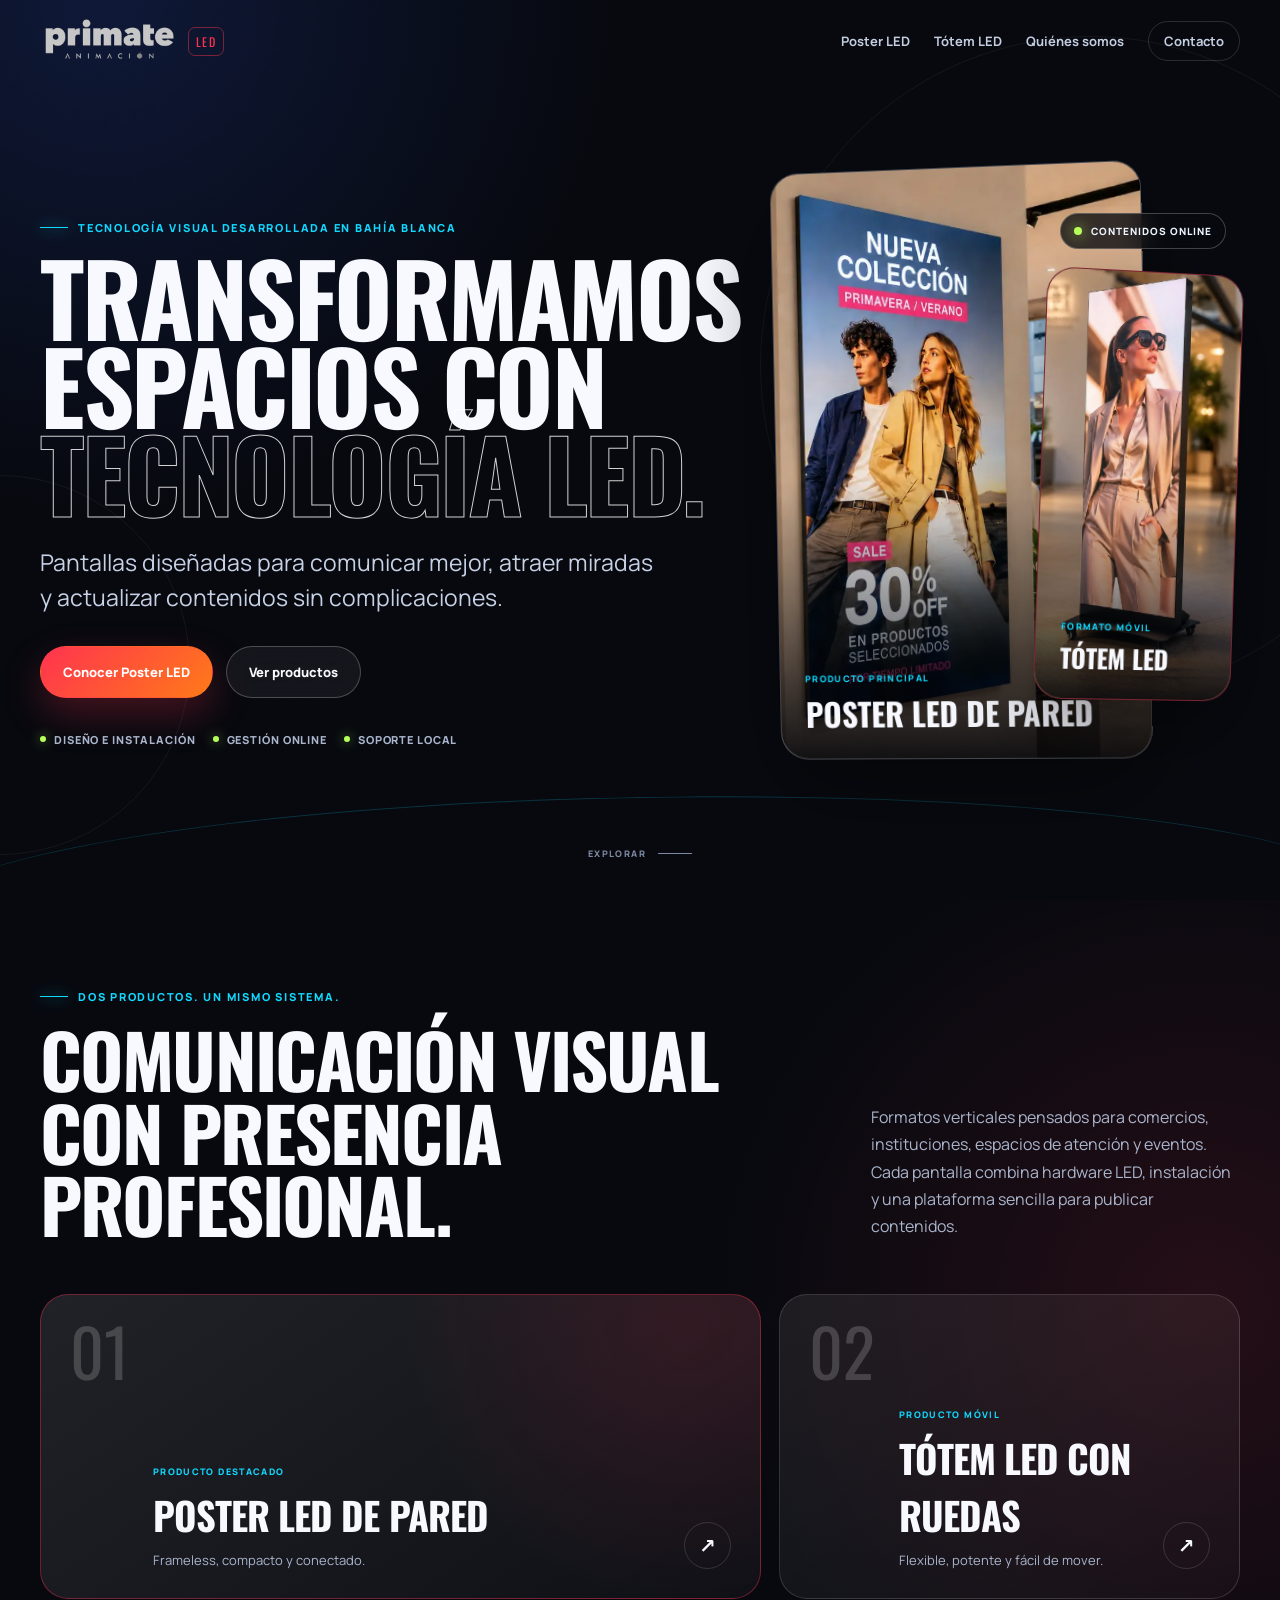
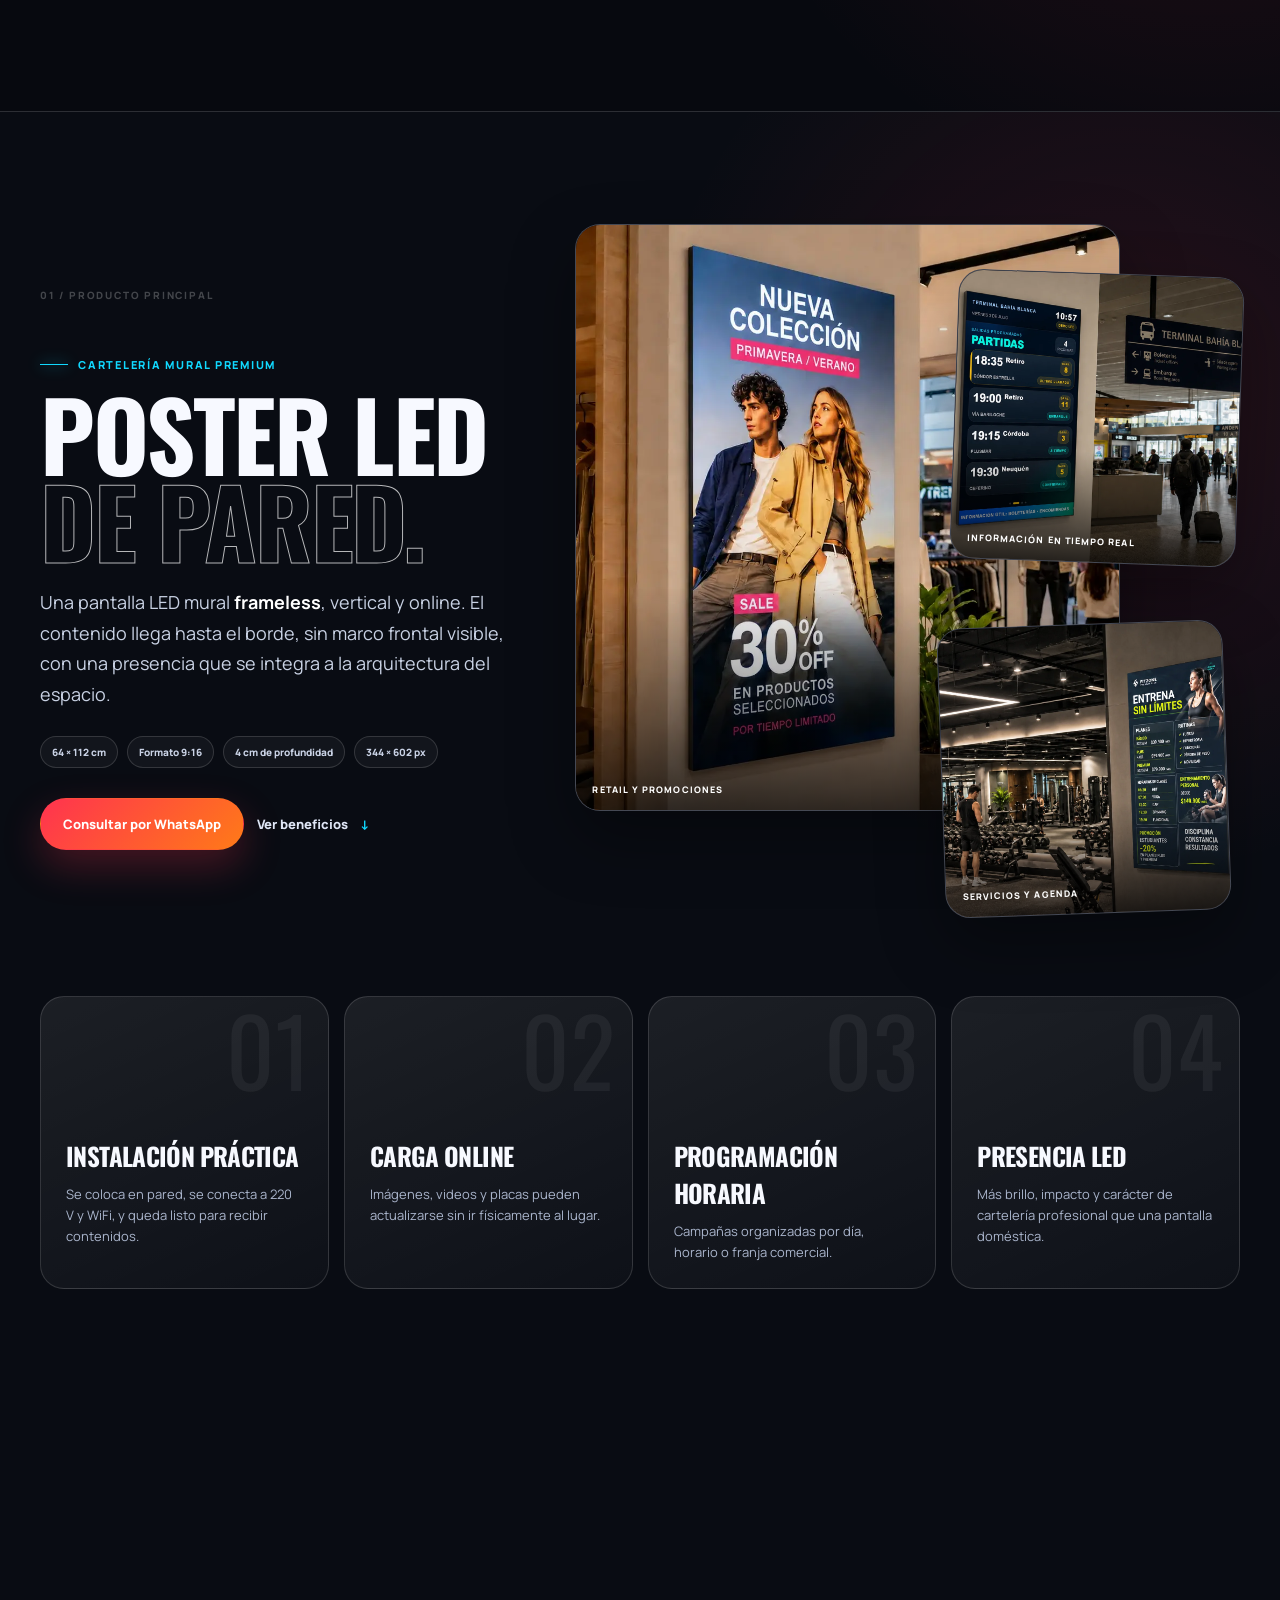
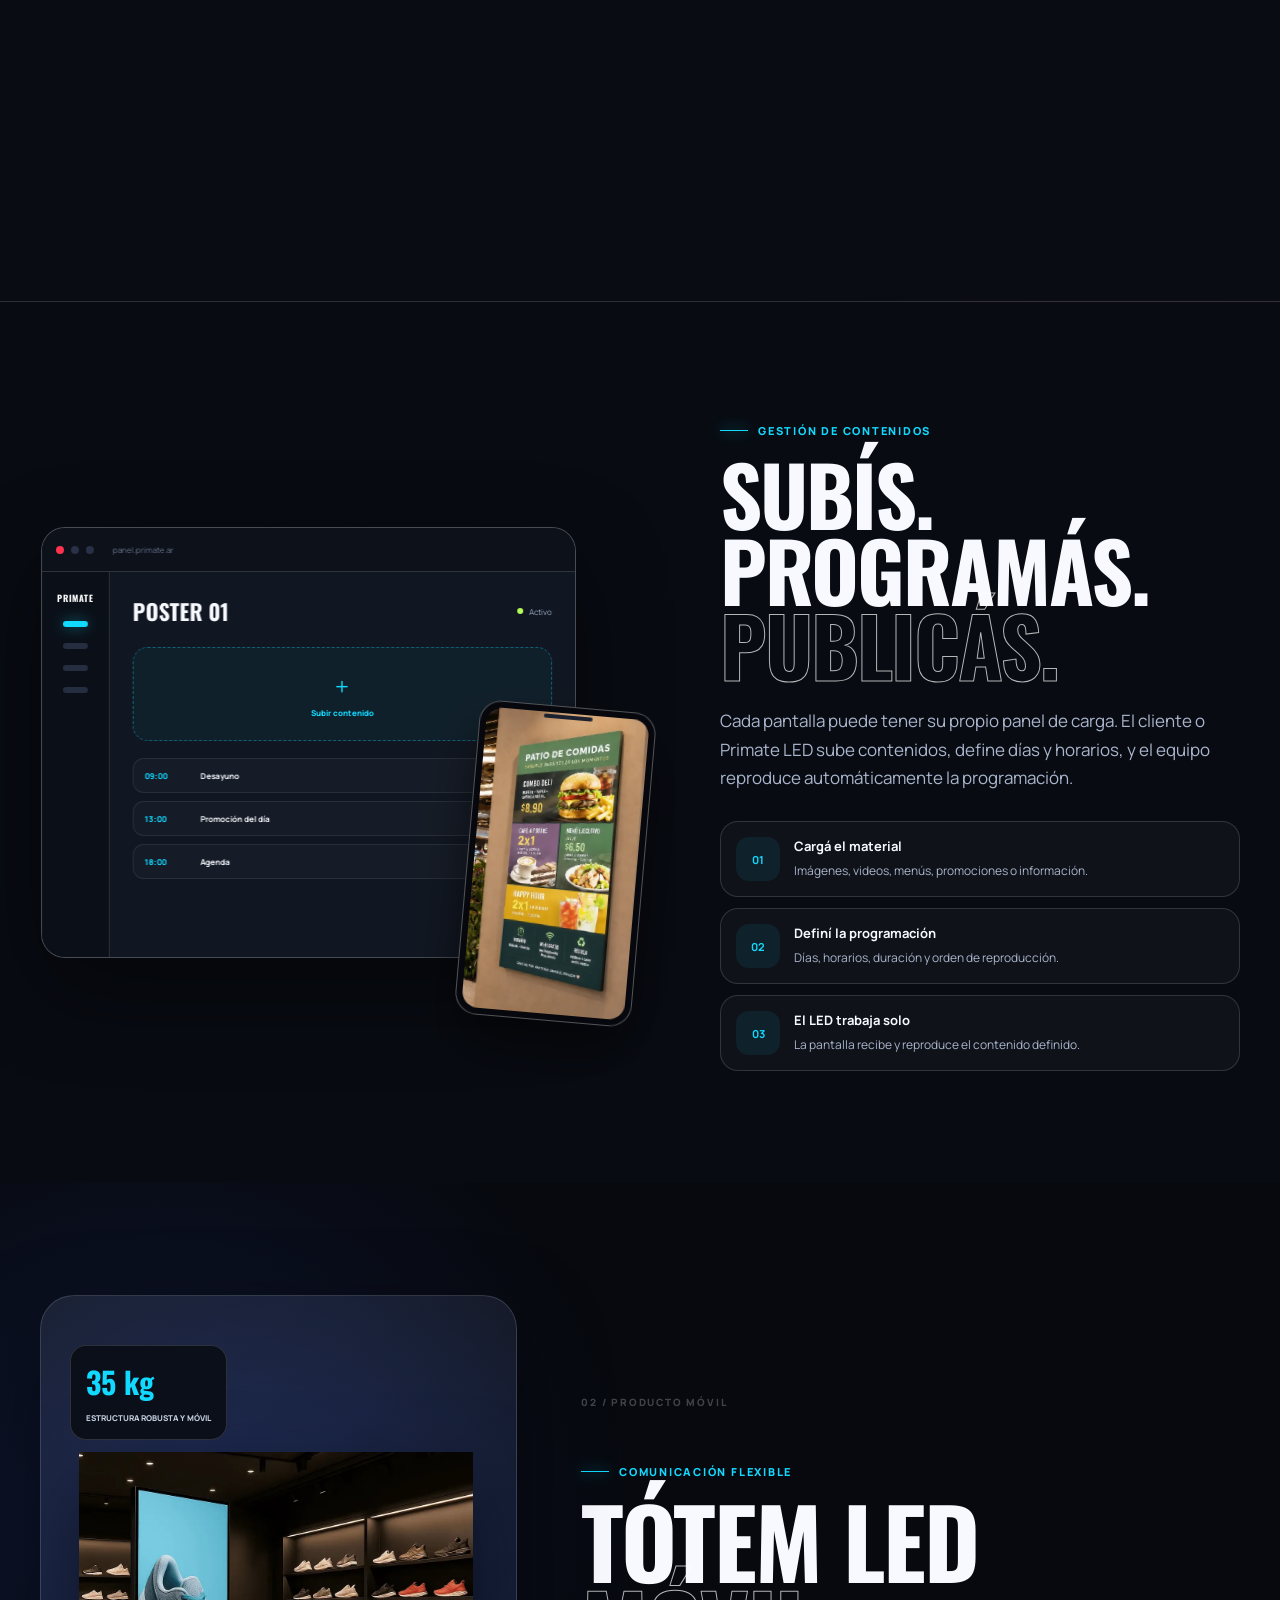
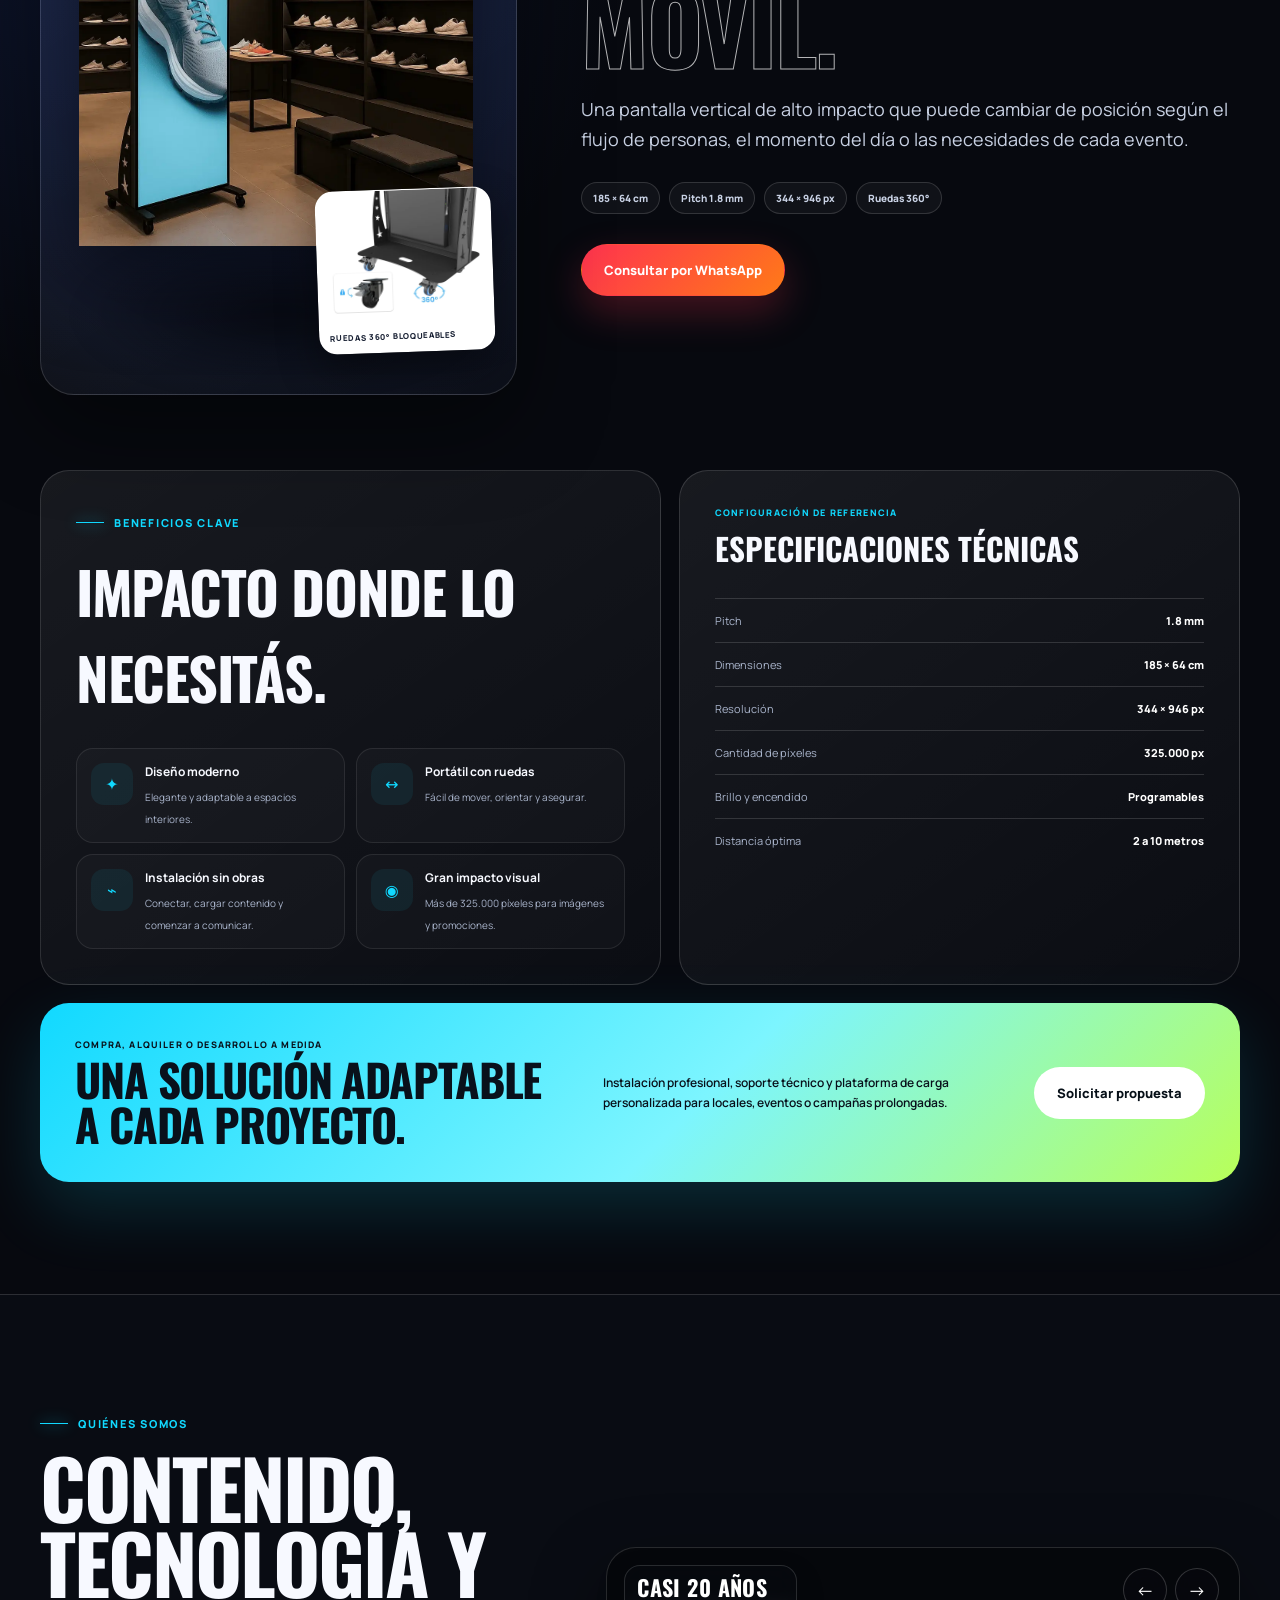
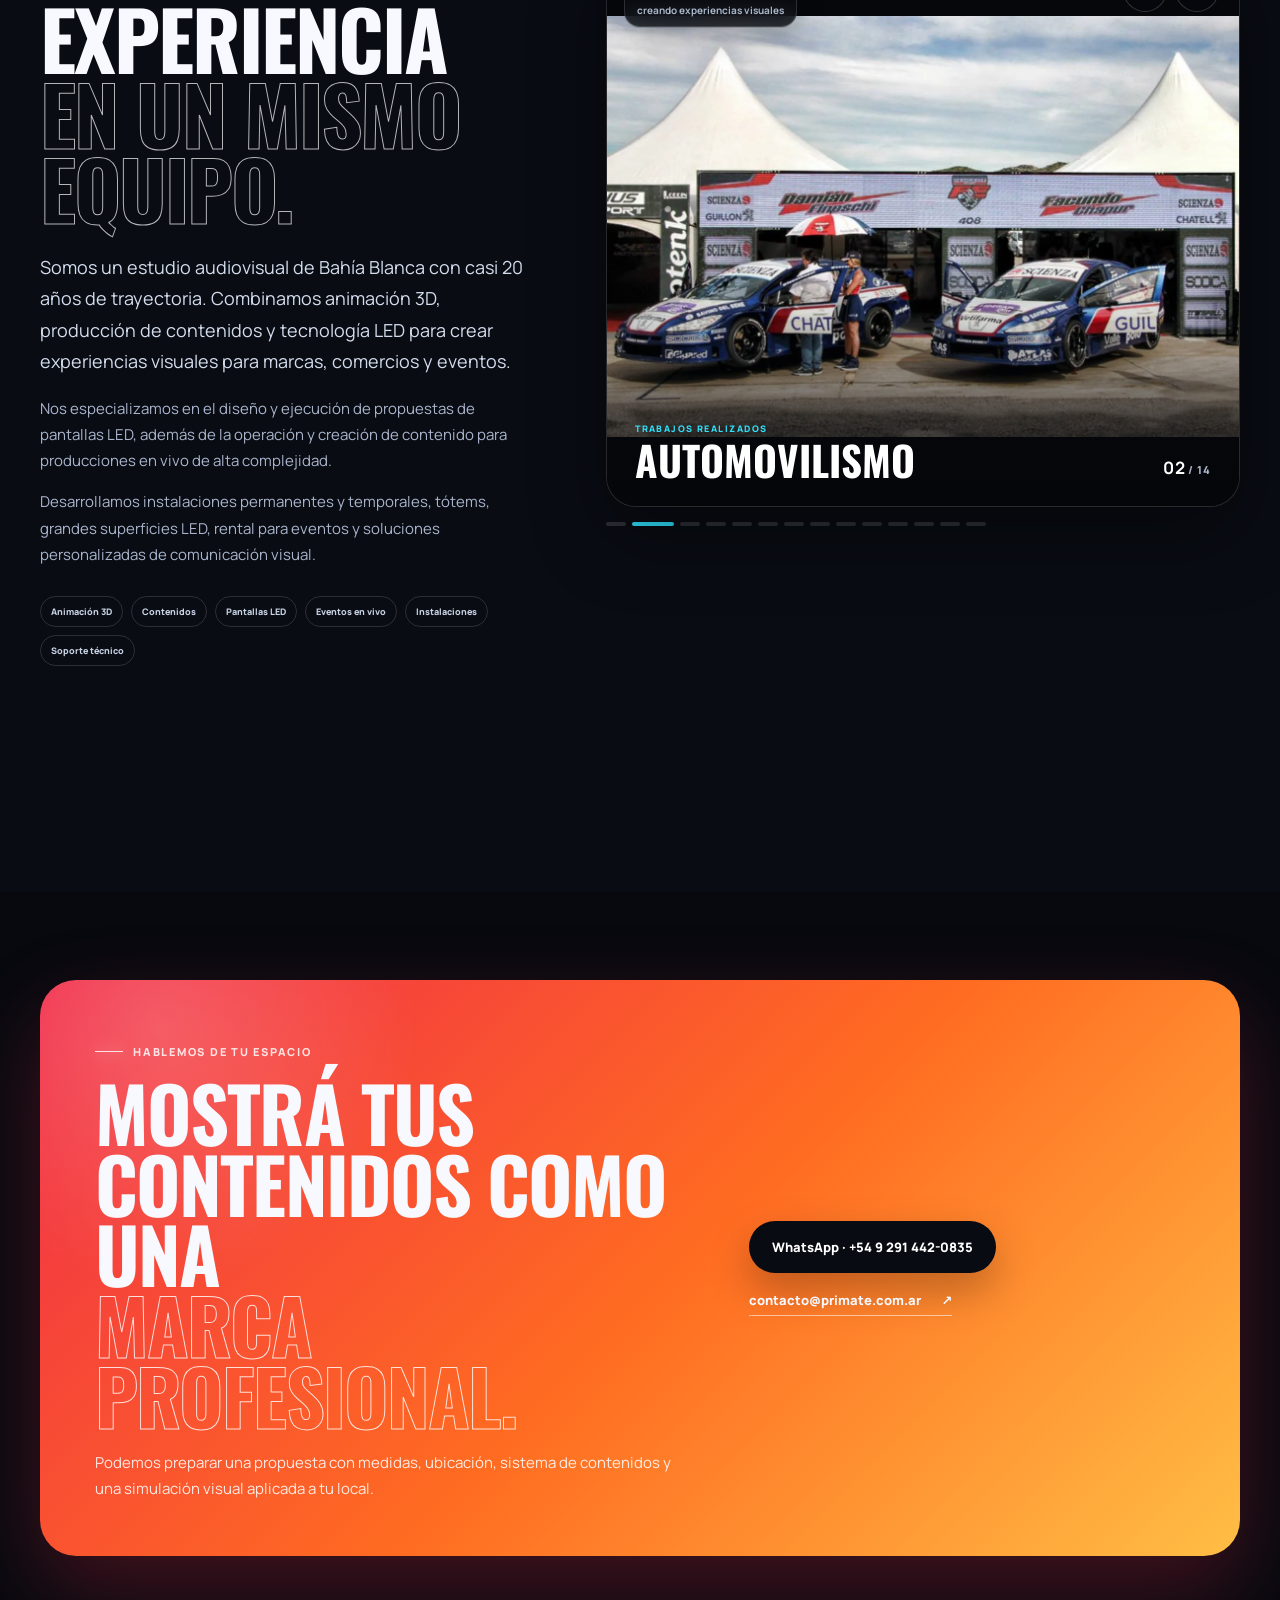
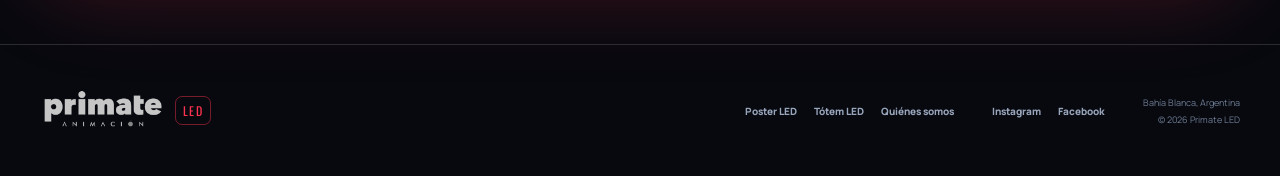
<file: index.html>
<!doctype html>
<html lang="es">
<head>
  <meta charset="utf-8">
  <meta name="viewport" content="width=device-width, initial-scale=1">
  <title>Primate LED | Poster LED y Tótems LED</title>
  <meta name="description" content="Primate LED desarrolla Poster LED de pared, tótems LED móviles y soluciones visuales conectadas para comercios, marcas y eventos.">
  <meta name="theme-color" content="#07090f">
  <meta property="og:title" content="Primate LED | Tecnología que transforma espacios">
  <meta property="og:description" content="Poster LED de pared y tótems LED móviles con gestión online de contenidos.">
  <meta property="og:type" content="website">
  <meta property="og:url" content="https://primate.ar/">
  <meta property="og:image" content="https://primate.ar/assets/images/poster-gastronomia.webp">
  <link rel="icon" href="assets/images/favicon.svg" type="image/svg+xml">
  <link rel="preconnect" href="https://fonts.googleapis.com">
  <link rel="preconnect" href="https://fonts.gstatic.com" crossorigin>
  <link href="https://fonts.googleapis.com/css2?family=Manrope:wght@400;500;600;700;800&family=Oswald:wght@500;600;700&display=swap" rel="stylesheet">
  <link rel="stylesheet" href="assets/css/styles.css">

  <style id="experience-slideshow-critical">
    /* Slideshow Quiénes somos: estilos críticos embebidos para que funcione aun con CSS cacheado */
    .about-slideshow{position:relative;min-width:0}
    .about-slideshow .experience-stage{position:relative;width:100%;aspect-ratio:4/3;min-height:560px;overflow:hidden;border:1px solid rgba(255,255,255,.14);border-radius:30px;background:#05070b;box-shadow:0 28px 75px rgba(0,0,0,.42)}
    .about-slideshow .experience-slide{position:absolute!important;inset:0!important;margin:0!important;opacity:0!important;visibility:hidden!important;transform:scale(1.02);transition:opacity .7s ease,transform 1.1s ease;pointer-events:none}
    .about-slideshow .experience-slide.is-active{z-index:2;opacity:1!important;visibility:visible!important;transform:scale(1)}
    .about-slideshow .experience-slide img{display:block;width:100%;height:100%;object-fit:contain;object-position:center}
    .about-slideshow .experience-shade{position:absolute;z-index:4;inset:0;pointer-events:none;background:linear-gradient(180deg,transparent 54%,rgba(4,6,10,.16) 67%,rgba(4,6,10,.94) 100%)}
    .about-slideshow .experience-caption{position:absolute;z-index:6;left:28px;right:28px;bottom:25px;display:flex;align-items:flex-end;justify-content:space-between;gap:22px;pointer-events:none}
    .about-slideshow .experience-caption>div{min-width:0}
    .about-slideshow .experience-caption span:first-child{display:block;margin-bottom:5px;color:#2fe2ff;font-size:9px;font-weight:800;letter-spacing:.16em;text-transform:uppercase}
    .about-slideshow .experience-caption strong{display:block;max-width:620px;color:#fff;font-family:"Oswald",sans-serif;font-size:clamp(26px,3.2vw,43px);line-height:1;text-transform:uppercase}
    .about-slideshow .experience-counter{flex:0 0 auto;margin-bottom:2px;color:#aab6ca;font-size:11px;font-weight:800;letter-spacing:.08em}
    .about-slideshow .experience-counter b{color:#fff;font-size:17px}
    .about-slideshow .experience-controls{position:absolute;z-index:8;top:20px;right:20px;display:flex;gap:8px}
    .about-slideshow .experience-arrow{width:44px;height:44px;display:grid;place-items:center;border:1px solid rgba(255,255,255,.18);border-radius:50%;color:#fff;background:rgba(7,9,15,.72);backdrop-filter:blur(12px);cursor:pointer;font-size:18px}
    .about-slideshow .experience-dots{display:flex;align-items:center;gap:6px;margin-top:15px;overflow-x:auto;scrollbar-width:none}
    .about-slideshow .experience-dots::-webkit-scrollbar{display:none}
    .about-slideshow .experience-dot{flex:0 0 auto;width:20px;height:4px;padding:0;border:0;border-radius:999px;background:rgba(255,255,255,.15);cursor:pointer;transition:width .3s ease,background .3s ease}
    .about-slideshow .experience-dot.is-active{width:42px;background:#2fe2ff}
    @media(max-width:1040px){.about-slideshow .experience-stage{min-height:0;aspect-ratio:16/10}}
    @media(max-width:760px){.about-slideshow .experience-stage{aspect-ratio:4/3;border-radius:23px}.about-slideshow .experience-caption{left:18px;right:18px;bottom:17px}.about-slideshow .experience-caption strong{font-size:clamp(24px,7.3vw,34px)}.about-slideshow .experience-controls{top:13px;right:13px}.about-slideshow .experience-arrow{width:40px;height:40px}.about-slideshow .experience-dots{margin-top:12px;gap:5px}.about-slideshow .experience-dot{width:15px}.about-slideshow .experience-dot.is-active{width:34px}}
    @media(max-width:480px){.about-slideshow .experience-stage{aspect-ratio:1/1}.about-slideshow .experience-counter{display:none}}
    @media(prefers-reduced-motion:reduce){.about-slideshow .experience-slide{transition:none;transform:none}}
    .about-slideshow .about-badge{position:absolute;z-index:7;top:18px;left:18px;right:auto;bottom:auto;display:flex;flex-direction:column;gap:2px;padding:10px 12px;border:1px solid rgba(255,255,255,.14);border-radius:16px;background:rgba(7,9,15,.78);backdrop-filter:blur(12px);box-shadow:0 12px 28px rgba(0,0,0,.22)}
    .about-slideshow .about-badge strong{display:block;color:#fff;font-family:"Oswald",sans-serif;font-size:clamp(15px,1.8vw,22px);line-height:1;text-transform:uppercase;letter-spacing:.02em}
    .about-slideshow .about-badge span{display:block;color:#aab6ca;font-size:10px;font-weight:700;line-height:1.25;text-transform:none}
    @media(max-width:760px){.about-slideshow .about-badge{top:12px;left:12px;padding:8px 10px;border-radius:14px}.about-slideshow .about-badge strong{font-size:15px}.about-slideshow .about-badge span{font-size:9px}}

  </style>
  <script src="assets/js/main.js" defer></script>
</head>
<body>
  <a class="skip-link" href="#contenido">Saltar al contenido</a>

  <nav class="site-nav" aria-label="Navegación principal">
    <div class="container nav-inner">
      <a class="brand" href="#inicio" aria-label="Primate LED, inicio">
        <img src="assets/images/primate-logo.png" alt="Primate Animación">
        <span>LED</span>
      </a>

      <button class="menu-toggle" type="button" aria-expanded="false" aria-controls="nav-links" aria-label="Abrir menú">
        <span></span><span></span>
      </button>

      <div class="nav-links" id="nav-links">
        <a href="#poster-led">Poster LED</a>
        <a href="#totem-led">Tótem LED</a>
        <a href="#quienes-somos">Quiénes somos</a>
        <a class="nav-contact" href="#contacto">Contacto</a>
      </div>
    </div>
  </nav>

  <main id="contenido">
    <header class="hero" id="inicio">
      <div class="hero-orbit hero-orbit-one" aria-hidden="true"></div>
      <div class="hero-orbit hero-orbit-two" aria-hidden="true"></div>

      <div class="container hero-grid">
        <div class="hero-copy reveal">
          <div class="eyebrow"><span></span> Tecnología visual desarrollada en Bahía Blanca</div>
          <h1>Transformamos espacios con <em>tecnología LED.</em></h1>
          <p class="hero-lead">Pantallas diseñadas para comunicar mejor, atraer miradas y actualizar contenidos sin complicaciones.</p>
          <div class="hero-actions">
            <a class="button button-primary" href="#poster-led">Conocer Poster LED</a>
            <a class="button button-secondary" href="#productos">Ver productos</a>
          </div>
          <div class="hero-proof">
            <span>Diseño e instalación</span>
            <span>Gestión online</span>
            <span>Soporte local</span>
          </div>
        </div>

        <div class="hero-visual reveal" aria-label="Poster LED de pared y Tótem LED móvil">
          <article class="hero-product hero-poster">
            <img src="assets/images/poster-retail.webp" alt="Poster LED de pared instalado en un local de indumentaria">
            <div class="hero-product-label">
              <span>Producto principal</span>
              <strong>Poster LED de pared</strong>
            </div>
          </article>
          <article class="hero-product hero-totem">
            <img src="assets/images/TOTEM-BBPS-1c.webp" alt="Tótem LED móvil instalado en un local comercial">
            <div class="hero-product-label">
              <span>Formato móvil</span>
              <strong>Tótem LED</strong>
            </div>
          </article>
          <div class="hero-status"><i></i> Contenidos online</div>
        </div>
      </div>

      <a class="scroll-hint" href="#productos" aria-label="Ir a productos">
        <span>Explorar</span><i></i>
      </a>
    </header>

    <section class="section products-intro" id="productos">
      <div class="container">
        <div class="section-heading section-heading-wide reveal">
          <div>
            <div class="eyebrow"><span></span> Dos productos. Un mismo sistema.</div>
            <h2>Comunicación visual con presencia profesional.</h2>
          </div>
          <p>Formatos verticales pensados para comercios, instituciones, espacios de atención y eventos. Cada pantalla combina hardware LED, instalación y una plataforma sencilla para publicar contenidos.</p>
        </div>

        <div class="product-index">
          <a class="index-card index-card-primary reveal" href="#poster-led">
            <span class="index-number">01</span>
            <div>
              <small>Producto destacado</small>
              <h3>Poster LED de pared</h3>
              <p>Frameless, compacto y conectado.</p>
            </div>
            <b aria-hidden="true">↗</b>
          </a>
          <a class="index-card reveal" href="#totem-led">
            <span class="index-number">02</span>
            <div>
              <small>Producto móvil</small>
              <h3>Tótem LED con ruedas</h3>
              <p>Flexible, potente y fácil de mover.</p>
            </div>
            <b aria-hidden="true">↗</b>
          </a>
        </div>
      </div>
    </section>

    <section class="section product-section poster-section" id="poster-led">
      <div class="container">
        <div class="product-hero">
          <div class="product-copy reveal">
            <div class="product-number">01 / PRODUCTO PRINCIPAL</div>
            <div class="eyebrow"><span></span> Cartelería mural premium</div>
            <h2>Poster LED <em>de pared.</em></h2>
            <p class="product-lead">Una pantalla LED mural <strong>frameless</strong>, vertical y online. El contenido llega hasta el borde, sin marco frontal visible, con una presencia que se integra a la arquitectura del espacio.</p>

            <div class="spec-pills" aria-label="Características principales">
              <span>64 × 112 cm</span>
              <span>Formato 9:16</span>
              <span>4 cm de profundidad</span>
              <span>344 × 602 px</span>
            </div>

            <div class="product-actions">
              <a class="button button-primary" href="https://wa.me/5492914420835?text=Hola%20Primate%20LED%2C%20quiero%20consultar%20por%20el%20Poster%20LED%20de%20pared" target="_blank" rel="noopener">Consultar por WhatsApp</a>
              <a class="text-link" href="#poster-beneficios">Ver beneficios <span>↓</span></a>
            </div>
          </div>

          <div class="poster-gallery reveal">
            <figure class="poster-gallery-main">
              <img src="assets/images/poster-retail.webp" alt="Poster LED de pared en un local de indumentaria" loading="lazy">
              <figcaption>Retail y promociones</figcaption>
            </figure>
            <figure>
              <img src="assets/images/poster-terminal.webp" alt="Poster LED de pared con información de servicios" loading="lazy">
              <figcaption>Información en tiempo real</figcaption>
            </figure>
            <figure>
              <img src="assets/images/poster-gimnasio.webp" alt="Poster LED de pared en un gimnasio" loading="lazy">
              <figcaption>Servicios y agenda</figcaption>
            </figure>
          </div>
        </div>

        <div class="feature-grid" id="poster-beneficios">
          <article class="feature-card reveal">
            <span>01</span>
            <h3>Instalación práctica</h3>
            <p>Se coloca en pared, se conecta a 220 V y WiFi, y queda listo para recibir contenidos.</p>
          </article>
          <article class="feature-card reveal">
            <span>02</span>
            <h3>Carga online</h3>
            <p>Imágenes, videos y placas pueden actualizarse sin ir físicamente al lugar.</p>
          </article>
          <article class="feature-card reveal">
            <span>03</span>
            <h3>Programación horaria</h3>
            <p>Campañas organizadas por día, horario o franja comercial.</p>
          </article>
          <article class="feature-card reveal">
            <span>04</span>
            <h3>Presencia LED</h3>
            <p>Más brillo, impacto y carácter de cartelería profesional que una pantalla doméstica.</p>
          </article>
        </div>

        <div class="comparison reveal">
          <div class="comparison-copy">
            <div class="eyebrow"><span></span> Más que una pantalla</div>
            <h3>Mejor que una TV con pendrive.</h3>
            <p>La diferencia está en el sistema completo: publicar, actualizar y programar contenidos de forma remota, sin depender del personal del comercio.</p>
          </div>
          <div class="comparison-columns">
            <div class="comparison-column comparison-muted">
              <strong>TV + pendrive</strong>
              <ul>
                <li>Cambio manual de archivos</li>
                <li>Contenido fácil de desactualizar</li>
                <li>Sin programación comercial real</li>
                <li>Aspecto de pantalla doméstica</li>
              </ul>
            </div>
            <div class="comparison-column comparison-highlight">
              <strong>Poster LED online</strong>
              <ul>
                <li>Actualización remota</li>
                <li>Campañas por día y horario</li>
                <li>Formato vertical 9:16</li>
                <li>Instalación y soporte incluidos</li>
              </ul>
            </div>
          </div>
        </div>
      </div>
    </section>

    <section class="section platform-section">
      <div class="container platform-grid">
        <div class="platform-visual reveal" aria-label="Esquema de gestión online de contenidos">
          <div class="platform-browser">
            <div class="browser-bar"><i></i><i></i><i></i><span>panel.primate.ar</span></div>
            <div class="browser-body">
              <div class="browser-sidebar">
                <b>PRIMATE</b>
                <span class="active"></span><span></span><span></span><span></span>
              </div>
              <div class="browser-content">
                <div class="browser-title"><strong>Poster 01</strong><small><i></i> Activo</small></div>
                <div class="upload-card"><b>＋</b><span>Subir contenido</span></div>
                <div class="schedule-row"><span>09:00</span><b>Desayuno</b><em>Publicado</em></div>
                <div class="schedule-row"><span>13:00</span><b>Promoción del día</b><em>Publicado</em></div>
                <div class="schedule-row"><span>18:00</span><b>Agenda</b><em>Programado</em></div>
              </div>
            </div>
          </div>
          <div class="platform-phone">
            <span></span>
            <img src="assets/images/poster-gastronomia-phone.webp" alt="Vista completa del contenido publicado en el Poster LED" loading="lazy">
          </div>
        </div>

        <div class="platform-copy reveal">
          <div class="eyebrow"><span></span> Gestión de contenidos</div>
          <h2>Subís. Programás. <em>Publicás.</em></h2>
          <p>Cada pantalla puede tener su propio panel de carga. El cliente o Primate LED sube contenidos, define días y horarios, y el equipo reproduce automáticamente la programación.</p>
          <ol class="steps">
            <li><b>01</b><div><strong>Cargá el material</strong><span>Imágenes, videos, menús, promociones o información.</span></div></li>
            <li><b>02</b><div><strong>Definí la programación</strong><span>Días, horarios, duración y orden de reproducción.</span></div></li>
            <li><b>03</b><div><strong>El LED trabaja solo</strong><span>La pantalla recibe y reproduce el contenido definido.</span></div></li>
          </ol>
        </div>
      </div>
    </section>

    <section class="section product-section totem-section" id="totem-led">
      <div class="container">
        <div class="product-hero product-hero-reverse">
          <div class="product-copy reveal">
            <div class="product-number">02 / PRODUCTO MÓVIL</div>
            <div class="eyebrow"><span></span> Comunicación flexible</div>
            <h2>Tótem LED <em>móvil.</em></h2>
            <p class="product-lead">Una pantalla vertical de alto impacto que puede cambiar de posición según el flujo de personas, el momento del día o las necesidades de cada evento.</p>

            <div class="spec-pills">
              <span>185 × 64 cm</span>
              <span>Pitch 1.8 mm</span>
              <span>344 × 946 px</span>
              <span>Ruedas 360°</span>
            </div>

            <div class="product-actions">
              <a class="button button-primary" href="https://wa.me/5492914420835?text=Hola%20Primate%20LED%2C%20quiero%20consultar%20por%20el%20T%C3%B3tem%20LED%20m%C3%B3vil" target="_blank" rel="noopener">Consultar por WhatsApp</a>
            </div>
          </div>

          <div class="totem-showcase reveal">
            <figure class="totem-main">
              <img src="assets/images/totem-calzado.webp" alt="Tótem LED móvil en un local de calzado" loading="lazy">
            </figure>
            <figure class="totem-detail">
              <img src="assets/images/totem-ruedas.webp" alt="Detalle de las ruedas giratorias del Tótem LED" loading="lazy">
              <figcaption>Ruedas 360° bloqueables</figcaption>
            </figure>
            <div class="totem-fact"><strong>35 kg</strong><span>Estructura robusta y móvil</span></div>
          </div>
        </div>

        <div class="totem-content-grid">
          <div class="totem-benefits reveal">
            <div class="eyebrow"><span></span> Beneficios clave</div>
            <h3>Impacto donde lo necesitás.</h3>
            <div class="benefit-list">
              <article><i>✦</i><div><strong>Diseño moderno</strong><span>Elegante y adaptable a espacios interiores.</span></div></article>
              <article><i>↔</i><div><strong>Portátil con ruedas</strong><span>Fácil de mover, orientar y asegurar.</span></div></article>
              <article><i>⌁</i><div><strong>Instalación sin obras</strong><span>Conectar, cargar contenido y comenzar a comunicar.</span></div></article>
              <article><i>◉</i><div><strong>Gran impacto visual</strong><span>Más de 325.000 píxeles para imágenes y promociones.</span></div></article>
            </div>
          </div>

          <div class="spec-table reveal">
            <div class="spec-table-head">
              <small>Configuración de referencia</small>
              <strong>Especificaciones técnicas</strong>
            </div>
            <dl>
              <div><dt>Pitch</dt><dd>1.8 mm</dd></div>
              <div><dt>Dimensiones</dt><dd>185 × 64 cm</dd></div>
              <div><dt>Resolución</dt><dd>344 × 946 px</dd></div>
              <div><dt>Cantidad de píxeles</dt><dd>325.000 px</dd></div>
              <div><dt>Brillo y encendido</dt><dd>Programables</dd></div>
              <div><dt>Distancia óptima</dt><dd>2 a 10 metros</dd></div>
            </dl>
          </div>
        </div>

        <div class="rental-banner reveal">
          <div>
            <small>Compra, alquiler o desarrollo a medida</small>
            <h3>Una solución adaptable a cada proyecto.</h3>
          </div>
          <p>Instalación profesional, soporte técnico y plataforma de carga personalizada para locales, eventos o campañas prolongadas.</p>
          <a class="button button-light" href="#contacto">Solicitar propuesta</a>
        </div>
      </div>
    </section>

    <section class="section about-section" id="quienes-somos">
      <div class="container">
        <div class="about-grid">
          <div class="about-copy reveal">
            <div class="eyebrow"><span></span> Quiénes somos</div>
            <h2>Contenido, tecnología y experiencia <em>en un mismo equipo.</em></h2>
            <p class="about-lead">Somos un estudio audiovisual de Bahía Blanca con casi 20 años de trayectoria. Combinamos animación 3D, producción de contenidos y tecnología LED para crear experiencias visuales para marcas, comercios y eventos.</p>
            <p>Nos especializamos en el diseño y ejecución de propuestas de pantallas LED, además de la operación y creación de contenido para producciones en vivo de alta complejidad.</p>
            <p>Desarrollamos instalaciones permanentes y temporales, tótems, grandes superficies LED, rental para eventos y soluciones personalizadas de comunicación visual.</p>

            <div class="about-tags">
              <span>Animación 3D</span>
              <span>Contenidos</span>
              <span>Pantallas LED</span>
              <span>Eventos en vivo</span>
              <span>Instalaciones</span>
              <span>Soporte técnico</span>
            </div>
          </div>

          <div class="about-slideshow reveal" data-experience-slideshow aria-label="Trabajos realizados por Primate LED">
            <div class="experience-stage">
              <figure class="experience-slide is-active" data-title="AmeriCup Bahía Blanca" aria-hidden="false">
                <img src="assets/images/experiencia/americup-bahia-blanca.webp" alt="AmeriCup Bahía Blanca" loading="eager" fetchpriority="high">
              </figure>
              <figure class="experience-slide" data-title="Automovilismo" aria-hidden="true">
                <img src="assets/images/experiencia/automovilismo.webp" alt="Automovilismo" loading="lazy">
              </figure>
              <figure class="experience-slide" data-title="Bahía Basket" aria-hidden="true">
                <img src="assets/images/experiencia/bahia-basket.webp" alt="Bahía Basket" loading="lazy">
              </figure>
              <figure class="experience-slide" data-title="Camarón y Langostino" aria-hidden="true">
                <img src="assets/images/experiencia/camaron-y-langostino.webp" alt="Camarón y Langostino" loading="lazy">
              </figure>
              <figure class="experience-slide" data-title="Camarón y Langostino 1" aria-hidden="true">
                <img src="assets/images/experiencia/camaron-y-langostino-1.webp" alt="Camarón y Langostino 1" loading="lazy">
              </figure>
              <figure class="experience-slide" data-title="Conferencia Manu Ginóbili" aria-hidden="true">
                <img src="assets/images/experiencia/conferencia-manu-ginobili.webp" alt="Conferencia Manu Ginóbili" loading="lazy">
              </figure>
              <figure class="experience-slide" data-title="Domo La Rioja" aria-hidden="true">
                <img src="assets/images/experiencia/domo-la-rioja.webp" alt="Domo La Rioja" loading="lazy">
              </figure>
              <figure class="experience-slide" data-title="Juego de las Estrellas" aria-hidden="true">
                <img src="assets/images/experiencia/juego-de-las-estrellas.webp" alt="Juego de las Estrellas" loading="lazy">
              </figure>
              <figure class="experience-slide" data-title="Las Vegas" aria-hidden="true">
                <img src="assets/images/experiencia/las-vegas.webp" alt="Las Vegas" loading="lazy">
              </figure>
              <figure class="experience-slide" data-title="Midgets" aria-hidden="true">
                <img src="assets/images/experiencia/midgets.webp" alt="Midgets" loading="lazy">
              </figure>
              <figure class="experience-slide" data-title="Monster Show" aria-hidden="true">
                <img src="assets/images/experiencia/monster-show.webp" alt="Monster Show" loading="lazy">
              </figure>
              <figure class="experience-slide" data-title="Monumental · Despedida de Ponzio" aria-hidden="true">
                <img src="assets/images/experiencia/monumental-despedida-de-ponzio.webp" alt="Monumental · Despedida de Ponzio" loading="lazy">
              </figure>
              <figure class="experience-slide" data-title="River Plate · Despedida de Ponzio" aria-hidden="true">
                <img src="assets/images/experiencia/river-plate-despedida-de-ponzio.webp" alt="River Plate · Despedida de Ponzio" loading="lazy">
              </figure>
              <figure class="experience-slide" data-title="Selección Argentina" aria-hidden="true">
                <img src="assets/images/experiencia/seleccion-argentina.webp" alt="Selección Argentina" loading="lazy">
              </figure>
              <div class="experience-shade" aria-hidden="true"></div>
              <div class="experience-caption" aria-live="polite">
                <div>
                  <span>Trabajos realizados</span>
                  <strong data-experience-title>AmeriCup Bahía Blanca</strong>
                </div>
                <span class="experience-counter"><b data-experience-current>01</b> / 14</span>
              </div>
              <div class="experience-controls" aria-label="Controles del slideshow">
                <button type="button" class="experience-arrow" data-experience-prev aria-label="Foto anterior">←</button>
                <button type="button" class="experience-arrow" data-experience-next aria-label="Foto siguiente">→</button>
              </div>
            </div>
            <div class="experience-dots" aria-label="Seleccionar trabajo">
              <button type="button" class="experience-dot is-active" data-experience-dot="0" aria-label="Ver AmeriCup Bahía Blanca" aria-current="true"></button>
              <button type="button" class="experience-dot" data-experience-dot="1" aria-label="Ver Automovilismo" aria-current="false"></button>
              <button type="button" class="experience-dot" data-experience-dot="2" aria-label="Ver Bahía Basket" aria-current="false"></button>
              <button type="button" class="experience-dot" data-experience-dot="3" aria-label="Ver Camarón y Langostino" aria-current="false"></button>
              <button type="button" class="experience-dot" data-experience-dot="4" aria-label="Ver Camarón y Langostino 1" aria-current="false"></button>
              <button type="button" class="experience-dot" data-experience-dot="5" aria-label="Ver Conferencia Manu Ginóbili" aria-current="false"></button>
              <button type="button" class="experience-dot" data-experience-dot="6" aria-label="Ver Domo La Rioja" aria-current="false"></button>
              <button type="button" class="experience-dot" data-experience-dot="7" aria-label="Ver Juego de las Estrellas" aria-current="false"></button>
              <button type="button" class="experience-dot" data-experience-dot="8" aria-label="Ver Las Vegas" aria-current="false"></button>
              <button type="button" class="experience-dot" data-experience-dot="9" aria-label="Ver Midgets" aria-current="false"></button>
              <button type="button" class="experience-dot" data-experience-dot="10" aria-label="Ver Monster Show" aria-current="false"></button>
              <button type="button" class="experience-dot" data-experience-dot="11" aria-label="Ver Monumental · Despedida de Ponzio" aria-current="false"></button>
              <button type="button" class="experience-dot" data-experience-dot="12" aria-label="Ver River Plate · Despedida de Ponzio" aria-current="false"></button>
              <button type="button" class="experience-dot" data-experience-dot="13" aria-label="Ver Selección Argentina" aria-current="false"></button>
            </div>
            <div class="about-badge"><strong>Casi 20 años</strong><span>creando experiencias visuales</span></div>
          </div>
        </div>

        <div class="client-line reveal">
          <span>Experiencia junto a</span>
          <div>
            <strong>Selección Argentina de Básquet</strong>
            <strong>Bahía Blanca Plaza Shopping</strong>
            <strong>Puerto de Bahía Blanca</strong>
            <strong>Cooperativa Obrera</strong>
            <strong>Club Olimpo</strong>
            <strong>Bahía Basket</strong>
          </div>
        </div>
      </div>
    </section>

    <section class="section contact-section" id="contacto">
      <div class="container">
        <div class="contact-panel reveal">
          <div class="contact-copy">
            <div class="eyebrow eyebrow-light"><span></span> Hablemos de tu espacio</div>
            <h2>Mostrá tus contenidos como una <em>marca profesional.</em></h2>
            <p>Podemos preparar una propuesta con medidas, ubicación, sistema de contenidos y una simulación visual aplicada a tu local.</p>
          </div>
          <div class="contact-actions">
            <a class="button button-dark" href="https://wa.me/5492914420835?text=Hola%20Primate%20LED%2C%20quiero%20recibir%20una%20propuesta" target="_blank" rel="noopener">WhatsApp · +54 9 291 442-0835</a>
            <a class="contact-email" href="mailto:contacto@primate.com.ar">contacto@primate.com.ar <span>↗</span></a>
          </div>
        </div>
      </div>
    </section>
  </main>

  <footer class="site-footer">
    <div class="container footer-grid">
      <div class="footer-brand">
        <img src="assets/images/primate-logo.png" alt="Primate Animación">
        <span>LED</span>
      </div>
      <div class="footer-links">
        <a href="#poster-led">Poster LED</a>
        <a href="#totem-led">Tótem LED</a>
        <a href="#quienes-somos">Quiénes somos</a>
      </div>
      <div class="footer-social">
        <a href="https://www.instagram.com/primateanimacion/" target="_blank" rel="noopener">Instagram</a>
        <a href="https://www.facebook.com/primate.animacion/" target="_blank" rel="noopener">Facebook</a>
      </div>
      <div class="footer-meta">
        <span>Bahía Blanca, Argentina</span>
        <span>© <span id="year"></span> Primate LED</span>
      </div>
    </div>
  </footer>

  <script id="experience-slideshow-runtime">
  (() => {
    const root = document.querySelector('[data-experience-slideshow]');
    if (!root || root.dataset.slideshowReady === 'true') return;
    root.dataset.slideshowReady = 'true';

    const slides = Array.from(root.querySelectorAll('.experience-slide'));
    const dots = Array.from(root.querySelectorAll('[data-experience-dot]'));
    const prev = root.querySelector('[data-experience-prev]');
    const next = root.querySelector('[data-experience-next]');
    const title = root.querySelector('[data-experience-title]');
    const current = root.querySelector('[data-experience-current]');
    let index = 0;
    let timer = null;

    function show(nextIndex) {
      if (!slides.length) return;
      index = (nextIndex + slides.length) % slides.length;
      slides.forEach((slide, i) => {
        const active = i === index;
        slide.classList.toggle('is-active', active);
        slide.setAttribute('aria-hidden', active ? 'false' : 'true');
      });
      dots.forEach((dot, i) => {
        const active = i === index;
        dot.classList.toggle('is-active', active);
        dot.setAttribute('aria-current', active ? 'true' : 'false');
      });
      if (title) title.textContent = slides[index].dataset.title || '';
      if (current) current.textContent = String(index + 1).padStart(2, '0');
    }

    function stop() {
      if (timer) clearInterval(timer);
      timer = null;
    }
    function start() {
      stop();
      if (slides.length > 1) timer = setInterval(() => show(index + 1), 4500);
    }
    function manual(nextIndex) {
      show(nextIndex);
      start();
    }

    prev?.addEventListener('click', () => manual(index - 1));
    next?.addEventListener('click', () => manual(index + 1));
    dots.forEach((dot, i) => dot.addEventListener('click', () => manual(i)));
    document.addEventListener('visibilitychange', () => document.hidden ? stop() : start());

    show(0);
    start();
  })();
  </script>

</body>
</html>
</file>
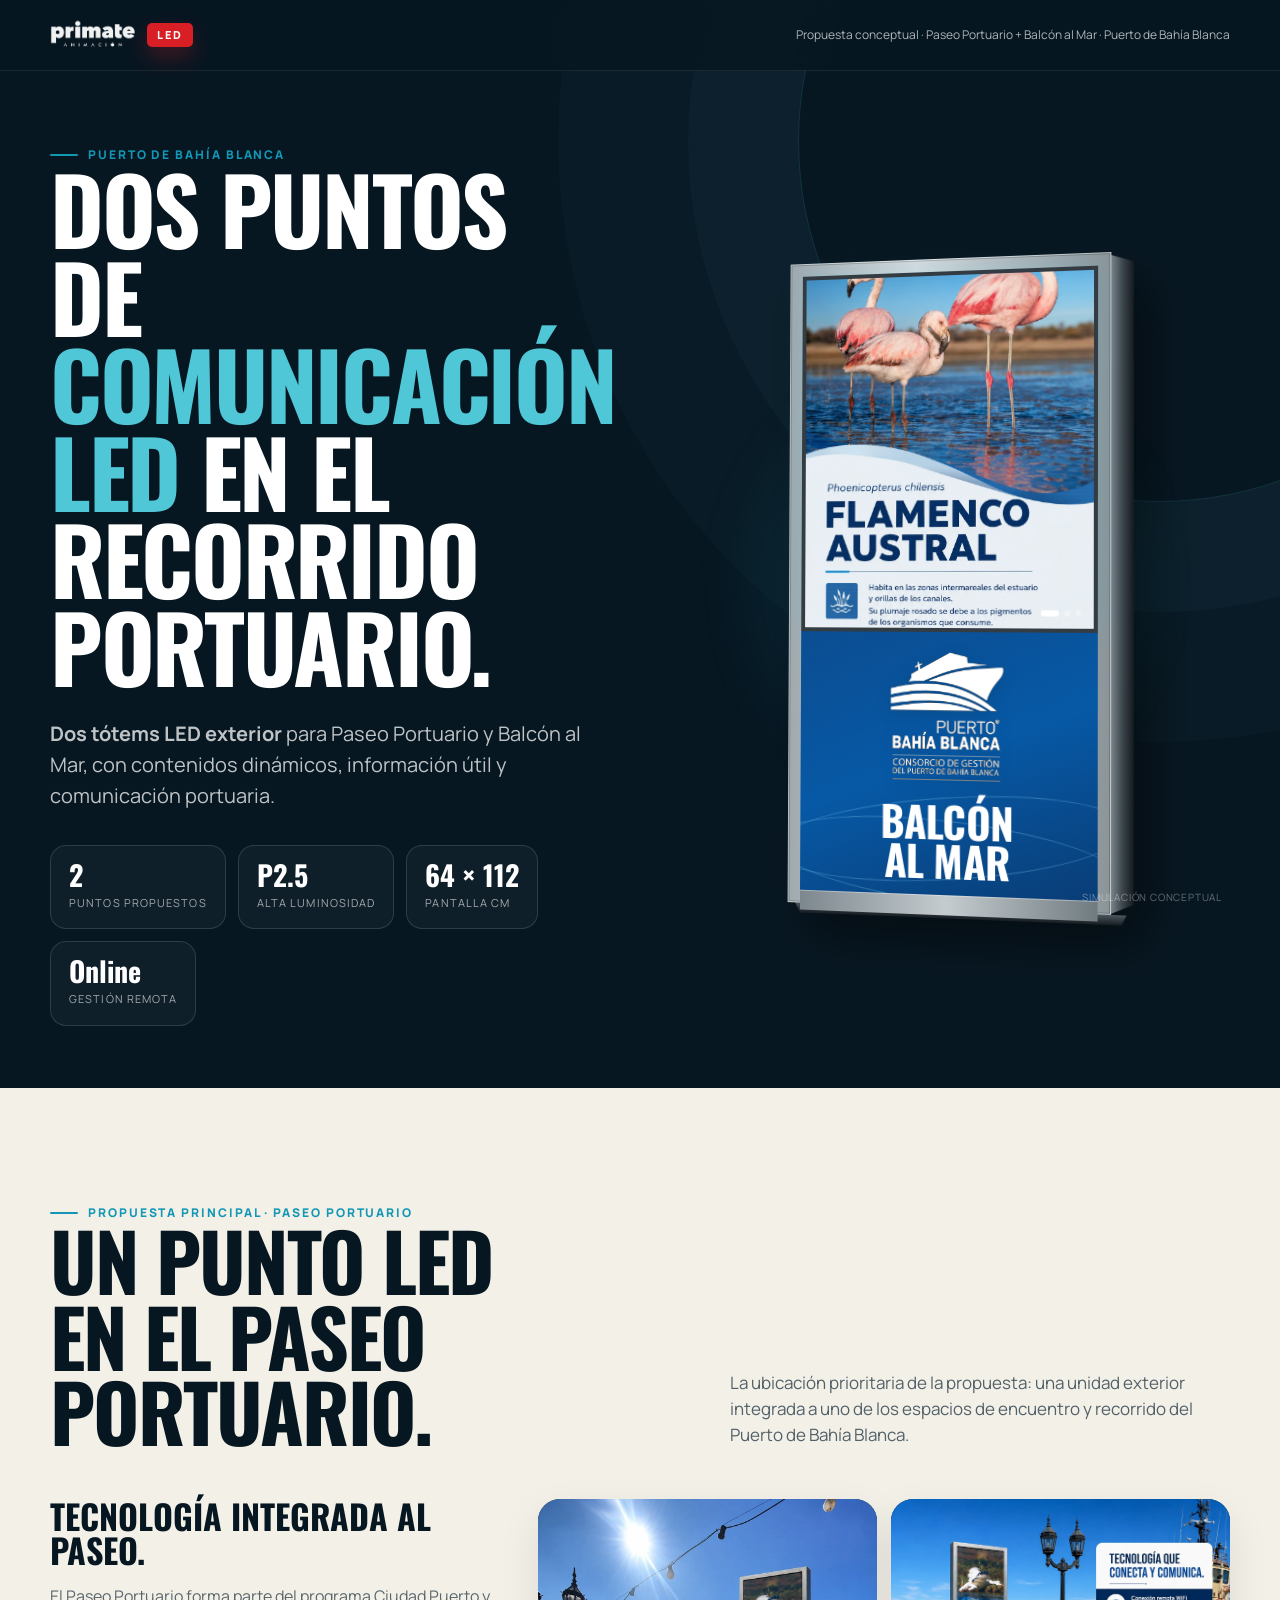
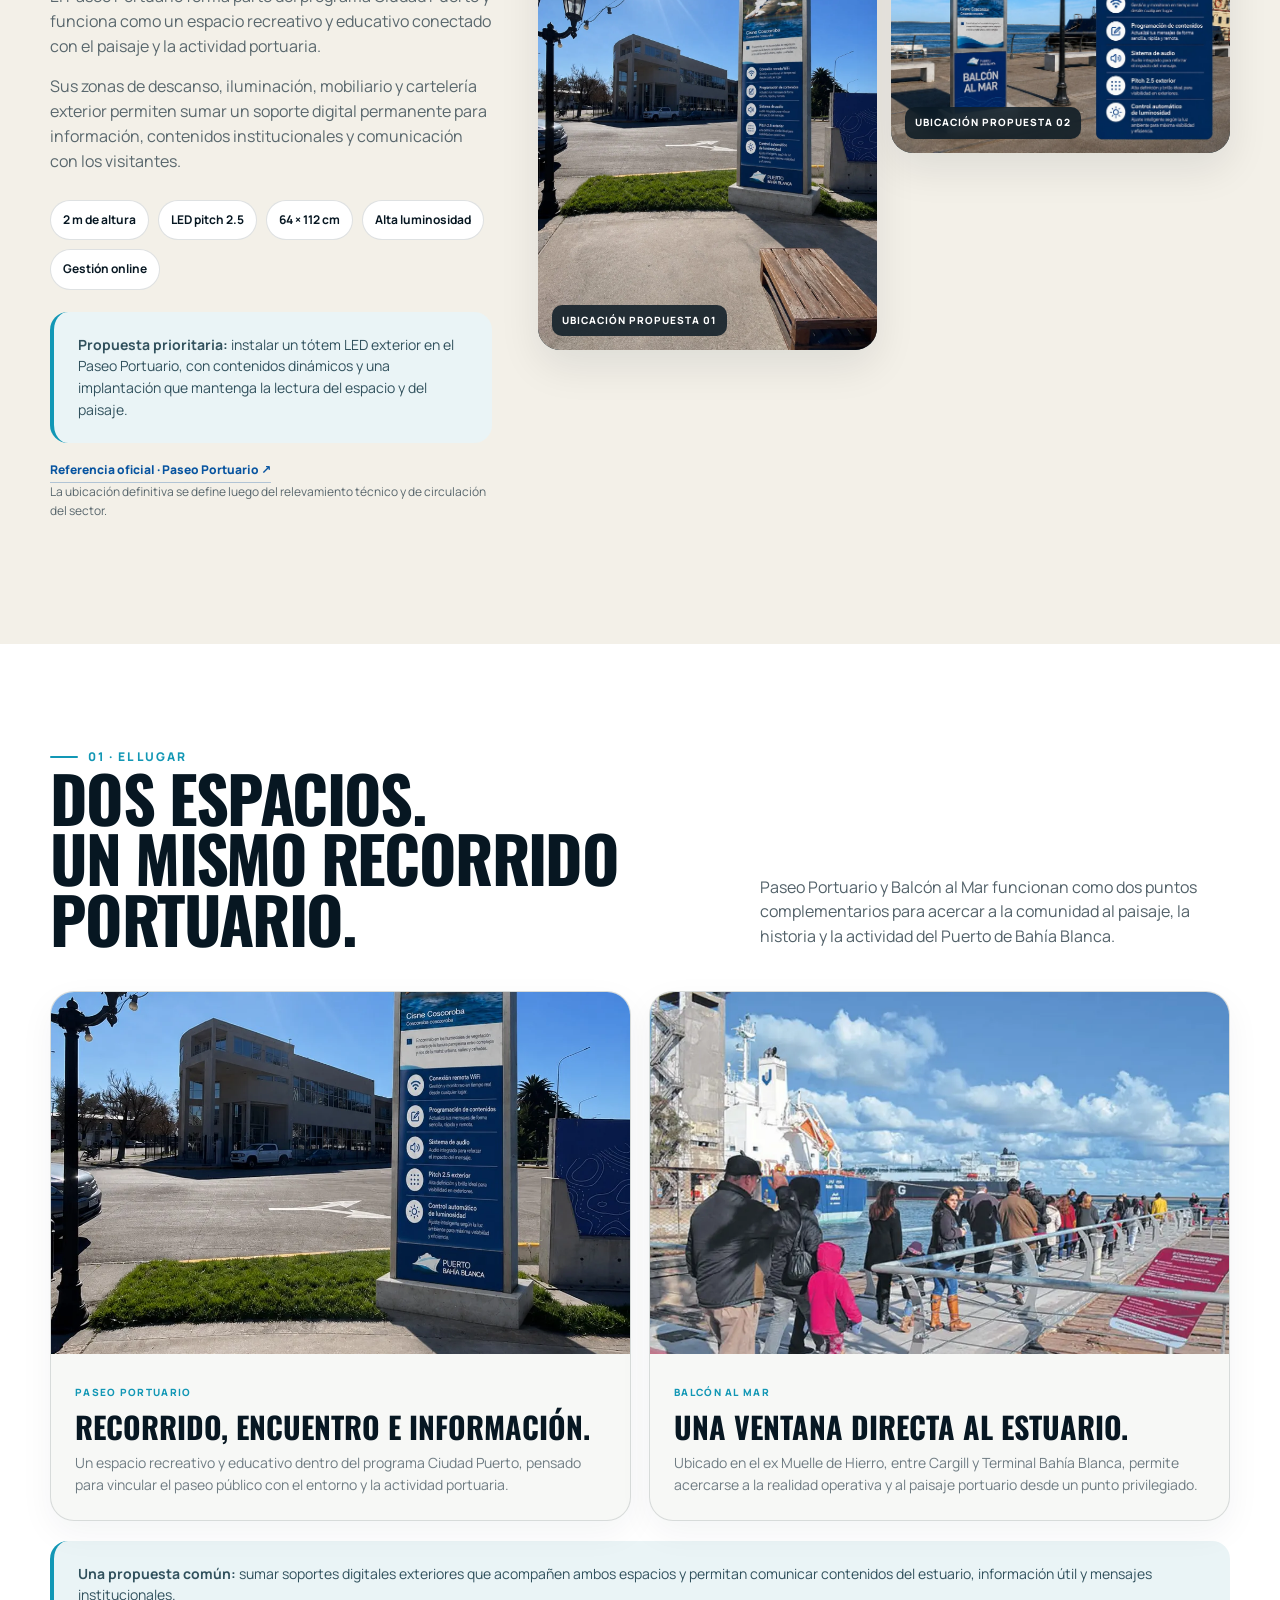
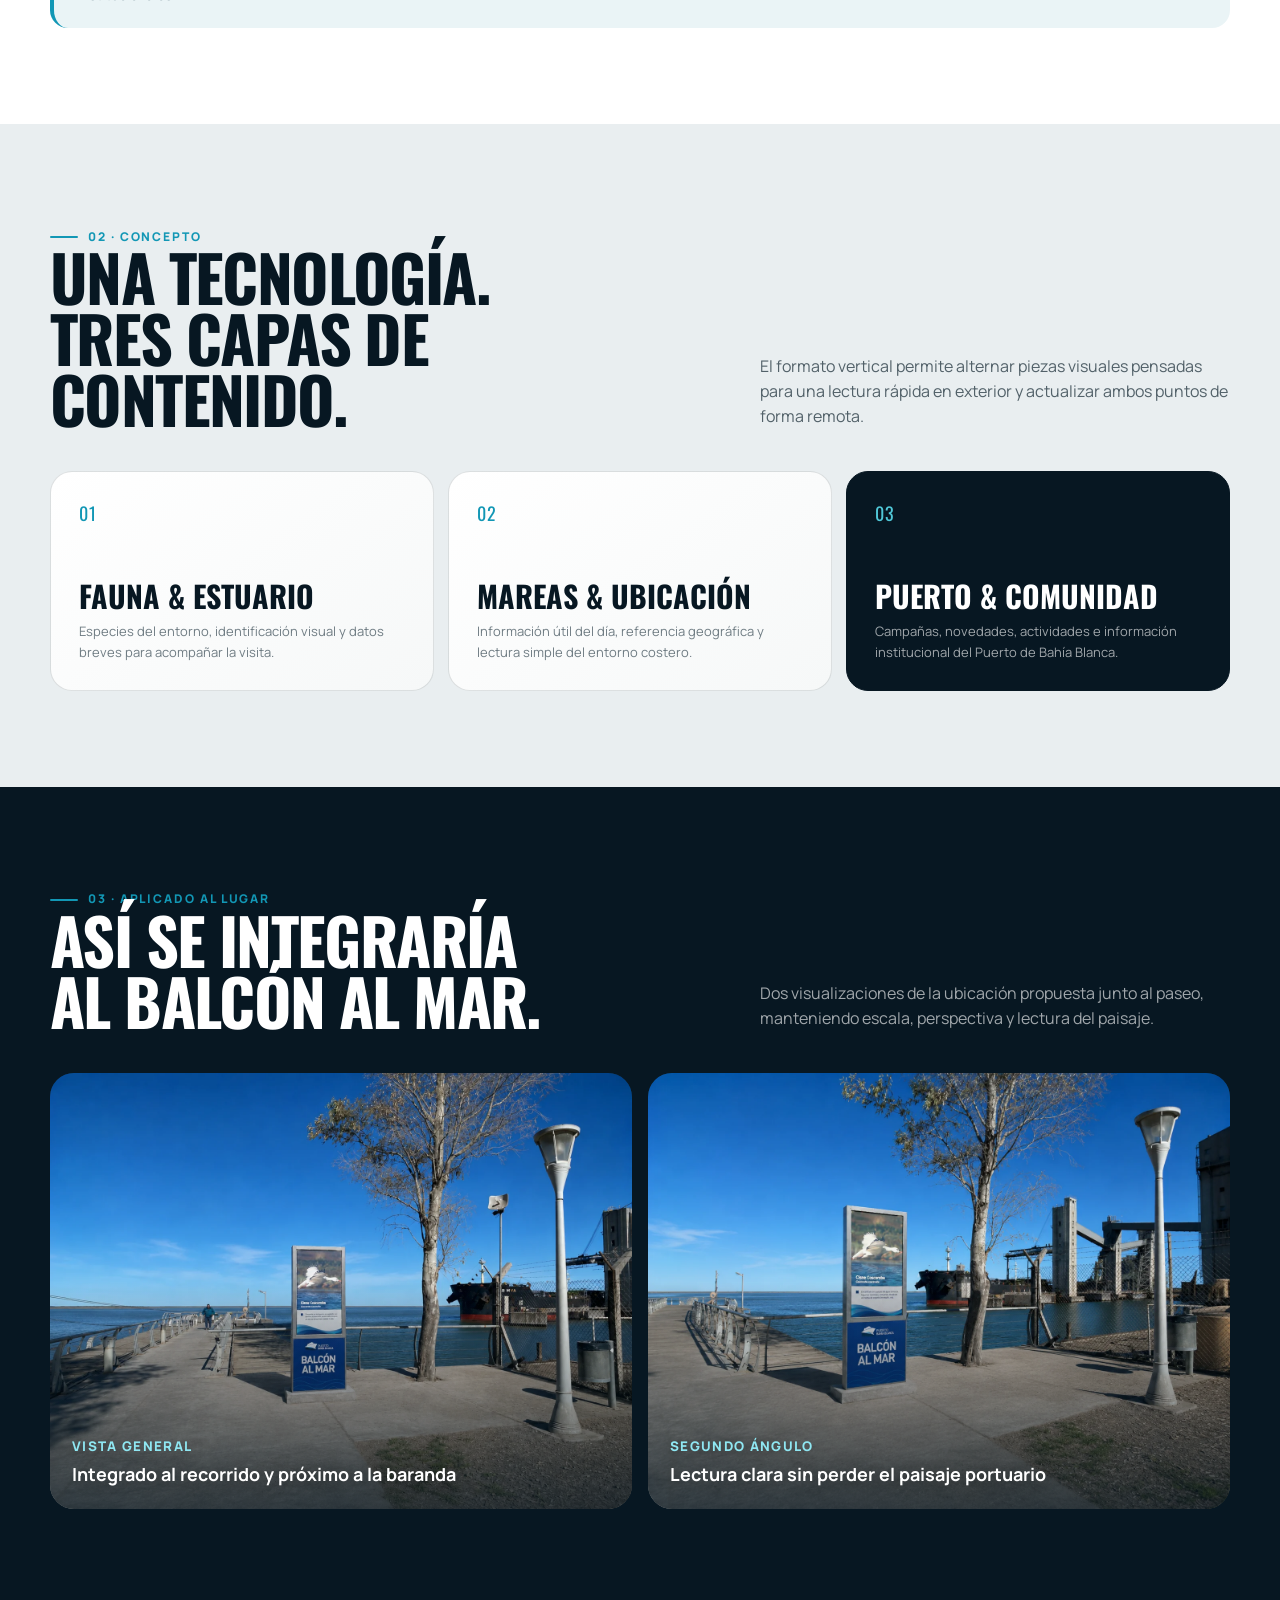
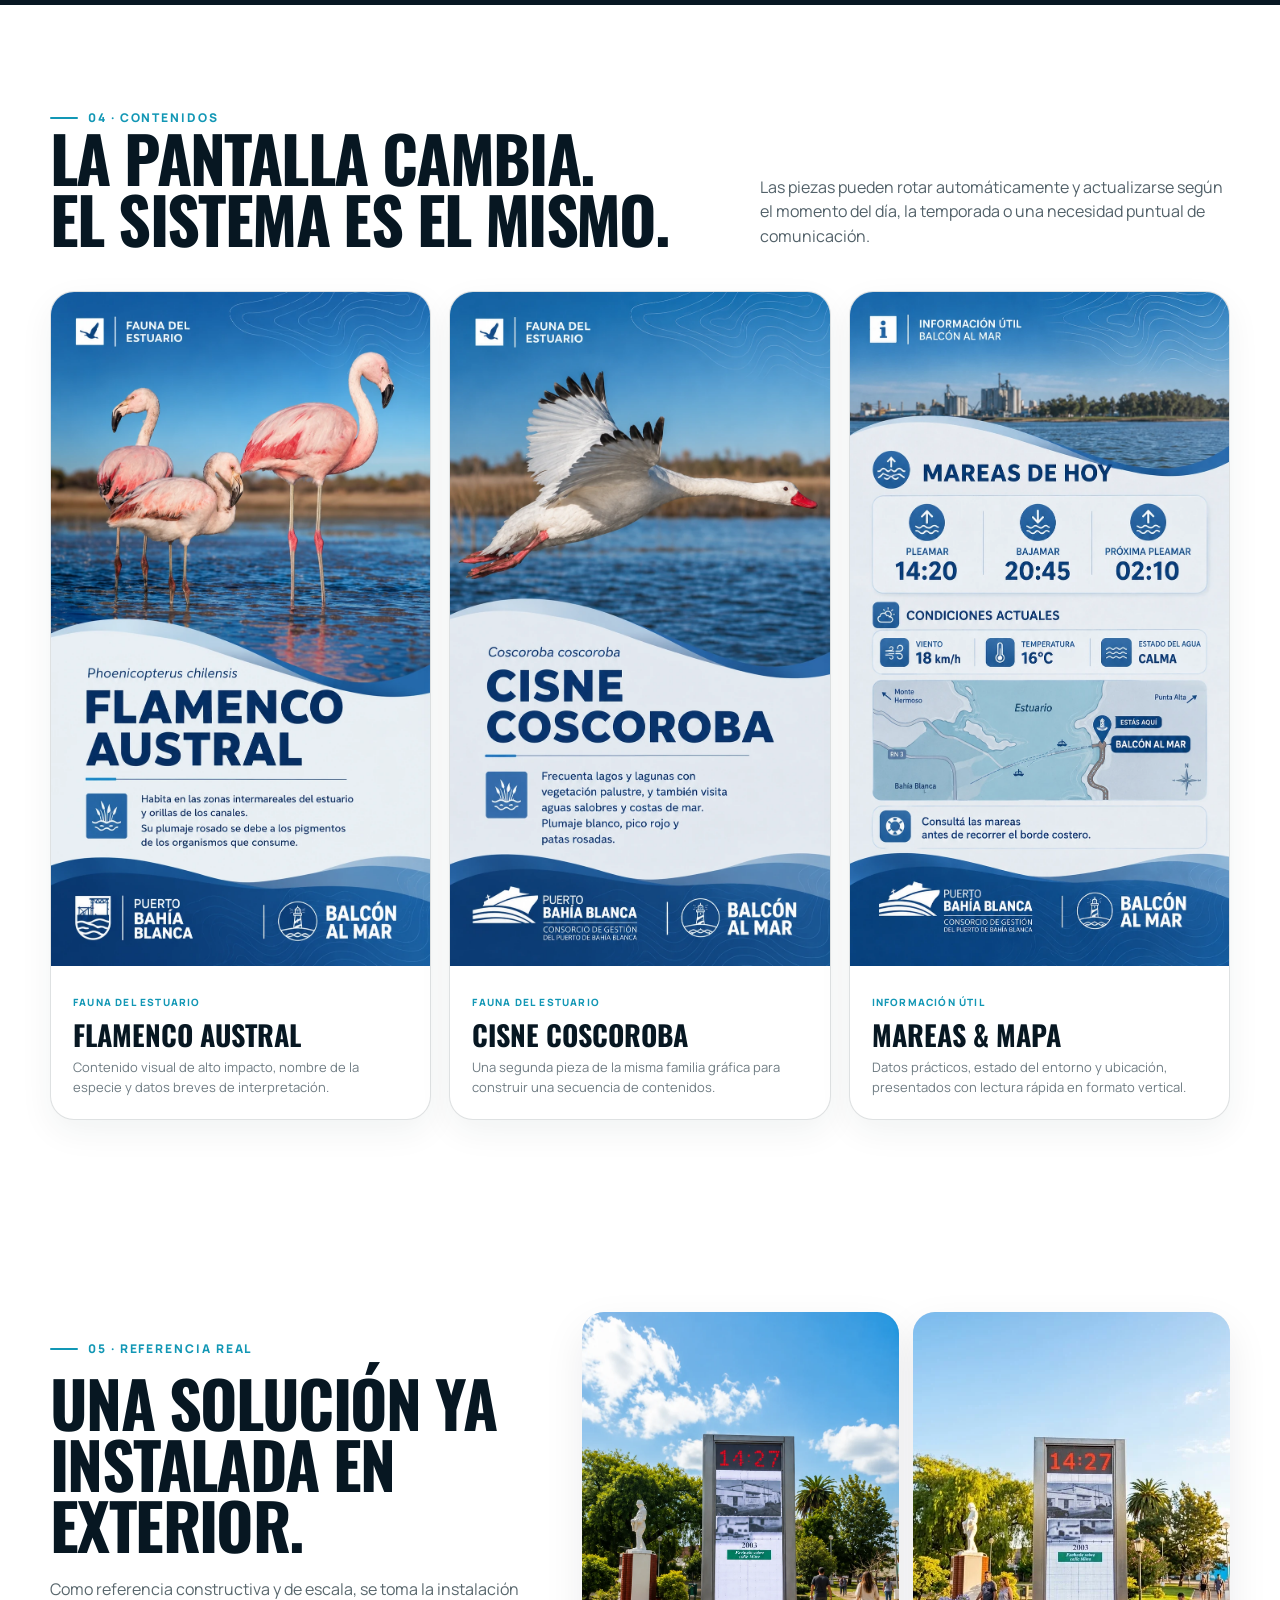
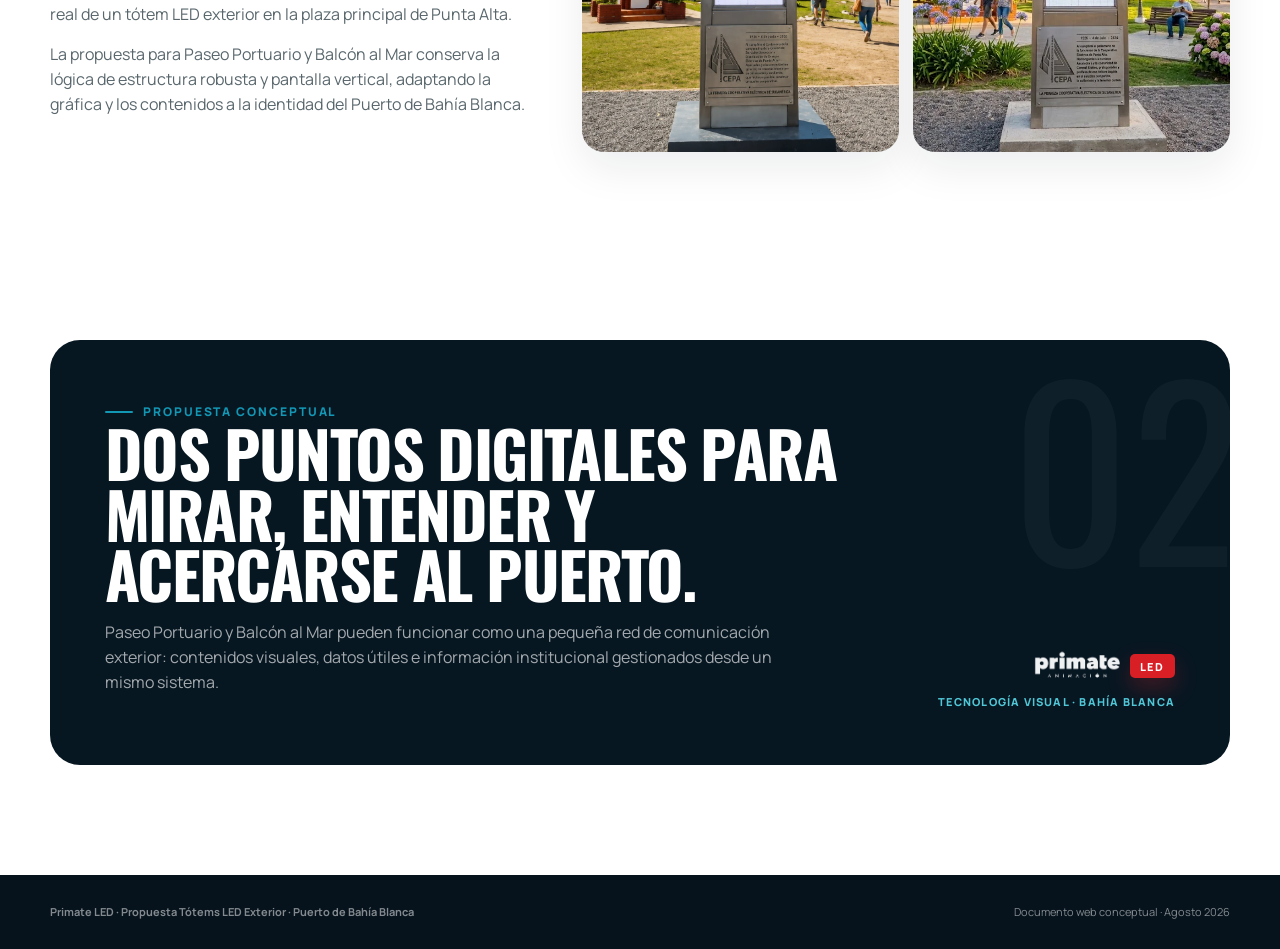
<file: balconalmar/index.html>
<!DOCTYPE html>
<html lang="es">
<head>
  <meta charset="utf-8"/>
  <meta name="viewport" content="width=device-width, initial-scale=1"/>
  <meta name="theme-color" content="#071722"/>
  <title>Puerto de Bahía Blanca · Propuesta Tótems LED Exterior | Primate LED</title>
  <meta name="description" content="Propuesta conceptual de tótems LED exterior para Balcón al Mar y Paseo Portuario, Puerto de Bahía Blanca: contenidos dinámicos, información útil y gestión online."/>
  <link rel="preconnect" href="https://fonts.googleapis.com"/>
  <link rel="preconnect" href="https://fonts.gstatic.com" crossorigin/>
  <link href="https://fonts.googleapis.com/css2?family=Manrope:wght@400;500;600;700;800&family=Oswald:wght@500;600;700&display=swap" rel="stylesheet"/>
  <style>
    :root{
      --ink:#071722;
      --ink-2:#0b2432;
      --paper:#f5f6f2;
      --white:#ffffff;
      --muted:#6f7c83;
      --line:rgba(7,23,34,.13);
      --blue:#1297b5;
      --blue-2:#50c7d7;
      --port:#0754a0;
      --port-2:#167fbd;
      --red:#d91f26;
      --warm:#f0b05a;
      --radius:28px;
      --shadow:0 24px 70px rgba(2,18,28,.14);
    }
    *{box-sizing:border-box}
    html{scroll-behavior:smooth}
    body{margin:0;background:var(--paper);color:var(--ink);font-family:"Manrope",system-ui,-apple-system,BlinkMacSystemFont,"Segoe UI",sans-serif;line-height:1.55}
    img{display:block;width:100%}
    a{color:inherit;text-decoration:none}
    .wrap{width:min(1180px,calc(100% - 40px));margin:auto}
    .eyebrow{display:inline-flex;align-items:center;gap:10px;font-size:12px;font-weight:800;letter-spacing:.16em;text-transform:uppercase;color:var(--blue)}
    .eyebrow:before{content:"";width:28px;height:2px;background:currentColor;border-radius:20px}
    .display{font-family:"Oswald",Impact,sans-serif;text-transform:uppercase;letter-spacing:-.025em;line-height:.95;margin:0}
    .section{padding:96px 0}
    .section-head{display:flex;justify-content:space-between;gap:40px;align-items:flex-end;margin-bottom:42px}
    .section-head h2{font-size:clamp(38px,5vw,68px);max-width:760px}
    .section-head p{max-width:470px;margin:0;color:#526169;font-size:16px}

    .topbar{position:fixed;z-index:30;top:0;left:0;right:0;background:rgba(7,23,34,.88);backdrop-filter:blur(14px);border-bottom:1px solid rgba(255,255,255,.08)}
    .topbar .wrap{height:70px;display:flex;align-items:center;justify-content:space-between;gap:24px;color:#fff}
    .brand{display:flex;align-items:center;gap:12px}
    .brand img{width:auto;height:34px;display:block;filter:brightness(0) invert(1) opacity(.94)}
    .led-tag{display:inline-flex;align-items:center;justify-content:center;min-width:42px;height:24px;padding:0 10px;border-radius:5px;background:var(--red);color:#fff;font-size:11px;font-weight:800;letter-spacing:.16em;text-transform:uppercase;box-shadow:0 10px 22px rgba(217,31,38,.28)}
    .proposal-tag{font-size:12px;color:rgba(255,255,255,.68);text-align:right}

    .hero{min-height:780px;background:var(--ink);color:white;padding:138px 0 62px;position:relative;overflow:hidden}
    .hero:before{content:"";position:absolute;width:720px;height:720px;border:1px solid rgba(80,199,215,.16);border-radius:50%;right:-240px;top:-220px;box-shadow:0 0 0 110px rgba(80,199,215,.035),0 0 0 240px rgba(80,199,215,.025)}
    .hero-grid{display:grid;grid-template-columns:.96fr 1.04fr;align-items:center;gap:48px;position:relative}
    .hero-copy h1{font-size:clamp(54px,7.2vw,104px);max-width:740px}
    .hero-copy h1 em{font-style:normal;color:var(--blue-2)}
    .hero-copy .lead{max-width:650px;font-size:20px;color:rgba(255,255,255,.74);margin:28px 0 30px}
    .hero-stats{display:flex;flex-wrap:wrap;gap:12px;margin-top:34px}
    .stat{border:1px solid rgba(255,255,255,.13);padding:15px 18px;border-radius:16px;min-width:126px;background:rgba(255,255,255,.035)}
    .stat strong{font-family:"Oswald";font-size:28px;display:block;line-height:1}
    .stat span{font-size:11px;color:rgba(255,255,255,.62);text-transform:uppercase;letter-spacing:.1em}

    /* Tótem del hero: misma lógica de perspectiva del ejemplo original, adaptada al producto exterior. */
    .device-stage{min-height:670px;display:grid;place-items:center;position:relative;perspective:1300px}
    .halo{position:absolute;width:440px;height:540px;border-radius:80px;background:radial-gradient(circle,rgba(17,217,255,.23),rgba(18,151,181,.12),transparent 67%);filter:blur(18px);transform:rotate(-8deg);animation:breathe 4.5s ease-in-out infinite}
    @keyframes breathe{0%,100%{transform:scale(.96) rotate(-8deg);opacity:.72}50%{transform:scale(1.04) rotate(-8deg);opacity:1}}

    .totem-device{width:326px;height:650px;position:relative;transform:rotateY(-9deg) rotateX(1deg);transform-style:preserve-3d;filter:drop-shadow(18px 24px 24px rgba(0,0,0,.44))}
    .totem-device:before{content:"";position:absolute;top:3px;right:-22px;width:22px;height:calc(100% - 4px);background:linear-gradient(90deg,#78838a 0%,#3e484f 48%,#151a1e 100%);clip-path:polygon(0 0,100% 1.1%,100% 98.5%,0 100%);box-shadow:9px 4px 16px rgba(0,0,0,.32);z-index:-1}
    .totem-device:after{content:"";position:absolute;left:8px;right:-15px;bottom:-10px;height:10px;background:linear-gradient(180deg,#4f5a61,#171d21);clip-path:polygon(0 0,100% 0,98.5% 100%,1.5% 100%);z-index:-1;opacity:.95}
    .totem-face{height:100%;padding:12px;background:linear-gradient(90deg,#9fa9ae,#d5dade 40%,#8a9499 100%);border:1px solid rgba(255,255,255,.38);box-shadow:inset 0 0 0 1px rgba(0,0,0,.2)}
    .totem-screen{height:58%;background:#06101f;position:relative;overflow:hidden;border:4px solid #333c42;box-shadow:inset 0 0 0 1px rgba(255,255,255,.08),0 0 22px rgba(17,217,255,.12)}
    .totem-screen img{position:absolute;inset:0;width:100%;height:100%;object-fit:cover;opacity:0;transform:scale(1.012);transition:opacity .55s ease,transform 5s ease}
    .totem-screen img.on{opacity:1;transform:scale(1.045)}
    .totem-screen:after{content:"";position:absolute;inset:0;background-image:repeating-linear-gradient(0deg,rgba(255,255,255,.08) 0,rgba(255,255,255,.08) 1px,transparent 1px,transparent 4px);mix-blend-mode:screen;opacity:.12;pointer-events:none}
    .screen-dots{position:absolute;right:12px;bottom:12px;z-index:4;display:flex;gap:5px}
    .screen-dots i{width:6px;height:6px;border-radius:50%;background:rgba(255,255,255,.34);transition:.25s ease}
    .screen-dots i.on{width:18px;border-radius:99px;background:#fff}
    .totem-base{height:42%;display:flex;flex-direction:column;align-items:center;justify-content:center;text-align:center;padding:24px 20px;background:linear-gradient(160deg,#0b4d91,#0759a6 48%,#093d76);position:relative;overflow:hidden;color:#fff}
    .totem-base:before,.totem-base:after{content:"";position:absolute;left:-10%;right:-10%;height:80px;border-radius:50%;border:1px solid rgba(113,196,235,.36)}
    .totem-base:before{bottom:15px;transform:rotate(-5deg)}
    .totem-base:after{bottom:-8px;transform:rotate(5deg)}
    .totem-base strong{font-family:"Oswald";font-size:42px;line-height:.92;text-transform:uppercase;letter-spacing:-.02em;position:relative;z-index:2}
    .totem-base .port-mark{width:118px;height:auto;margin-bottom:18px;position:relative;z-index:2;filter:drop-shadow(0 4px 8px rgba(0,0,0,.12))}
    .totem-foot{height:20px;background:linear-gradient(90deg,#7c878d,#c5ccd0 50%,#707b80);box-shadow:inset 0 1px rgba(255,255,255,.35)}
    .hero-note{position:absolute;bottom:12px;right:8px;font-size:10px;letter-spacing:.08em;text-transform:uppercase;color:rgba(255,255,255,.38)}

    .story{background:white}
    .story-grid{display:grid;grid-template-columns:1.06fr .94fr;gap:42px;align-items:center}
    .story-photo{border-radius:28px;overflow:hidden;box-shadow:var(--shadow);position:relative;min-height:470px}
    .story-photo img{width:100%;height:100%;object-fit:cover;position:absolute;inset:0}
    .story-photo:after{content:"";position:absolute;inset:0;background:linear-gradient(180deg,transparent 58%,rgba(7,23,34,.42))}
    .story-copy h2{font-size:clamp(42px,5vw,74px);margin:14px 0 24px}
    .story-copy p{color:#526169;font-size:16px;margin:0 0 16px}
    .story-quote{margin-top:26px;padding:22px 24px;background:#eaf4f6;border-radius:18px;color:#31515d;font-size:14px;border-left:4px solid var(--blue)}

    .concept{background:#e9eef0}
    .concept-grid{display:grid;grid-template-columns:repeat(3,1fr);gap:14px}
    .sector{min-height:220px;padding:28px;border:1px solid var(--line);border-radius:22px;background:linear-gradient(145deg,#fff,#f6f8f8);display:flex;flex-direction:column;justify-content:space-between;transition:.25s ease}
    .sector:hover{transform:translateY(-5px);box-shadow:0 18px 44px rgba(5,30,44,.08)}
    .sector .num{font-family:"Oswald";font-size:18px;color:var(--blue);letter-spacing:.08em}
    .sector h3{font-family:"Oswald";font-size:30px;text-transform:uppercase;line-height:1.05;margin:26px 0 10px}
    .sector p{font-size:13px;color:var(--muted);margin:0}
    .sector.primary{background:var(--ink);color:white;border-color:var(--ink)}
    .sector.primary p{color:rgba(255,255,255,.62)}
    .sector.primary .num{color:var(--blue-2)}

    .applied{background:var(--ink);color:white}
    .applied .section-head p{color:rgba(255,255,255,.62)}
    .mock-grid{display:grid;grid-template-columns:repeat(12,1fr);gap:16px}
    .mock-card{position:relative;overflow:hidden;border-radius:24px;background:#17313e;min-height:330px;grid-column:span 6}
    .mock-card:first-child{grid-column:1/-1;min-height:560px}
    .mock-card img{width:100%;height:100%;object-fit:cover;opacity:.96;transition:transform .55s ease}
    .mock-card:hover img{transform:scale(1.018)}
    .mock-card:after{content:"";position:absolute;inset:0;background:linear-gradient(180deg,rgba(7,23,34,0) 48%,rgba(7,23,34,.74) 100%)}
    .mock-label{position:absolute;left:22px;bottom:20px;z-index:4;text-shadow:0 3px 15px rgba(0,0,0,.42)}
    .mock-label small{display:block;color:#8fe7f2;text-transform:uppercase;font-weight:800;letter-spacing:.1em;margin-bottom:5px}
    .mock-label strong{font-size:18px}

    .content{background:white}
    .content-grid{display:grid;grid-template-columns:repeat(3,1fr);gap:18px}
    .content-card{border-radius:24px;overflow:hidden;border:1px solid var(--line);background:#fff;box-shadow:0 12px 34px rgba(16,44,58,.06)}
    .content-card figure{margin:0;aspect-ratio:9/16;background:#0d2a39;overflow:hidden}
    .content-card img{width:100%;height:100%;object-fit:cover;transition:transform .45s ease}
    .content-card:hover img{transform:scale(1.018)}
    .content-card div{padding:22px}
    .content-card small{font-size:10px;text-transform:uppercase;letter-spacing:.12em;color:var(--blue);font-weight:800}
    .content-card h3{font-family:"Oswald";font-size:28px;text-transform:uppercase;margin:8px 0 8px;line-height:1}
    .content-card p{font-size:13px;color:var(--muted);margin:0}

    .platform{background:#0d2a39;color:#fff}
    .platform-grid{display:grid;grid-template-columns:.95fr 1.05fr;gap:48px;align-items:center}
    .screen-ui{background:#f7f8f5;border-radius:24px;padding:16px;color:var(--ink);box-shadow:var(--shadow);transform:rotate(-1deg)}
    .browser-bar{height:38px;display:flex;align-items:center;gap:7px;border-bottom:1px solid #dae0df}
    .browser-bar i{width:8px;height:8px;border-radius:50%;background:#bac5c8}.browser-bar i:first-child{background:var(--blue)}
    .browser-bar span{font-size:10px;color:#829096;margin-left:8px}
    .screen-body{padding:18px}
    .screen-title{display:flex;justify-content:space-between;align-items:center;margin-bottom:18px}
    .screen-title strong{font-size:14px}.screen-title span{font-size:10px;color:#23876b;background:#dff3eb;padding:6px 8px;border-radius:20px}
    .playlist{display:grid;gap:9px}
    .row{display:grid;grid-template-columns:50px 1fr auto;gap:10px;align-items:center;padding:12px;border:1px solid #dfe5e4;border-radius:12px;background:white;font-size:11px}
    .row b{font-size:12px}.row em{font-style:normal;color:#68767b;font-size:9px;text-transform:uppercase;letter-spacing:.07em}
    .platform-copy h2{font-size:clamp(42px,5vw,70px);margin:14px 0 24px}
    .platform-copy>p{color:rgba(255,255,255,.66);font-size:17px;max-width:610px}
    .platform-points{display:grid;grid-template-columns:1fr 1fr;gap:12px;margin-top:28px}
    .platform-points div{padding:16px;border:1px solid rgba(255,255,255,.12);border-radius:14px;font-size:13px;color:rgba(255,255,255,.72)}
    .platform-points strong{display:block;color:white;margin-bottom:4px}

    .product{background:#f3f0e8}
    .product-grid{display:grid;grid-template-columns:.88fr 1.12fr;gap:50px;align-items:start}
    .product-copy h2{font-size:clamp(46px,5.5vw,78px);margin:14px 0 22px}
    .product-copy p{color:#59676d;max-width:540px}
    .specs{display:flex;flex-wrap:wrap;gap:9px;margin-top:26px}
    .specs span{padding:10px 12px;border-radius:999px;background:white;border:1px solid var(--line);font-size:12px;font-weight:700}
    .ref-grid{display:grid;grid-template-columns:repeat(2,1fr);gap:12px}
    .ref-card{position:relative;overflow:hidden;border-radius:20px;background:linear-gradient(150deg,#17313e,#091822);border:1px solid rgba(7,23,34,.12);min-height:310px}
    .ref-card img{width:100%;height:100%;object-fit:cover;position:absolute;inset:0}
    .ref-card:after{content:"";position:absolute;inset:0;background:linear-gradient(180deg,transparent 60%,rgba(7,23,34,.62))}
    .ref-card span{position:absolute;z-index:2;left:16px;bottom:14px;color:white;font-size:11px;font-weight:800;text-transform:uppercase;letter-spacing:.08em}

    .real{background:white}
    .real-grid{display:grid;grid-template-columns:.86fr 1.14fr;gap:44px;align-items:center}
    .real-copy h2{font-size:clamp(42px,5vw,72px);margin:14px 0 22px}
    .real-copy p{color:#59676d}
    .real-photos{display:grid;grid-template-columns:1fr 1fr;gap:14px}
    .real-photos figure{margin:0;border-radius:22px;overflow:hidden;background:#dde3e4;box-shadow:0 16px 42px rgba(7,23,34,.08)}
    .real-photos img{width:100%;height:440px;object-fit:cover}


    .paseo{background:#f3f0e8}
    .paseo-layout{display:grid;grid-template-columns:.78fr 1.22fr;gap:46px;align-items:start}
    .paseo-copy h3{font-family:"Oswald";font-size:34px;text-transform:uppercase;line-height:1.02;margin:0 0 16px}
    .paseo-copy p{color:#59676d;margin:0 0 16px}
    .paseo-copy .story-quote{margin-top:22px}
    .source-link{display:inline-flex;align-items:center;gap:8px;margin-top:18px;font-size:12px;font-weight:800;color:var(--port);border-bottom:1px solid rgba(7,84,160,.28);padding-bottom:3px}
    .location-grid{display:grid;grid-template-columns:.82fr 1.18fr;gap:14px;align-items:start}
    .location-card{margin:0;border-radius:22px;overflow:hidden;background:#0d2a39;box-shadow:0 16px 42px rgba(7,23,34,.09);position:relative}
    .location-card img{width:100%;height:auto;display:block}
    .location-card figcaption{position:absolute;left:14px;bottom:14px;padding:8px 10px;border-radius:10px;background:rgba(7,23,34,.82);backdrop-filter:blur(8px);color:white;font-size:10px;font-weight:800;letter-spacing:.1em;text-transform:uppercase}
    .paseo-note{margin-top:18px;color:#6b777c;font-size:12px}

    /* Paseo Portuario: ubicación principal de la propuesta */
    .paseo-primary{padding-top:108px;padding-bottom:108px}
    .paseo-primary .section-head{margin-bottom:50px}
    .paseo-primary .section-head h2{font-size:clamp(50px,6.2vw,86px);max-width:880px}
    .paseo-primary .section-head p{font-size:17px;max-width:500px}
    .paseo-primary .location-grid{grid-template-columns:1fr 1fr}

    .place-grid{display:grid;grid-template-columns:1fr 1fr;gap:18px}
    .place-card{overflow:hidden;border-radius:24px;background:#f7f8f6;border:1px solid var(--line);box-shadow:0 12px 34px rgba(16,44,58,.05)}
    .place-photo{aspect-ratio:16/10;overflow:hidden;background:#dce4e7}
    .place-photo img{width:100%;height:100%;object-fit:cover;transition:transform .45s ease}
    .place-card:hover .place-photo img{transform:scale(1.018)}
    .place-body{padding:24px}
    .place-body small{font-size:10px;text-transform:uppercase;letter-spacing:.13em;color:var(--blue);font-weight:800}
    .place-body h3{font-family:"Oswald";font-size:30px;text-transform:uppercase;line-height:1.02;margin:9px 0 10px}
    .place-body p{font-size:14px;color:var(--muted);margin:0}
    .story>.wrap>.story-quote{margin-top:20px}

    .mock-grid.two-only .mock-card,
    .mock-grid.two-only .mock-card:first-child{grid-column:span 6;min-height:430px}

    .close{background:white;padding:92px 0 110px}
    .close-panel{background:var(--ink);color:white;border-radius:30px;padding:55px;display:grid;grid-template-columns:1fr auto;gap:40px;align-items:end;position:relative;overflow:hidden}
    .close-panel:after{content:"02";position:absolute;right:-10px;top:-55px;font-family:"Oswald";font-size:230px;color:rgba(255,255,255,.035)}
    .close-panel h2{font-size:clamp(40px,5vw,70px);max-width:800px;position:relative;z-index:1}
    .close-panel p{color:rgba(255,255,255,.63);max-width:690px;position:relative;z-index:1}
    .signature{position:relative;z-index:2;text-align:right}
    .signature-brand{display:flex;align-items:center;justify-content:flex-end;gap:10px;margin-bottom:10px}
    .signature-brand img{width:auto;height:34px;filter:brightness(0) invert(1) opacity(.94)}
    .signature p{margin:0;color:var(--blue-2);font-size:11px;font-weight:800;letter-spacing:.11em;text-transform:uppercase}

    footer{background:#06131c;color:rgba(255,255,255,.5);padding:28px 0;font-size:11px}
    footer .wrap{display:flex;justify-content:space-between;gap:20px}
    .reveal{opacity:0;transform:translateY(18px);transition:.65s ease}
    .reveal.on{opacity:1;transform:none}

    @media(max-width:900px){
      .section{padding:72px 0}.section-head{display:block}.section-head p{margin-top:18px}
      .hero{min-height:auto}.hero-grid,.story-grid,.platform-grid,.product-grid,.real-grid,.paseo-layout{grid-template-columns:1fr}.device-stage{min-height:auto;padding-top:30px}
      .concept-grid{grid-template-columns:1fr 1fr}.content-grid{grid-template-columns:1fr 1fr}.place-grid{grid-template-columns:1fr}.mock-grid{grid-template-columns:1fr}.mock-card,.mock-card:first-child,.mock-grid.two-only .mock-card,.mock-grid.two-only .mock-card:first-child{grid-column:auto;min-height:320px}.real-photos img{height:360px}.close-panel{grid-template-columns:1fr}.signature{text-align:left}
    }
    @media(max-width:620px){
      .wrap{width:min(100% - 26px,1180px)}.topbar .wrap{height:62px}.proposal-tag{display:none}.brand img{height:28px}.led-tag{min-width:38px;height:22px;padding:0 9px;font-size:10px}.hero{padding-top:112px}.hero-copy h1{font-size:54px}.hero-copy .lead{font-size:17px}.device-stage{min-height:auto;padding-top:30px}.totem-device{transform:rotateY(-5deg) rotateX(1deg);width:min(326px,82vw);height:calc(min(326px,82vw) * 1.99);margin-right:16px}.totem-base strong{font-size:35px}.hero-stats{display:grid;grid-template-columns:1fr 1fr}.concept-grid,.content-grid,.place-grid{grid-template-columns:1fr}.sector{min-height:180px}.mock-card,.mock-card:first-child,.mock-grid.two-only .mock-card,.mock-grid.two-only .mock-card:first-child{min-height:240px}.ref-grid,.real-photos,.location-grid{grid-template-columns:1fr}.real-photos img{height:420px}.close-panel{padding:34px 26px}.signature-brand{justify-content:flex-start}.signature-brand img{height:28px}footer .wrap{display:block}footer span{display:block;margin-top:5px}
    }
  </style>
</head>
<body>
  <header class="topbar">
    <div class="wrap">
      <div class="brand"><img loading="lazy" decoding="async" alt="Primate Animación" src="assets/primate-logo.webp"/><span class="led-tag">LED</span></div>
      <div class="proposal-tag">Propuesta conceptual · Paseo Portuario + Balcón al Mar · Puerto de Bahía Blanca</div>
    </div>
  </header>

  <main>
    <section class="hero">
      <div class="wrap hero-grid">
        <div class="hero-copy reveal">
          <div class="eyebrow">Puerto de Bahía Blanca</div>
          <h1 class="display">Dos puntos de <em>comunicación LED</em> en el recorrido portuario.</h1>
          <p class="lead"><strong>Dos tótems LED exterior</strong> para Paseo Portuario y Balcón al Mar, con contenidos dinámicos, información útil y comunicación portuaria.</p>
          <div class="hero-stats">
            <div class="stat"><strong>2</strong><span>Puntos propuestos</span></div>
            <div class="stat"><strong>P2.5</strong><span>Alta luminosidad</span></div>
            <div class="stat"><strong>64 × 112</strong><span>Pantalla cm</span></div>
            <div class="stat"><strong>Online</strong><span>Gestión remota</span></div>
          </div>
        </div>

        <div class="device-stage" aria-label="Demo visual del tótem LED exterior">
          <div class="halo"></div>
          <div class="totem-device">
            <div class="totem-face">
              <div class="totem-screen" id="hero-screen">
                <img class="on" src="assets/poster-fauna-flamenco.webp" alt="Contenido de fauna: Flamenco Austral"/>
                <img src="assets/poster-fauna-cisne.webp" alt="Contenido de fauna: Cisne Coscoroba"/>
                <img src="assets/poster-mareas-mapa.webp" alt="Contenido de mareas y ubicación"/>
                <div class="screen-dots" id="screen-dots" aria-hidden="true"><i class="on"></i><i></i><i></i></div>
              </div>
              <div class="totem-base">
                <img loading="lazy" decoding="async" class="port-mark" src="assets/puerto-logo-white.webp" alt="Puerto Bahía Blanca"/>
                <strong>Balcón<br/>al Mar</strong>
              </div>
              <div class="totem-foot"></div>
            </div>
          </div>
          <div class="hero-note">Simulación conceptual</div>
        </div>
      </div>
    </section>

    <section class="section paseo paseo-primary" id="paseo-portuario">
      <div class="wrap">
        <div class="section-head reveal">
          <div>
            <div class="eyebrow">Propuesta principal · Paseo Portuario</div>
            <h2 class="display">Un punto LED<br/>en el Paseo Portuario.</h2>
          </div>
          <p>La ubicación prioritaria de la propuesta: una unidad exterior integrada a uno de los espacios de encuentro y recorrido del Puerto de Bahía Blanca.</p>
        </div>
        <div class="paseo-layout">
          <div class="paseo-copy reveal">
            <h3>Tecnología integrada al paseo.</h3>
            <p>El Paseo Portuario forma parte del programa Ciudad Puerto y funciona como un espacio recreativo y educativo conectado con el paisaje y la actividad portuaria.</p>
            <p>Sus zonas de descanso, iluminación, mobiliario y cartelería exterior permiten sumar un soporte digital permanente para información, contenidos institucionales y comunicación con los visitantes.</p>
            <div class="specs">
              <span>2 m de altura</span><span>LED pitch 2.5</span><span>64 × 112 cm</span><span>Alta luminosidad</span><span>Gestión online</span>
            </div>
            <div class="story-quote"><strong>Propuesta prioritaria:</strong> instalar un tótem LED exterior en el Paseo Portuario, con contenidos dinámicos y una implantación que mantenga la lectura del espacio y del paisaje.</div>
            <a class="source-link" href="https://puertobahiablanca.com/novedades/paseo-y-libro-portuario.html" target="_blank" rel="noopener noreferrer">Referencia oficial · Paseo Portuario ↗</a>
            <p class="paseo-note">La ubicación definitiva se define luego del relevamiento técnico y de circulación del sector.</p>
          </div>
          <div class="location-grid reveal">
            <figure class="location-card"><img loading="lazy" decoding="async" src="assets/paseo-portuario-ubicacion-1.webp" alt="Primera ubicación posible para tótem LED exterior en el Paseo Portuario"/><figcaption>Ubicación propuesta 01</figcaption></figure>
            <figure class="location-card"><img loading="lazy" decoding="async" src="assets/paseo-portuario-ubicacion-2.webp" alt="Segunda ubicación posible para tótem LED exterior en el Paseo Portuario"/><figcaption>Ubicación propuesta 02</figcaption></figure>
          </div>
        </div>
      </div>
    </section>

    <section class="section story">
      <div class="wrap">
        <div class="section-head reveal">
          <div>
            <div class="eyebrow">01 · El lugar</div>
            <h2 class="display">Dos espacios.<br/>Un mismo recorrido portuario.</h2>
          </div>
          <p>Paseo Portuario y Balcón al Mar funcionan como dos puntos complementarios para acercar a la comunidad al paisaje, la historia y la actividad del Puerto de Bahía Blanca.</p>
        </div>
        <div class="place-grid">
          <article class="place-card reveal">
            <div class="place-photo"><img loading="lazy" decoding="async" src="assets/paseo-portuario-ubicacion-1.webp" alt="Paseo Portuario del Puerto de Bahía Blanca"/></div>
            <div class="place-body">
              <small>Paseo Portuario</small>
              <h3>Recorrido, encuentro e información.</h3>
              <p>Un espacio recreativo y educativo dentro del programa Ciudad Puerto, pensado para vincular el paseo público con el entorno y la actividad portuaria.</p>
            </div>
          </article>
          <article class="place-card reveal">
            <div class="place-photo"><img loading="lazy" decoding="async" src="assets/balcon-al-mar.webp" alt="Visitantes recorriendo el Balcón al Mar del Puerto de Bahía Blanca"/></div>
            <div class="place-body">
              <small>Balcón al Mar</small>
              <h3>Una ventana directa al estuario.</h3>
              <p>Ubicado en el ex Muelle de Hierro, entre Cargill y Terminal Bahía Blanca, permite acercarse a la realidad operativa y al paisaje portuario desde un punto privilegiado.</p>
            </div>
          </article>
        </div>
        <div class="story-quote reveal"><strong>Una propuesta común:</strong> sumar soportes digitales exteriores que acompañen ambos espacios y permitan comunicar contenidos del estuario, información útil y mensajes institucionales.</div>
      </div>
    </section>


    <section class="section concept">
      <div class="wrap">
        <div class="section-head reveal">
          <div><div class="eyebrow">02 · Concepto</div><h2 class="display">Una tecnología.<br/>Tres capas de contenido.</h2></div>
          <p>El formato vertical permite alternar piezas visuales pensadas para una lectura rápida en exterior y actualizar ambos puntos de forma remota.</p>
        </div>
        <div class="concept-grid">
          <article class="sector reveal"><span class="num">01</span><div><h3>Fauna &amp; estuario</h3><p>Especies del entorno, identificación visual y datos breves para acompañar la visita.</p></div></article>
          <article class="sector reveal"><span class="num">02</span><div><h3>Mareas &amp; ubicación</h3><p>Información útil del día, referencia geográfica y lectura simple del entorno costero.</p></div></article>
          <article class="sector primary reveal"><span class="num">03</span><div><h3>Puerto &amp; comunidad</h3><p>Campañas, novedades, actividades e información institucional del Puerto de Bahía Blanca.</p></div></article>
        </div>
      </div>
    </section>

    <section class="section applied" id="simulaciones">
      <div class="wrap">
        <div class="section-head reveal">
          <div><div class="eyebrow">03 · Aplicado al lugar</div><h2 class="display">Así se integraría<br/>al Balcón al Mar.</h2></div>
          <p>Dos visualizaciones de la ubicación propuesta junto al paseo, manteniendo escala, perspectiva y lectura del paisaje.</p>
        </div>
        <div class="mock-grid two-only">
          <article class="mock-card reveal"><img loading="lazy" decoding="async" src="assets/render-1-amplio.webp" alt="Vista amplia del tótem LED en Balcón al Mar"/><div class="mock-label"><small>Vista general</small><strong>Integrado al recorrido y próximo a la baranda</strong></div></article>
          <article class="mock-card reveal"><img loading="lazy" decoding="async" src="assets/render-2-amplio.webp" alt="Segunda vista amplia del tótem LED en Balcón al Mar"/><div class="mock-label"><small>Segundo ángulo</small><strong>Lectura clara sin perder el paisaje portuario</strong></div></article>
        </div>
      </div>
    </section>


    <section class="section content">
      <div class="wrap">
        <div class="section-head reveal">
          <div><div class="eyebrow">04 · Contenidos</div><h2 class="display">La pantalla cambia.<br/>El sistema es el mismo.</h2></div>
          <p>Las piezas pueden rotar automáticamente y actualizarse según el momento del día, la temporada o una necesidad puntual de comunicación.</p>
        </div>
        <div class="content-grid">
          <article class="content-card reveal"><figure><img loading="lazy" decoding="async" src="assets/poster-fauna-flamenco.webp" alt="Pieza vertical sobre Flamenco Austral"/></figure><div><small>Fauna del estuario</small><h3>Flamenco Austral</h3><p>Contenido visual de alto impacto, nombre de la especie y datos breves de interpretación.</p></div></article>
          <article class="content-card reveal"><figure><img src="assets/poster-fauna-cisne.webp" alt="Pieza vertical sobre Cisne Coscoroba"/></figure><div><small>Fauna del estuario</small><h3>Cisne Coscoroba</h3><p>Una segunda pieza de la misma familia gráfica para construir una secuencia de contenidos.</p></div></article>
          <article class="content-card reveal"><figure><img src="assets/poster-mareas-mapa.webp" alt="Pieza vertical con mareas y mapa"/></figure><div><small>Información útil</small><h3>Mareas &amp; mapa</h3><p>Datos prácticos, estado del entorno y ubicación, presentados con lectura rápida en formato vertical.</p></div></article>
        </div>
      </div>
    </section>

    <section class="section real">
      <div class="wrap real-grid">
        <div class="real-copy reveal">
          <div class="eyebrow">05 · Referencia real</div>
          <h2 class="display">Una solución ya instalada en exterior.</h2>
          <p>Como referencia constructiva y de escala, se toma la instalación real de un tótem LED exterior en la plaza principal de Punta Alta.</p>
          <p>La propuesta para Paseo Portuario y Balcón al Mar conserva la lógica de estructura robusta y pantalla vertical, adaptando la gráfica y los contenidos a la identidad del Puerto de Bahía Blanca.</p>
        </div>
        <div class="real-photos reveal">
          <figure><img loading="lazy" decoding="async" src="assets/totem-punta-alta-1.webp" alt="Tótem LED exterior instalado en Punta Alta"/></figure>
          <figure><img loading="lazy" decoding="async" src="assets/totem-punta-alta-2.webp" alt="Segunda vista del tótem LED exterior instalado en Punta Alta"/></figure>
        </div>
      </div>
    </section>

    <section class="close">
      <div class="wrap">
        <div class="close-panel reveal">
          <div>
            <div class="eyebrow">Propuesta conceptual</div>
            <h2 class="display">Dos puntos digitales para mirar, entender y acercarse al puerto.</h2>
            <p>Paseo Portuario y Balcón al Mar pueden funcionar como una pequeña red de comunicación exterior: contenidos visuales, datos útiles e información institucional gestionados desde un mismo sistema.</p>
          </div>
          <div class="signature"><div class="signature-brand"><img loading="lazy" decoding="async" alt="Primate Animación" src="assets/primate-logo.webp"/><span class="led-tag">LED</span></div><p>Tecnología visual · Bahía Blanca</p></div>
        </div>
      </div>
    </section>
  </main>

  <footer><div class="wrap"><strong>Primate LED · Propuesta Tótems LED Exterior · Puerto de Bahía Blanca</strong><span>Documento web conceptual · Agosto 2026</span></div></footer>

  <script>
    const heroSlides = [...document.querySelectorAll('#hero-screen > img')];
    const heroDots = [...document.querySelectorAll('#screen-dots i')];
    let heroIndex = 0;
    function setHeroSlide(next){
      heroIndex = next % heroSlides.length;
      heroSlides.forEach((img,i)=>img.classList.toggle('on',i===heroIndex));
      heroDots.forEach((dot,i)=>dot.classList.toggle('on',i===heroIndex));
    }
    setInterval(()=>setHeroSlide(heroIndex+1),4200);

    const io = new IntersectionObserver(entries => {
      entries.forEach(entry => { if(entry.isIntersecting) entry.target.classList.add('on'); });
    }, {threshold:.08});
    document.querySelectorAll('.reveal').forEach(el => io.observe(el));
  </script>
</body>
</html>
</file>
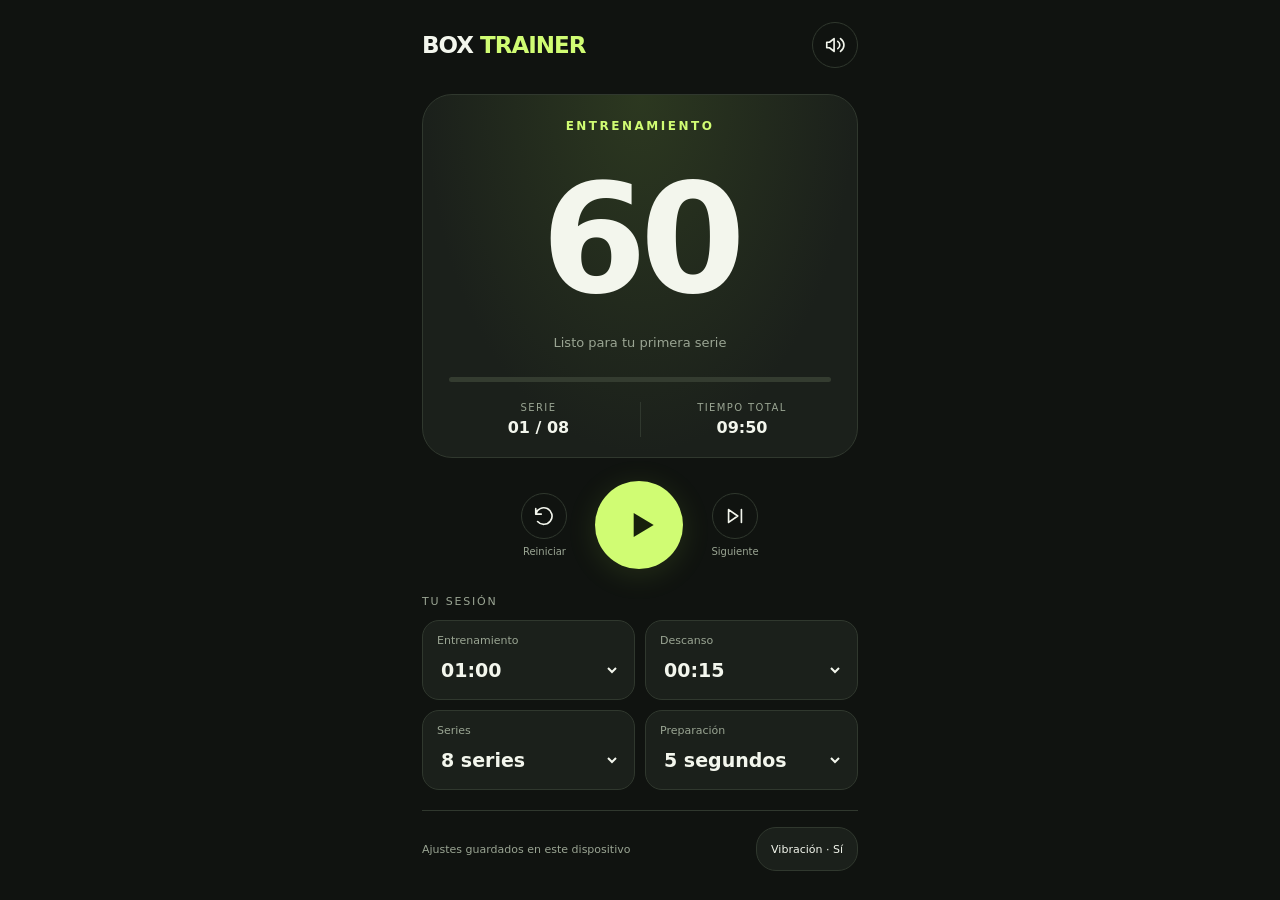
<file: box/index.html>
<!doctype html>
<html lang="es"><head><meta charset="utf-8"><meta name="viewport" content="width=device-width,initial-scale=1,viewport-fit=cover"><meta name="theme-color" content="#101310"><meta name="apple-mobile-web-app-capable" content="yes"><meta name="apple-mobile-web-app-title" content="Box Trainer"><title>Box Trainer</title>
<style>
:root{color-scheme:dark;--bg:#101310;--panel:#1b201b;--line:#30382e;--ink:#f3f6ed;--muted:#9aa593;--accent:#d0fc73}*{box-sizing:border-box}body{margin:0;background:var(--bg);color:var(--ink);font-family:system-ui,-apple-system,sans-serif}button,input,select{font:inherit}button,select{cursor:pointer}button{-webkit-tap-highlight-color:transparent;touch-action:manipulation}button:focus-visible,select:focus-visible,input:focus-visible{outline:3px solid var(--accent);outline-offset:4px}.app{max-width:480px;margin:auto;padding:max(22px,env(safe-area-inset-top)) 22px max(24px,env(safe-area-inset-bottom))}header{display:flex;justify-content:space-between;align-items:center;margin-bottom:26px}.brand{font-size:23px;font-weight:850;letter-spacing:-1px}.brand span{color:var(--accent)}.eyebrow{font-size:10px;letter-spacing:2.5px;color:var(--muted);text-transform:uppercase;margin:5px 0 0}.icon{width:46px;height:46px;border:1px solid var(--line);border-radius:50%;background:transparent;color:var(--ink);display:inline-grid;place-items:center}svg{width:22px;height:22px;fill:none;stroke:currentColor;stroke-width:1.8;stroke-linecap:round;stroke-linejoin:round}.intro{display:flex;align-items:center;justify-content:space-between;margin-bottom:22px}.intro h1{font-size:28px;letter-spacing:-1px;margin:0}.intro p{color:var(--muted);font-size:13px;margin:7px 0}.box{border:1px solid var(--line);border-radius:12px;padding:10px;font-size:11px;color:var(--muted);text-align:center;line-height:1.6}.box strong{color:var(--ink);display:block;font-size:14px}.timer{text-align:center;background:radial-gradient(ellipse at top,#2c3820 0, var(--panel) 70%);border:1px solid var(--line);border-radius:30px;padding:24px 14px 20px}.phase{color:var(--accent);font-size:12px;text-transform:uppercase;letter-spacing:2.5px;font-weight:800}.time{font-variant-numeric:tabular-nums;font-size:clamp(68px,23vw,108px);font-weight:800;letter-spacing:-6px;line-height:1.25;margin:12px 0 0}.status{font-size:13px;color:var(--muted);min-height:20px;margin:0 0 22px}.progress{height:5px;background:#343c30;border-radius:4px;overflow:hidden;margin:0 12px 20px}.progress i{display:block;height:100%;background:var(--accent);width:0;transition:width .15s linear}.stats{display:grid;grid-template-columns:1fr 1fr}.stats>div+div{border-left:1px solid var(--line)}.stats small{display:block;color:var(--muted);font-size:10px;letter-spacing:1.4px;margin-bottom:5px}.stats strong{font-size:16px;font-variant-numeric:tabular-nums}.controls{display:flex;align-items:center;justify-content:center;gap:28px;margin:23px 0}.play{width:88px;height:88px;border:0;border-radius:50%;background:var(--accent);color:#17200c;box-shadow:0 5px 30px #b3ef4820;display:grid;place-items:center}.play svg{width:32px;height:32px;fill:currentColor;stroke-width:0}.control{text-align:center}.control span{display:block;font-size:10px;color:var(--muted);margin-top:7px}.section-label{font-size:11px;letter-spacing:1.8px;color:var(--muted);margin:26px 0 12px;text-transform:uppercase}.settings{display:grid;grid-template-columns:1fr 1fr;gap:10px}.field{background:var(--panel);border:1px solid var(--line);border-radius:17px;padding:13px 14px;min-width:0}.field label{font-size:11px;color:var(--muted);display:block;margin-bottom:7px}.field select,.field input{border:0;background:transparent;color:var(--ink);width:100%;min-height:32px;font-size:19px;font-weight:700}.field option{background:#1b201b}fieldset{margin:0;padding:0;border:0;min-width:0}fieldset:disabled{opacity:.5}.note{font-size:12px;line-height:1.6;color:var(--muted);margin:18px 0}.bottom{display:flex;justify-content:space-between;align-items:center;border-top:1px solid var(--line);padding-top:16px;margin-top:20px;font-size:11px;color:var(--muted)}.toggle{background:var(--panel);color:var(--ink);border:1px solid var(--line);border-radius:20px;padding:10px 14px;min-height:44px}body.rest{--accent:#84d8f7}body.rest .timer{background:radial-gradient(ellipse at top,#203642,var(--panel) 70%)}body.done{--accent:#d0fc73}@media(max-width:350px){.app{padding-left:15px;padding-right:15px}.intro h1{font-size:24px}.controls{gap:22px}}@media(prefers-reduced-motion:reduce){*{transition:none!important}}

.screen-flash{position:fixed;inset:0;z-index:20;pointer-events:none;opacity:0;background:#d0fc73}
.time.seconds{font-size:clamp(100px,34vw,152px);letter-spacing:-7px}
</style></head><body><div id="screenFlash" class="screen-flash" aria-hidden="true"></div><main class="app"><header><div><div class="brand">BOX <span>TRAINER</span></div></div><button class="icon" id="sound" aria-label="Desactivar sonido" aria-pressed="true"><svg viewBox="0 0 24 24"><path d="M11 5 6 9H3v6h3l5 4zM15 8c3 2 3 6 0 8M18 5c5 4 5 10 0 14"/></svg></button></header>

<section class="timer" aria-label="Temporizador"><div id="phase" class="phase" role="status">Entrenamiento</div><div class="time" id="time" role="timer" aria-live="off">60</div><p id="status" class="status" role="status">Listo para tu primera serie</p><div class="progress" role="progressbar" aria-label="Progreso del intervalo" aria-valuemin="0" aria-valuemax="100" aria-valuenow="0"><i id="bar"></i></div><div class="stats"><div><small>SERIE</small><strong id="series">01 / 08</strong></div><div><small>TIEMPO TOTAL</small><strong id="total">09:45</strong></div></div></section>
<div class="controls"><div class="control"><button id="reset" class="icon" aria-label="Reiniciar sesión"><svg viewBox="0 0 24 24"><path d="M3 10a9 9 0 1 1 2 8M3 4v6h6"/></svg></button><span>Reiniciar</span></div><button id="play" class="play" aria-label="Comenzar entrenamiento"></button><div class="control"><button id="next" class="icon" aria-label="Saltar al siguiente intervalo"><svg viewBox="0 0 24 24"><path d="m5 5 10 7-10 7zM19 5v14"/></svg></button><span>Siguiente</span></div></div>
<p class="section-label">Tu sesión</p><fieldset id="settings"><div class="settings"><div class="field"><label for="work">Entrenamiento</label><select id="work"></select></div><div class="field"><label for="rest">Descanso</label><select id="rest"></select></div><div class="field"><label for="rounds">Series</label><select id="rounds"></select></div><div class="field"><label for="prep">Preparación</label><select id="prep"><option value="0">Sin cuenta previa</option><option value="5" selected>5 segundos</option><option value="10">10 segundos</option></select></div></div></fieldset>
<div class="bottom"><span id="saved">Ajustes guardados en este dispositivo</span><button id="vibration" class="toggle" aria-pressed="true">Vibración · Sí</button></div></main>
<script>
'use strict';
const $=id=>document.getElementById(id), fmt=n=>{n=Math.max(0,Math.ceil(n));return String(Math.floor(n/60)).padStart(2,'0')+':'+String(n%60).padStart(2,'0')};
const key='box-trainer-v1';let cfg={work:60,rest:15,rounds:8,prep:5,sound:true,vibration:true};let s={phase:'work',round:1,left:60,started:false},running=false,end=0,audio=null,lock=null,lastSecond=-1;
function options(id,values){$(id).innerHTML=values.map(v=>`<option value="${v}">${id==='rounds'?v+' series':fmt(v)}</option>`).join('')}
options('work',[10,15,20,30,40,45,60,75,90,120,150,180,240,300,600]);options('rest',[5,10,15,20,30,45,60,90,120,180]);options('rounds',Array.from({length:30},(_,i)=>i+1));
try{const old=JSON.parse(localStorage.getItem(key));if(old){for(const k of ['work','rest','rounds','prep'])if([...$(k).options].some(o=>+o.value===old.cfg?.[k]))cfg[k]=old.cfg[k];for(const k of ['sound','vibration'])if(typeof old.cfg?.[k]==='boolean')cfg[k]=old.cfg[k];const t=old.state;if(t&&['work','rest','prep','done'].includes(t.phase)&&Number.isInteger(t.round)&&t.round>=1&&t.round<=cfg.rounds&&Number.isFinite(t.left)&&t.left>=0&&t.left<=600)s=t;}}catch{}
for(const k of ['work','rest','rounds','prep'])$(k).value=cfg[k];if(!s.started)s.left=cfg.work;
function save(){try{localStorage.setItem(key,JSON.stringify({cfg,state:s}))}catch{$('saved').textContent='Sauvegarda no disponible'.replace('Sauvegarda','Guardado')}}
function duration(){return s.phase==='prep'?cfg.prep:s.phase==='rest'?cfg.rest:cfg.work}
function total(){if(s.phase==='done')return 0;if(!s.started)return cfg.rounds*cfg.work+(cfg.rounds-1)*cfg.rest+cfg.prep;const after=cfg.rounds-s.round;return s.left+(s.phase==='prep'?cfg.rounds*cfg.work+(cfg.rounds-1)*cfg.rest:s.phase==='work'?after*(cfg.work+cfg.rest):after*cfg.work+Math.max(0,after-1)*cfg.rest)}
function render(){document.body.className=s.phase==='rest'?'rest':s.phase==='done'?'done':'';$('phase').textContent=({work:'Entrenamiento',rest:'Descanso',prep:'Preparate',done:'Sesión completada'})[s.phase];$('time').textContent=duration()<=60?String(Math.max(0,Math.ceil(s.left))):fmt(s.left);$('time').classList.toggle('seconds',duration()<=60);$('series').textContent=String(s.round).padStart(2,'0')+' / '+String(cfg.rounds).padStart(2,'0');$('total').textContent=fmt(total());$('status').textContent=s.phase==='done'?'Buen trabajo. Sesión terminada.':running?(s.phase==='rest'?'Respirá. Recuperá. Volvé.':s.phase==='prep'?'Tomá posición junto al cajón':'Enfocate en cada repetición'):s.started?'En pausa · retomá cuando quieras':'Listo para tu primera serie';$('play').innerHTML=running?'<svg viewBox="0 0 24 24"><path d="M6 4h4v16H6zM14 4h4v16h-4z"/></svg>':'<svg viewBox="0 0 24 24"><path d="m8 3 15 9-15 9z"/></svg>';$('play').setAttribute('aria-label',running?'Pausar entrenamiento':s.phase==='done'?'Volver a entrenar':'Reproducir entrenamiento');$('settings').disabled=running||s.started&&s.phase!=='done';$('next').disabled=s.phase==='done';const progress=s.phase==='done'?100:Math.max(0,Math.min(100,(1-s.left/duration())*100));$('bar').style.width=progress+'%';$('bar').parentElement.setAttribute('aria-valuenow',Math.round(progress));$('sound').setAttribute('aria-pressed',cfg.sound);$('sound').setAttribute('aria-label',cfg.sound?'Desactivar sonido':'Activar sonido');$('sound').style.opacity=cfg.sound?1:.45;$('vibration').textContent='Vibración · '+(cfg.vibration?'Sí':'No');$('vibration').setAttribute('aria-pressed',cfg.vibration)}
function tone(frequency,duration,volume,delay=0){
if(!cfg.sound||audio?.state!=='running')return;
const now=audio.currentTime+delay,o=audio.createOscillator(),g=audio.createGain();
o.type='square';o.frequency.setValueAtTime(frequency,now);o.connect(g);g.connect(audio.destination);
g.gain.setValueAtTime(.0001,now);g.gain.exponentialRampToValueAtTime(Math.max(volume*.9,.001),now+.01);g.gain.exponentialRampToValueAtTime(.0001,now+duration);
o.start(now);o.stop(now+duration+.03);
}
function beep(final=false){
if(final){tone(880,.14,.32);tone(1318,.22,.38,.18)}else{tone(1046,.12,.22)}
if(cfg.vibration&&navigator.vibrate)navigator.vibrate(final?[120,70,170]:80);
}
async function wake(){try{if(running&&!lock&&navigator.wakeLock&&document.visibilityState==='visible'){const l=await navigator.wakeLock.request('screen');if(!running){await l.release();return}lock=l;l.addEventListener('release',()=>{if(lock===l)lock=null})}}catch{}}
function release(){const l=lock;lock=null;if(l)l.release().catch(()=>{})}
function advance(){if(s.phase==='prep')s.phase='work';else if(s.phase==='work'){if(s.round===cfg.rounds){s.phase='done';s.left=0;running=false;release();return}s.phase='rest'}else{s.phase='work';s.round++}s.left=duration();lastSecond=-1}
let flashAnimation=null;
function flash(final=false,phase=s.phase){
if(document.visibilityState!=='visible')return;
const overlay=$('screenFlash');
if(typeof overlay.animate!=='function')return;
flashAnimation?.cancel();
overlay.style.background=phase==='rest'?'#84d8f7':'#d0fc73';
const reduced=window.matchMedia?.('(prefers-reduced-motion: reduce)').matches;
flashAnimation=overlay.animate([{opacity:0},{opacity:reduced?.10:final?.32:.16,offset:.2},{opacity:0}],{duration:reduced?1000:final?850:650,easing:'ease-out'});
}
function tick(){if(!running)return;let changed=false,finishedInterval=false,finishedPhase=s.phase;while(running&&Date.now()>=end){if(s.phase!=='prep'){finishedInterval=true;finishedPhase=s.phase}advance();changed=true;if(running)end+=s.left*1000}if(running){s.left=Math.max(0,(end-Date.now())/1000);const sec=Math.ceil(s.left);if(sec!==lastSecond){if(!changed){if(sec<=3&&sec>0||s.phase==='work'&&sec===30&&cfg.work>30)beep();if(s.phase!=='prep'&&sec===30&&duration()>30&&lastSecond>30)flash(false)}lastSecond=sec}}if(changed)beep(true);if(finishedInterval)flash(true,finishedPhase);render();save()}

function reset(){running=false;release();s={phase:'work',round:1,left:cfg.work,started:false};lastSecond=-1;render();save()}
$('play').onclick=()=>{if(running){tick();running=false;release();render();save();return}if(s.phase==='done')reset();try{audio ||= new(window.AudioContext||window.webkitAudioContext)();audio.resume().catch(()=>{})}catch{}if(!s.started){s.started=true;if(cfg.prep){s.phase='prep';s.left=cfg.prep}}running=true;end=Date.now()+s.left*1000;lastSecond=-1;wake();render();save()};
$('reset').onclick=()=>{if(s.started&&s.phase!=='done'&&!confirm('¿Reiniciar esta sesión desde la primera serie?'))return;reset()};$('next').onclick=()=>{if(s.phase==='done')return;s.started=true;advance();end=Date.now()+s.left*1000;beep(true);render();save()};for(const k of ['work','rest','rounds','prep'])$(k).onchange=()=>{cfg[k]=+$(k).value;reset()};$('sound').onclick=()=>{cfg.sound=!cfg.sound;render();save()};$('vibration').onclick=()=>{cfg.vibration=!cfg.vibration;render();save()};document.addEventListener('visibilitychange',()=>{if(document.visibilityState==='visible'){tick();wake()}});window.addEventListener('pagehide',()=>{if(running){tick();running=false;save()}release()});setInterval(tick,100);render();
</script></body></html>
</file>
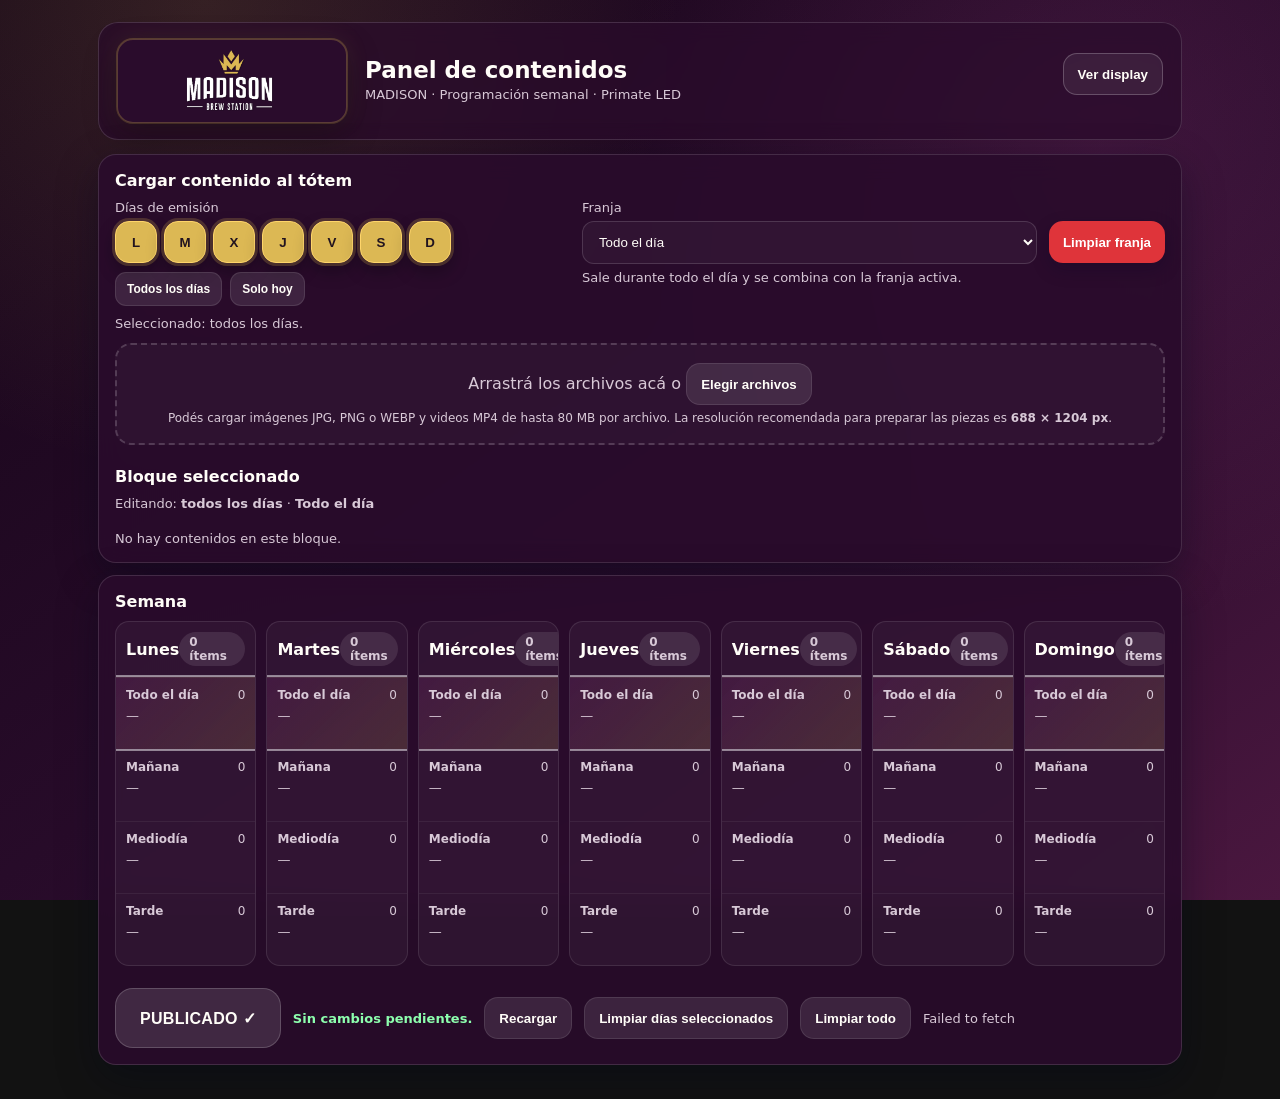
<file: madison/index.html>
<!doctype html>
<html lang="es">
<head>
  <meta charset="utf-8" />
  <meta name="viewport" content="width=device-width,initial-scale=1,viewport-fit=cover" />
  <title>MADISON | Control de contenidos</title>
  <link rel="icon" type="image/png" href="./assets/logo-madison.png" />
  <style>
    :root { --bg:#170619; --card:rgba(42,12,44,.90); --text:#fffdf8; --muted:#d8c9d7; --accent:#dcb854; --brand-blue:#2a0c2c; --brand-purple:#5b2354; --brand-red:#dcb854; --danger:#e05b70; --line:rgba(255,255,255,0.14); }
    html { color-scheme: dark; }
    * { box-sizing:border-box; }
    html, body { min-height:100%; margin:0; font-family: system-ui, -apple-system, Segoe UI, Roboto, Arial, sans-serif; background: radial-gradient(circle at 16% 0%, rgba(220,184,84,.14), transparent 34%), radial-gradient(circle at 86% 16%, rgba(117,46,103,.30), transparent 36%), linear-gradient(145deg, #170619 0%, #2a0c2c 58%, #4a173f 100%); background-attachment:fixed; color: var(--text); }
    .wrap { max-width: 1120px; margin: 0 auto; padding: 22px 18px 34px; }
    h1 { margin: 6px 0 4px; font-size: 23px; }
    h2 { margin: 0 0 10px; font-size: 16px; color: var(--text); }
    .row { display:flex; gap:12px; flex-wrap: wrap; align-items: stretch; }
    .card { background: var(--card); border-radius: 18px; padding: 16px; box-shadow: 0 14px 40px rgba(2,7,25,.36); border:1px solid rgba(255,255,255,.13); backdrop-filter: blur(12px); -webkit-backdrop-filter: blur(12px); }
    label { display:block; font-size: 13px; color: var(--muted); margin-bottom: 6px; }
    select, input[type="number"] { width: 100%; padding: 12px 12px; border-radius: 12px; border: 1px solid var(--line); background: rgba(255,255,255,0.04); color: var(--text); outline: none; }
    select option { background: #151520; color: var(--text); }
    button, .btn { border:0; border-radius: 14px; padding: 12px 14px; background:linear-gradient(135deg,var(--brand-blue),var(--brand-purple) 52%,var(--brand-red)); color:#fff; font-weight:850; cursor:pointer; text-decoration:none; display:inline-flex; align-items:center; justify-content:center; min-height:42px; box-shadow:0 7px 18px rgba(4,10,35,.24); }
    button.secondary, .btn.secondary { background:rgba(255,255,255,.10); color:var(--text); font-weight:750; border:1px solid rgba(255,255,255,.10); box-shadow:none; }
    button.danger { background: rgba(255,60,60,0.85); color:#fff; }
    button.ghost, .btn.ghost { background:rgba(255,255,255,.07); border:1px solid rgba(255,255,255,.22); color:var(--text); font-weight:750; box-shadow:none; }
    .grow { flex: 1 1 260px; }
    .status { margin-top: 10px; color: var(--muted); font-size: 13px; }
    #publish {
      min-height: 60px;
      padding: 16px 24px;
      border-radius: 18px;
      font-size: 16px;
      letter-spacing: .3px;
      text-transform: uppercase;
      transition: transform .12s ease, box-shadow .18s ease, background .18s ease, opacity .18s ease;
      position: relative;
      overflow: hidden;
    }
    #publish:hover { transform: translateY(-1px); }
    #publish:active { transform: scale(.98); }
    #publish.clean { background: rgba(255,255,255,0.12); color: var(--text); border: 1px solid rgba(255,255,255,0.18); box-shadow: none; }
    #publish.dirty { background:#dcb854; color:#21131f; box-shadow:0 0 0 4px rgba(220,184,84,.22), 0 14px 34px rgba(0,0,0,.36); animation: publishPulse 1.45s ease-in-out infinite; }
    #publish.publishing { background: rgba(255,255,255,0.20); color: var(--text); cursor: wait; animation: none; box-shadow: none; }
    #publish.published { background: #2bd576; color: #06180c; box-shadow: 0 0 0 4px rgba(43,213,118,.16), 0 10px 26px rgba(0,0,0,.28); animation: none; }
    #publish:disabled { opacity:.82; cursor: wait; }
    .publishHint { color: var(--muted); font-size: 13px; font-weight: 800; min-height: 20px; display:flex; align-items:center; }
    .publishHint.dirty { color:#ffeaa0; }
    .publishHint.clean { color:#8dffae; }
    @keyframes publishPulse {
      0%,100% { transform: translateY(0); box-shadow: 0 0 0 4px rgba(220,184,84,.15), 0 14px 34px rgba(0,0,0,.32); }
      50% { transform: translateY(-1px); box-shadow: 0 0 0 7px rgba(220,184,84,.24), 0 18px 42px rgba(0,0,0,.42); }
    }

    .pill { display:inline-block; padding: 3px 10px; border-radius: 999px; background: rgba(255,255,255,0.10); color: var(--muted); font-size: 12px; }
    .headerLine { display:flex; gap:18px; justify-content:space-between; align-items:center; flex-wrap:wrap; margin-bottom:14px; padding:16px 18px; border-radius:20px; background:rgba(42,12,44,.72); border:1px solid rgba(255,255,255,.14); backdrop-filter:blur(10px); -webkit-backdrop-filter:blur(10px); }
    .brandBlock { display:flex; align-items:center; gap:18px; min-width:0; } .brandLogo { width:230px; height:84px; flex:0 0 auto; display:block; object-fit:contain; background:#2a0c2c; padding:6px 10px; border-radius:16px; box-shadow:0 12px 32px rgba(0,0,0,.36), 0 0 0 1px rgba(220,184,84,.26), 0 0 24px rgba(220,184,84,.10); border:1px solid rgba(220,184,84,.28); } .brandText { min-width:0; }
    .smallTitle { color:var(--muted); font-size:13px; margin-bottom:10px; }
    .topActions { display:flex; gap:8px; flex-wrap:wrap; margin: 0 0 14px; align-items:center; }
    .dayButtons { display:flex; gap:7px; flex-wrap:wrap; }
    .dayBtn { min-width:42px; min-height:42px; padding:10px 12px; background:rgba(255,255,255,0.07); color:var(--text); border:1px solid rgba(255,255,255,0.18); box-shadow:none; }
    .dayBtn.on { background:#dcb854; color:#21131f; border-color:#ffd56a; box-shadow:0 0 0 3px rgba(220,184,84,.22), 0 8px 18px rgba(0,0,0,.30); }
    .miniActions { display:flex; gap:8px; flex-wrap:wrap; margin-top:9px; }
    .miniActions button { padding:8px 11px; min-height:34px; border-radius:11px; font-size:12px; }
    .drop { border: 2px dashed rgba(255,255,255,0.18); border-radius: 16px; padding: 18px; text-align: center; color: var(--muted); background: rgba(255,255,255,0.03); cursor:pointer; }
    .drop.drag { border-color: var(--accent); color: var(--text); }
    .miniNote { color: var(--muted); font-size: 12px; margin-top: 6px; }
    .uploadPanel { display:none; margin-top:12px; padding:12px; border-radius:14px; background:rgba(255,255,255,0.06); border:1px solid rgba(255,255,255,0.10); }
    .uploadPanel.show { display:block; }
    .uploadTop { display:flex; justify-content:space-between; gap:10px; align-items:center; margin-bottom:8px; }
    .uploadTitle { font-size:13px; font-weight:900; }
    .uploadPercent { font-size:13px; font-weight:900; color:var(--accent); }
    .uploadBar { height:12px; border-radius:999px; background:rgba(0,0,0,0.35); overflow:hidden; border:1px solid rgba(255,255,255,0.08); }
    .uploadFill { width:0%; height:100%; border-radius:999px; background:linear-gradient(90deg,var(--brand-blue),var(--brand-purple),var(--brand-red)); transition:width .18s ease; }
    .uploadDetail { margin-top:8px; color:var(--muted); font-size:12px; line-height:1.35; overflow:hidden; text-overflow:ellipsis; white-space:nowrap; }
    .uploadOk { color:#8dffae; }
    .fitBox { display:flex; flex-direction:column; gap:7px; min-width:260px; max-width:360px; }
    .fitLabel { color:var(--muted); font-size:12px; font-weight:900; }
    .fitButtons { display:grid; grid-template-columns:1fr 1fr; gap:7px; }
    .fitChoice { min-height:74px !important; padding:8px !important; border-radius:13px !important; background:rgba(255,255,255,0.08) !important; color:var(--text) !important; border:1px solid rgba(255,255,255,0.13) !important; display:flex !important; gap:8px; align-items:center !important; justify-content:flex-start !important; text-align:left; }
    .fitChoice.on { background:linear-gradient(135deg,rgba(91,35,84,.58),rgba(220,184,84,.20)) !important; border-color:rgba(255,255,255,.45) !important; color:var(--text) !important; }
    .fitIcon { width:42px; height:42px; border-radius:10px; background:#050507; border:1px solid rgba(255,255,255,0.18); position:relative; flex:0 0 auto; overflow:hidden; }
    .fitIcon span { position:absolute; display:block; background:var(--accent); border-radius:4px; }
    .coverIcon span { inset:4px; }
    .containIcon span { left:7px; right:7px; top:13px; bottom:13px; }
    .fitText { display:flex; flex-direction:column; gap:2px; min-width:0; }
    .fitText b { font-size:12px; line-height:1.1; }
    .fitText small { color:var(--muted); font-size:11px; line-height:1.15; font-weight:650; }
    .weekWrap { display:grid; gap: 10px; }
    .weekGrid { display:grid; grid-template-columns: repeat(7, minmax(120px, 1fr)); gap: 10px; }
    .dayCard { border-radius: 14px; background: rgba(255,255,255,0.04); border: 1px solid rgba(255,255,255,0.10); overflow: hidden; }
    .dayHead { padding: 10px; font-weight: 900; border-bottom: 1px solid rgba(255,255,255,0.08); display:flex; justify-content: space-between; align-items:center; }
    .slotCell { padding: 10px; border-top: 1px solid rgba(255,255,255,0.06); cursor: pointer; min-height:72px; }
    .slotCell:hover { background: rgba(255,255,255,0.05); }
    .slotCell.active { outline:2px solid rgba(255,255,255,.48); background:linear-gradient(135deg,rgba(91,35,84,.42),rgba(220,184,84,.15)); }
    .slotTop { display:flex; justify-content: space-between; gap: 8px; align-items:center; }
    .slotName { font-size: 12px; color: var(--muted); font-weight: 850; }
    .count { font-size: 12px; color: var(--muted); }
    .thumbs { margin-top: 8px; display:flex; gap: 6px; flex-wrap: wrap; }
    .timg, .tvid { width: 22px; height: 36px; border-radius: 8px; background: rgba(0,0,0,0.35); object-fit: cover; display:inline-block; }
    .tvid { display:flex; align-items:center; justify-content:center; font-size: 14px; }
    .list { margin-top: 10px; display:flex; flex-direction: column; gap: 10px; }
    .item { display:flex; align-items:center; gap: 10px; padding: 10px; border-radius: 14px; background: rgba(255,255,255,0.05); }
    .thumb { width: 42px; height: 92px; border-radius: 12px; object-fit: cover; background:#000; flex: 0 0 auto; }
    .meta { flex: 1 1 auto; min-width: 0; }
    .meta .name { font-weight: 900; font-size: 13px; overflow:hidden; text-overflow:ellipsis; white-space:nowrap; }
    .meta .sub { margin-top:4px; color:var(--muted); font-size:12px; }
    .controls { display:flex; gap: 8px; align-items: center; flex-wrap: wrap; justify-content: flex-end; }
    .controls button { padding: 10px 12px; border-radius: 12px; min-height:38px; }
    .controls input[type="number"] { width: 92px; padding: 10px; border-radius: 12px; }
    @media (max-width:900px) { .weekGrid{grid-template-columns:1fr;} .item{align-items:flex-start;} .controls{width:100%;justify-content:flex-start;} } @media (max-width:620px) { .headerLine{align-items:flex-start;padding:14px;} .brandLogo{width:180px;height:66px;border-radius:14px;padding:5px 8px;} h1{font-size:20px;} .topActions{width:100%;margin:0;} .topActions button,.topActions .btn{flex:1 1 auto;} }
  </style>
</head>
<body>
<div class="wrap">
  <div class="headerLine">
    <div class="brandBlock">
      <img class="brandLogo" src="./assets/logo-madison.png" alt="Madison Brew Station">
      <div class="brandText">
        <h1>Panel de contenidos</h1>
        <div class="smallTitle">MADISON · Programación semanal · Primate LED</div>
      </div>
    </div>
    <div class="topActions">
      <button id="viewDisplay" class="ghost" type="button">Ver display</button>
    </div>
  </div>

  <div class="card">
    <h2>Cargar contenido al tótem</h2>
    <div class="row">
      <div class="grow">
        <label>Días de emisión</label>
        <div class="dayButtons" id="dayButtons"></div>
        <div class="miniActions">
          <button class="secondary" id="selectAllDays" type="button">Todos los días</button>
          <button class="secondary" id="selectToday" type="button">Solo hoy</button>
        </div>
        <div class="status" id="daysHint"></div>
      </div>
      <div class="grow">
        <label>Franja</label>
        <select id="slot">
          <option value="allday" selected>Todo el día</option>
          <option value="morning">Mañana</option>
          <option value="noon">Mediodía</option>
          <option value="afternoon">Tarde</option>
        </select>
        <div class="status" id="slotHint" style="margin-top:6px"></div>
      </div>
      <div style="flex:0 0 auto">
        <label>&nbsp;</label>
        <button class="danger" id="clearSlot" type="button">Limpiar franja</button>
      </div>
    </div>

    <div id="drop" class="drop" style="margin-top:12px">
      Arrastrá los archivos acá o <button class="secondary" id="pick" type="button">Elegir archivos</button>
      <input id="file" type="file" accept="image/*,video/*" multiple style="display:none" />
      <div class="miniNote">Podés cargar imágenes JPG, PNG o WEBP y videos MP4 de hasta 80 MB por archivo. La resolución recomendada para preparar las piezas es <b>688 × 1204 px</b>.</div>
    </div>

    <div class="status" id="statusTop"></div>
    <div id="uploadPanel" class="uploadPanel" aria-live="polite">
      <div class="uploadTop">
        <div class="uploadTitle" id="uploadTitle">Preparando carga…</div>
        <div class="uploadPercent" id="uploadPercent">0%</div>
      </div>
      <div class="uploadBar"><div class="uploadFill" id="uploadFill"></div></div>
      <div class="uploadDetail" id="uploadDetail">Esperando archivo…</div>
    </div>
    <div style="height:12px"></div>
    <h2>Bloque seleccionado</h2>
    <div class="status" id="editTitle"></div>
    <div class="list" id="list"></div>
  </div>

  <div class="card" style="margin-top:12px">
    <h2>Semana</h2>
    <div class="weekWrap">
      <div class="weekGrid" id="week"></div>
      <div class="row" style="margin-top:12px; align-items:center">
        <button id="publish" type="button" class="clean">PUBLICADO ✓</button>
        <div id="publishHint" class="publishHint clean">Sin cambios pendientes</div>
        <button class="secondary" id="reload" type="button">Recargar</button>
        <button class="secondary" id="clearDay" type="button">Limpiar días seleccionados</button>
        <button class="secondary" id="clearAll" type="button">Limpiar todo</button>
        <div class="status" id="status" style="margin:0"></div>
      </div>
    </div>
  </div>
</div>

<script>

  const CONFIG = {
    apiBase: "https://primateled-poster-api.jcheva.workers.dev",
    siteId: "madison",
    displayUrl: "https://primateled.pages.dev/madisonpanel/display/"
  };

  const API_BASE = CONFIG.apiBase;
  const SITE_ID = CONFIG.siteId;
  const MAX_FILE_MB = 80;
  const MAX_FILE_BYTES = MAX_FILE_MB * 1024 * 1024;
  const ALLOWED_TYPES = new Set(["image/jpeg", "image/png", "image/webp", "video/mp4"]);

  const DAYS = [
    { key:"mon", label:"Lunes", short:"L" },
    { key:"tue", label:"Martes", short:"M" },
    { key:"wed", label:"Miércoles", short:"X" },
    { key:"thu", label:"Jueves", short:"J" },
    { key:"fri", label:"Viernes", short:"V" },
    { key:"sat", label:"Sábado", short:"S" },
    { key:"sun", label:"Domingo", short:"D" }
  ];

  const SLOTS = [
    { key:"allday", label:"Todo el día" },
    { key:"morning", label:"Mañana" },
    { key:"noon", label:"Mediodía" },
    { key:"afternoon", label:"Tarde" }
  ];

  const DEFAULT_SLOTS = {
    morning:{start:"06:00", end:"11:30"},
    noon:{start:"11:30", end:"16:30"},
    afternoon:{start:"16:30", end:"20:30"}
  };

  const slotSel = document.getElementById("slot");
  const weekEl = document.getElementById("week");
  const listEl = document.getElementById("list");
  const statusEl = document.getElementById("status");
  const statusTopEl = document.getElementById("statusTop");
  const publishBtnEl = document.getElementById("publish");
  const publishHintEl = document.getElementById("publishHint");
  const uploadPanelEl = document.getElementById("uploadPanel");
  const uploadTitleEl = document.getElementById("uploadTitle");
  const uploadPercentEl = document.getElementById("uploadPercent");
  const uploadFillEl = document.getElementById("uploadFill");
  const uploadDetailEl = document.getElementById("uploadDetail");
  const editTitleEl = document.getElementById("editTitle");
  const slotHintEl = document.getElementById("slotHint");
  const daysHintEl = document.getElementById("daysHint");
  const dayButtonsEl = document.getElementById("dayButtons");
  const fileInput = document.getElementById("file");
  const pickBtn = document.getElementById("pick");
  const drop = document.getElementById("drop");

  let schedule = null;
  let selectedDays = DAYS.map(d => d.key);
  let isUploading = false;
  let hasPendingChanges = false;
  let isPublishing = false;
  let pendingStorageDeletes = new Set();

  function setStatus(msg) { statusEl.textContent = msg || ""; }
  function setStatusTop(msg) { statusTopEl.textContent = msg || ""; }

  function updatePublishButton(hint) {
    publishBtnEl.classList.remove("clean", "dirty", "publishing", "published");
    publishHintEl?.classList.remove("clean", "dirty");

    if (isPublishing) {
      publishBtnEl.classList.add("publishing");
      publishBtnEl.textContent = "PUBLICANDO…";
      publishBtnEl.disabled = true;
      if (publishHintEl) publishHintEl.textContent = "Enviando programación y ordenando archivos…";
      return;
    }

    publishBtnEl.disabled = false;
    if (hasPendingChanges) {
      publishBtnEl.classList.add("dirty");
      publishBtnEl.textContent = "PUBLICAR CAMBIOS";
      if (publishHintEl) {
        publishHintEl.classList.add("dirty");
        publishHintEl.textContent = hint || "Hay cambios pendientes. Tocá publicar para enviarlos al display.";
      }
    } else {
      publishBtnEl.classList.add("clean");
      publishBtnEl.textContent = "PUBLICADO ✓";
      if (publishHintEl) {
        publishHintEl.classList.add("clean");
        publishHintEl.textContent = hint || "Sin cambios pendientes.";
      }
    }
  }

  function markDirty(hint) { hasPendingChanges = true; updatePublishButton(hint); }
  function markClean(hint) { hasPendingChanges = false; isPublishing = false; updatePublishButton(hint); }
  function setPublishing(value) { isPublishing = Boolean(value); updatePublishButton(); }

  function uuid() { return Math.random().toString(16).slice(2) + Date.now().toString(16); }
  function typeFromFile(file) { return file.type === "video/mp4" ? "video" : "image"; }
  function humanFileSize(bytes) { return (bytes / (1024 * 1024)).toFixed(1).replace(".0", "") + " MB"; }
  function dayLabel(key){ return DAYS.find(d => d.key === key)?.label || key; }
  function slotLabel(key){ return SLOTS.find(s => s.key === key)?.label || key; }

  function nowWeekday(tz) {
    const fmt = new Intl.DateTimeFormat("en-US", { timeZone: tz, weekday:"short" });
    return fmt.format(new Date()).toLowerCase().slice(0,3);
  }

  function defaultSchedule(){
    return { timezone:"America/Argentina/Buenos_Aires", slots: DEFAULT_SLOTS, days:{}, default:{allday:[],morning:[],noon:[],afternoon:[]} };
  }

  function ensureDay(scheduleObj, dayKey) {
    scheduleObj.days = scheduleObj.days || {};
    if (!scheduleObj.days[dayKey]) scheduleObj.days[dayKey] = { allday:[], morning:[], noon:[], afternoon:[] };
    SLOTS.forEach(s => {
      if (!Array.isArray(scheduleObj.days[dayKey][s.key])) scheduleObj.days[dayKey][s.key] = [];
    });
  }

  function ensureSchedule() {
    if (!schedule || typeof schedule !== "object") schedule = defaultSchedule();
    schedule.timezone = schedule.timezone || "America/Argentina/Buenos_Aires";
    schedule.slots = schedule.slots || DEFAULT_SLOTS;
    schedule.slots.morning = schedule.slots.morning || DEFAULT_SLOTS.morning;
    schedule.slots.noon = schedule.slots.noon || DEFAULT_SLOTS.noon;
    schedule.slots.afternoon = schedule.slots.afternoon || DEFAULT_SLOTS.afternoon;
    schedule.default = schedule.default || {allday:[],morning:[],noon:[],afternoon:[]};
    DAYS.forEach(d => ensureDay(schedule, d.key));
  }

  function niceName(item) {
    if (item?.originalName) return item.originalName;
    try {
      const last = item.src.split("/").pop() || item.src;
      return decodeURIComponent(last.split("?")[0]).slice(0, 52);
    } catch { return "archivo"; }
  }

  function slotTimeText(slotKey) {
    if (!schedule?.slots || slotKey === "allday") return "";
    const s = schedule.slots[slotKey];
    return s?.start && s?.end ? `${s.start} → ${s.end}` : "";
  }

  function selectedDayObjects(){ return DAYS.filter(d => selectedDays.includes(d.key)); }

  function updateDaysHint(){
    const n = selectedDays.length;
    if (!n) { daysHintEl.textContent = "Seleccioná al menos un día."; return; }
    if (n === 7) { daysHintEl.textContent = "Seleccionado: todos los días."; return; }
    daysHintEl.textContent = "Seleccionado: " + selectedDayObjects().map(d => d.label).join(", ") + ".";
  }

  function updateSlotHint() {
    const slotKey = slotSel.value;
    if (slotKey === "allday") slotHintEl.textContent = "Sale durante todo el día y se combina con la franja activa.";
    else slotHintEl.textContent = slotTimeText(slotKey) ? `Horario: ${slotTimeText(slotKey)}` : "";
  }

  function renderDayButtons(){
    dayButtonsEl.innerHTML = "";
    DAYS.forEach(d => {
      const btn = document.createElement("button");
      btn.type = "button";
      btn.className = "dayBtn" + (selectedDays.includes(d.key) ? " on" : "");
      btn.textContent = d.short;
      btn.title = d.label;
      btn.onclick = () => {
        if (selectedDays.includes(d.key)) {
          if (selectedDays.length > 1) selectedDays = selectedDays.filter(x => x !== d.key);
        } else {
          selectedDays.push(d.key);
          selectedDays = DAYS.map(x => x.key).filter(x => selectedDays.includes(x));
        }
        renderAll();
      };
      dayButtonsEl.appendChild(btn);
    });
    updateDaysHint();
  }

  function getPrimaryDay(){ return selectedDays[0] || nowWeekday(schedule?.timezone || "America/Argentina/Buenos_Aires"); }
  function getSelectedLists(){
    const slotKey = slotSel.value;
    return selectedDays.map(dayKey => { ensureDay(schedule, dayKey); return schedule.days[dayKey][slotKey]; });
  }
  function getPrimaryList(){ ensureDay(schedule, getPrimaryDay()); return schedule.days[getPrimaryDay()][slotSel.value]; }

  function countDay(dayKey) {
    const b = schedule.days[dayKey];
    return b.allday.length + b.morning.length + b.noon.length + b.afternoon.length;
  }

  function collectStorageKeys(root) {
    const keys = new Set();
    function visit(value) {
      if (!value) return;
      if (Array.isArray(value)) {
        value.forEach(item => {
          if (item && typeof item.storageKey === "string" && item.storageKey) keys.add(item.storageKey);
        });
      } else if (typeof value === "object") {
        Object.values(value).forEach(visit);
      }
    }
    visit(root);
    return keys;
  }

  function queueRemovedKeys(beforeKeys) {
    const afterKeys = collectStorageKeys(schedule);
    beforeKeys.forEach(key => {
      if (!afterKeys.has(key)) pendingStorageDeletes.add(key);
    });
  }

  function renderWeek() {
    ensureSchedule();
    weekEl.innerHTML = "";
    const selSlot = slotSel.value;

    DAYS.forEach(d => {
      const card = document.createElement("div");
      card.className = "dayCard";
      const head = document.createElement("div");
      head.className = "dayHead";
      head.innerHTML = `<span>${d.label}</span><span class="pill">${countDay(d.key)} ítems</span>`;
      card.appendChild(head);

      SLOTS.forEach(s => {
        const cell = document.createElement("div");
        cell.className = "slotCell";
        if (selectedDays.includes(d.key) && s.key === selSlot) cell.classList.add("active");
        const list = schedule.days[d.key][s.key] || [];
        const top = document.createElement("div");
        top.className = "slotTop";
        top.innerHTML = `<div class="slotName">${s.label}</div><div class="count">${list.length}</div>`;
        cell.appendChild(top);

        if (!list.length) {
          const empty = document.createElement("div");
          empty.className = "status";
          empty.style.margin = "6px 0 0";
          empty.textContent = "—";
          cell.appendChild(empty);
        } else {
          const thumbs = document.createElement("div");
          thumbs.className = "thumbs";
          list.slice(0, 6).forEach(it => {
            if (it.type === "image") {
              const img = document.createElement("img");
              img.className = "timg";
              img.src = it.src;
              img.loading = "lazy";
              thumbs.appendChild(img);
            } else {
              const v = document.createElement("div");
              v.className = "tvid";
              v.title = "Video";
              v.textContent = "🎥";
              thumbs.appendChild(v);
            }
          });
          cell.appendChild(thumbs);
        }

        cell.onclick = () => { selectedDays = [d.key]; slotSel.value = s.key; renderAll(); };
        card.appendChild(cell);
      });
      weekEl.appendChild(card);
    });
  }

  function renderEditorList() {
    const slotKey = slotSel.value;
    const list = getPrimaryList();
    const dayText = selectedDays.length === 7 ? "todos los días" : selectedDayObjects().map(d => d.label).join(", ");
    const time = slotTimeText(slotKey);
    editTitleEl.innerHTML = `Editando: <b>${dayText}</b> · <b>${slotLabel(slotKey)}${time ? " (" + time + ")" : ""}</b>`;
    listEl.innerHTML = "";

    if (!list.length) {
      const empty = document.createElement("div");
      empty.className = "status";
      empty.textContent = "No hay contenidos en este bloque.";
      listEl.appendChild(empty);
      return;
    }

    list.forEach((item, i) => {
      const row = document.createElement("div");
      row.className = "item";
      const thumb = document.createElement(item.type === "video" ? "div" : "img");
      thumb.className = "thumb";
      if (item.type === "video") {
        thumb.style.display = "flex";
        thumb.style.alignItems = "center";
        thumb.style.justifyContent = "center";
        thumb.textContent = "🎥";
      } else {
        thumb.src = item.src;
        thumb.loading = "lazy";
      }

      const meta = document.createElement("div");
      meta.className = "meta";
      const name = document.createElement("div");
      name.className = "name";
      name.textContent = `${item.type === "video" ? "Video" : "Imagen"} · ${niceName(item)}`;
      const sub = document.createElement("div");
      sub.className = "sub";
      sub.textContent = selectedDays.length > 1 ? `Aplicado a ${selectedDays.length} días seleccionados` : dayLabel(getPrimaryDay());
      meta.appendChild(name);
      meta.appendChild(sub);

      const controls = document.createElement("div");
      controls.className = "controls";
      const up = document.createElement("button");
      up.className = "secondary";
      up.textContent = "↑";
      up.type = "button";
      up.onclick = () => {
        if (i > 0) {
          getSelectedLists().forEach(l => { if (i < l.length) [l[i-1], l[i]] = [l[i], l[i-1]]; });
          markDirty("Orden modificado. Publicá los cambios para aplicarlos.");
          renderAll();
        }
      };

      const down = document.createElement("button");
      down.className = "secondary";
      down.textContent = "↓";
      down.type = "button";
      down.onclick = () => {
        getSelectedLists().forEach(l => { if (i < l.length - 1) [l[i+1], l[i]] = [l[i], l[i+1]]; });
        markDirty("Orden modificado. Publicá los cambios para aplicarlos.");
        renderAll();
      };
      controls.appendChild(up);
      controls.appendChild(down);

      if (item.type === "image") {
        const durWrap = document.createElement("div");
        durWrap.style.display = "flex";
        durWrap.style.flexDirection = "column";
        durWrap.style.gap = "4px";
        durWrap.style.alignItems = "flex-end";
        const durLabel = document.createElement("div");
        durLabel.style.fontSize = "12px";
        durLabel.style.color = "var(--muted)";
        durLabel.style.fontWeight = "900";
        durLabel.textContent = "Duración";
        const dur = document.createElement("input");
        dur.type = "number";
        dur.min = "2";
        dur.max = "60";
        dur.value = typeof item.duration === "number" ? item.duration : 8;
        dur.onchange = () => {
          const val = Math.max(2, Math.min(60, Number(dur.value || 8)));
          getSelectedLists().forEach(l => { if (l[i]?.type === "image") l[i].duration = val; });
          markDirty("Duración modificada. Publicá los cambios para aplicarlos.");
        };
        durWrap.appendChild(durLabel);
        durWrap.appendChild(dur);
        controls.appendChild(durWrap);
      }

      const fitBox = document.createElement("div");
      fitBox.className = "fitBox";
      const fitLabel = document.createElement("div");
      fitLabel.className = "fitLabel";
      fitLabel.textContent = item.type === "image" ? "Cómo mostrar la imagen" : "Cómo mostrar el video";
      const fitButtons = document.createElement("div");
      fitButtons.className = "fitButtons";
      const currentFit = item.fit === "cover" ? "cover" : "contain";
      const fitOptions = [
        { key:"cover", label:"Pantalla completa", help:"Llena todo; puede recortar.", icon:"cover" },
        { key:"contain", label:item.type === "image" ? "Imagen entera" : "Video entero", help:"No recorta; puede dejar barras.", icon:"contain" }
      ];

      fitOptions.forEach(opt => {
        const b = document.createElement("button");
        b.type = "button";
        b.className = "fitChoice" + (currentFit === opt.key ? " on" : "");
        b.innerHTML = `<span class="fitIcon ${opt.icon}Icon"><span></span></span><span class="fitText"><b>${opt.label}</b><small>${opt.help}</small></span>`;
        b.onclick = () => {
          getSelectedLists().forEach(l => { if (l[i]?.type === item.type) l[i].fit = opt.key; });
          markDirty("Modo de visualización modificado. Publicá los cambios para aplicarlos.");
          renderAll();
        };
        fitButtons.appendChild(b);
      });
      fitBox.appendChild(fitLabel);
      fitBox.appendChild(fitButtons);
      controls.appendChild(fitBox);

      const del = document.createElement("button");
      del.className = "danger";
      del.textContent = "✕";
      del.type = "button";
      del.onclick = () => {
        const before = collectStorageKeys(schedule);
        getSelectedLists().forEach(l => { if (i < l.length) l.splice(i, 1); });
        queueRemovedKeys(before);
        markDirty("Contenido quitado. El cambio se aplicará cuando publiques.");
        renderAll();
      };
      controls.appendChild(del);

      row.appendChild(thumb);
      row.appendChild(meta);
      row.appendChild(controls);
      listEl.appendChild(row);
    });
  }

  function renderAll(){ renderDayButtons(); updateSlotHint(); renderWeek(); renderEditorList(); }

  function updateUploadPanel(title, percent, detail, done) {
    const p = Math.max(0, Math.min(100, Math.round(percent || 0)));
    uploadPanelEl.classList.add("show");
    uploadTitleEl.textContent = title || "Subiendo…";
    uploadPercentEl.textContent = p + "%";
    uploadFillEl.style.width = p + "%";
    uploadDetailEl.textContent = detail || "";
    uploadTitleEl.classList.toggle("uploadOk", Boolean(done));
  }

  function hideUploadPanelLater() {
    setTimeout(() => {
      uploadPanelEl.classList.remove("show");
      uploadTitleEl.classList.remove("uploadOk");
      uploadFillEl.style.width = "0%";
      uploadPercentEl.textContent = "0%";
    }, 3500);
  }

  function r2Upload(file, onProgress) {
    return new Promise((resolve, reject) => {
      const xhr = new XMLHttpRequest();
      xhr.open("POST", `${API_BASE}/api/${SITE_ID}/upload`, true);
      xhr.setRequestHeader("Content-Type", file.type);
      xhr.setRequestHeader("X-File-Name", encodeURIComponent(file.name));
      xhr.setRequestHeader("X-File-Size", String(file.size));
      xhr.upload.onprogress = e => {
        if (e.lengthComputable && typeof onProgress === "function") onProgress(e.loaded, e.total);
      };
      xhr.onload = () => {
        let data = null;
        try { data = JSON.parse(xhr.responseText); } catch {}
        if (xhr.status >= 200 && xhr.status < 300 && data?.ok) resolve(data);
        else reject(new Error(data?.error || `API HTTP ${xhr.status}`));
      };
      xhr.onerror = () => reject(new Error("No se pudo subir el archivo. Revisá la conexión."));
      xhr.send(file);
    });
  }

  async function apiGetSchedule() {
    const res = await fetch(`${API_BASE}/api/${SITE_ID}/schedule`, { cache:"no-store" });
    if (!res.ok) throw new Error(`API HTTP ${res.status}`);
    return await res.json();
  }

  async function apiPutSchedule() {
    schedule.updatedAt = new Date().toISOString();
    const res = await fetch(`${API_BASE}/api/${SITE_ID}/schedule`, {
      method:"PUT",
      headers:{"Content-Type":"application/json"},
      body:JSON.stringify(schedule)
    });
    const data = await res.json().catch(() => null);
    if (!res.ok) throw new Error(data?.error || `API HTTP ${res.status}`);
    return data;
  }

  async function apiDeleteMedia(storageKey) {
    const res = await fetch(`${API_BASE}/api/${SITE_ID}/media`, {
      method:"DELETE",
      headers:{"Content-Type":"application/json"},
      body:JSON.stringify({storageKey})
    });
    const data = await res.json().catch(() => null);
    if (!res.ok) throw new Error(data?.error || `No se pudo borrar ${storageKey}`);
    return data;
  }

  async function flushPendingDeletes() {
    const activeKeys = collectStorageKeys(schedule);
    const failures = [];
    for (const key of [...pendingStorageDeletes]) {
      if (activeKeys.has(key)) {
        pendingStorageDeletes.delete(key);
        continue;
      }
      try {
        await apiDeleteMedia(key);
        pendingStorageDeletes.delete(key);
      } catch (error) {
        failures.push(key);
      }
    }
    return failures;
  }

  async function handleFiles(files) {
    if (!schedule) return;
    if (isUploading) { setStatusTop("Ya hay una carga en curso."); return; }
    if (!selectedDays.length) { setStatusTop("Seleccioná al menos un día."); return; }

    const accepted = [];
    const rejected = [];
    for (const file of files) {
      if (!ALLOWED_TYPES.has(file.type)) rejected.push(`${file.name}: formato no admitido`);
      else if (file.size > MAX_FILE_BYTES) rejected.push(`${file.name}: ${humanFileSize(file.size)} supera ${MAX_FILE_MB} MB`);
      else accepted.push(file);
    }

    if (rejected.length) alert("No se cargarán estos archivos:\n\n" + rejected.join("\n"));
    if (!accepted.length) { setStatusTop("No hay archivos válidos para subir."); return; }

    const totalBytes = accepted.reduce((sum, f) => sum + Math.max(f.size, 1), 0);
    let uploadedBytesBefore = 0;
    let uploadedCount = 0;
    const slotKey = slotSel.value;

    isUploading = true;
    pickBtn.disabled = true;
    setStatusTop("Subiendo archivos…");
    updateUploadPanel("Subiendo archivos…", 0, `${accepted.length} archivo/s en cola`, false);

    try {
      for (let fileIndex = 0; fileIndex < accepted.length; fileIndex++) {
        const file = accepted[fileIndex];
        const kind = typeFromFile(file);
        const fileLabel = `${fileIndex + 1}/${accepted.length} · ${file.name} · ${humanFileSize(file.size)}`;
        const uploaded = await r2Upload(file, loaded => {
          const overall = ((uploadedBytesBefore + loaded) / totalBytes) * 100;
          updateUploadPanel("Subiendo archivos…", overall, fileLabel, false);
        });

        uploadedBytesBefore += Math.max(file.size, 1);
        const base = {
          id:uuid(),
          type:kind,
          src:uploaded.publicUrl || uploaded.src,
          storageKey:uploaded.storageKey,
          originalName:uploaded.originalName || file.name,
          size:uploaded.size || file.size,
          fit:"contain"
        };
        if (kind === "image") base.duration = 8;
        selectedDays.forEach(dayKey => {
          ensureDay(schedule, dayKey);
          schedule.days[dayKey][slotKey].push({...base, id:uuid()});
        });
        uploadedCount++;
      }

      updateUploadPanel("Carga completa ✅", 100, `${uploadedCount} archivo/s cargado/s. Ahora tocá PUBLICAR.`, true);
      setStatusTop(`Listo ✅ ${uploadedCount} archivo/s cargado/s. Ahora tocá PUBLICAR.`);
      markDirty("Contenido nuevo cargado. Publicá los cambios para verlo en pantalla.");
      hideUploadPanelLater();
      renderAll();
    } catch (error) {
      updateUploadPanel("Error en la carga", Math.max(5, (uploadedBytesBefore / totalBytes) * 100), error.message, false);
      setStatusTop(error.message);
    } finally {
      isUploading = false;
      pickBtn.disabled = false;
    }
  }

  function setupDnD() {
    drop.addEventListener("click", e => { if (e.target?.id !== "pick") fileInput.click(); });
    const prevent = e => { e.preventDefault(); e.stopPropagation(); };
    drop.addEventListener("dragenter", e => { prevent(e); drop.classList.add("drag"); }, true);
    drop.addEventListener("dragover", e => { prevent(e); drop.classList.add("drag"); }, true);
    drop.addEventListener("dragleave", e => { prevent(e); drop.classList.remove("drag"); }, true);
    drop.addEventListener("drop", async e => {
      prevent(e);
      drop.classList.remove("drag");
      const files = [...(e.dataTransfer?.files || [])];
      if (files.length) await handleFiles(files);
    }, true);
    window.addEventListener("dragover", e => e.preventDefault());
    window.addEventListener("drop", e => e.preventDefault());
  }

  document.getElementById("selectAllDays").onclick = () => { selectedDays = DAYS.map(d => d.key); renderAll(); };
  document.getElementById("selectToday").onclick = () => { selectedDays = [nowWeekday(schedule?.timezone || "America/Argentina/Buenos_Aires")]; renderAll(); };

  publishBtnEl.onclick = async () => {
    if (!hasPendingChanges) { setStatus("No hay cambios pendientes."); updatePublishButton("Todo está guardado."); return; }
    try {
      setPublishing(true);
      setStatus("Publicando programación…");
      const result = await apiPutSchedule();
      const failures = await flushPendingDeletes();
      markClean(failures.length ? "La programación fue publicada, pero algunos archivos antiguos no pudieron eliminarse." : "Publicado correctamente. El display se actualizará automáticamente.");
      setStatus(`Publicado ✅${result?.version ? " (v" + result.version + ")" : ""}${failures.length ? " · hay archivos antiguos pendientes" : ""}`);
    } catch (error) {
      isPublishing = false;
      hasPendingChanges = true;
      updatePublishButton("No se pudo publicar. Intentá nuevamente.");
      setStatus(error.message);
    }
  };

  document.getElementById("reload").onclick = async () => {
    if (hasPendingChanges && !confirm("Hay cambios sin publicar. Si recargás, se perderán. ¿Continuar?")) return;
    try {
      setStatus("Recargando…");
      schedule = await apiGetSchedule();
      ensureSchedule();
      pendingStorageDeletes.clear();
      markClean("Datos recargados. Sin cambios pendientes.");
      setStatus("OK");
      renderAll();
    } catch (error) { setStatus(error.message); }
  };

  document.getElementById("clearSlot").onclick = () => {
    if (!schedule || !selectedDays.length) return;
    if (!confirm(`¿Limpiar ${slotLabel(slotSel.value)} en ${selectedDays.length === 7 ? "todos los días" : selectedDayObjects().map(d=>d.label).join(", ")}?`)) return;
    const before = collectStorageKeys(schedule);
    selectedDays.forEach(dayKey => { ensureDay(schedule, dayKey); schedule.days[dayKey][slotSel.value] = []; });
    queueRemovedKeys(before);
    setStatus("Franja limpiada. Tocá PUBLICAR para aplicar.");
    markDirty("Franja limpiada. Publicá los cambios para aplicarlos.");
    renderAll();
  };

  document.getElementById("clearDay").onclick = () => {
    if (!schedule || !selectedDays.length) return;
    if (!confirm("¿Limpiar los días seleccionados completos?")) return;
    const before = collectStorageKeys(schedule);
    selectedDays.forEach(dayKey => { schedule.days[dayKey] = {allday:[],morning:[],noon:[],afternoon:[]}; });
    queueRemovedKeys(before);
    setStatus("Días limpiados. Tocá PUBLICAR para aplicar.");
    markDirty("Días limpiados. Publicá los cambios para aplicarlos.");
    renderAll();
  };

  document.getElementById("clearAll").onclick = () => {
    if (!schedule || !confirm("¿Limpiar TODA la semana?")) return;
    const before = collectStorageKeys(schedule);
    DAYS.forEach(d => { schedule.days[d.key] = {allday:[],morning:[],noon:[],afternoon:[]}; });
    schedule.default = {allday:[],morning:[],noon:[],afternoon:[]};
    queueRemovedKeys(before);
    setStatus("Semana limpiada. Tocá PUBLICAR para aplicar.");
    markDirty("Semana limpiada. Publicá los cambios para aplicarlos.");
    renderAll();
  };

  pickBtn.onclick = () => fileInput.click();
  fileInput.onchange = async () => {
    const files = [...(fileInput.files || [])];
    fileInput.value = "";
    if (files.length) await handleFiles(files);
  };
  slotSel.onchange = renderAll;
  document.getElementById("viewDisplay").onclick = () => window.open(CONFIG.displayUrl, "_blank");

  (async function boot(){
    setupDnD();
    try {
      setStatus("Cargando…");
      schedule = await apiGetSchedule();
      ensureSchedule();
      markClean("Sin cambios pendientes.");
      setStatus("OK");
      renderAll();
    } catch (error) {
      schedule = defaultSchedule();
      ensureSchedule();
      markClean("Sin cambios pendientes.");
      setStatus(error.message);
      renderAll();
    }
  })();

</script>
</body>
</html>
</file>
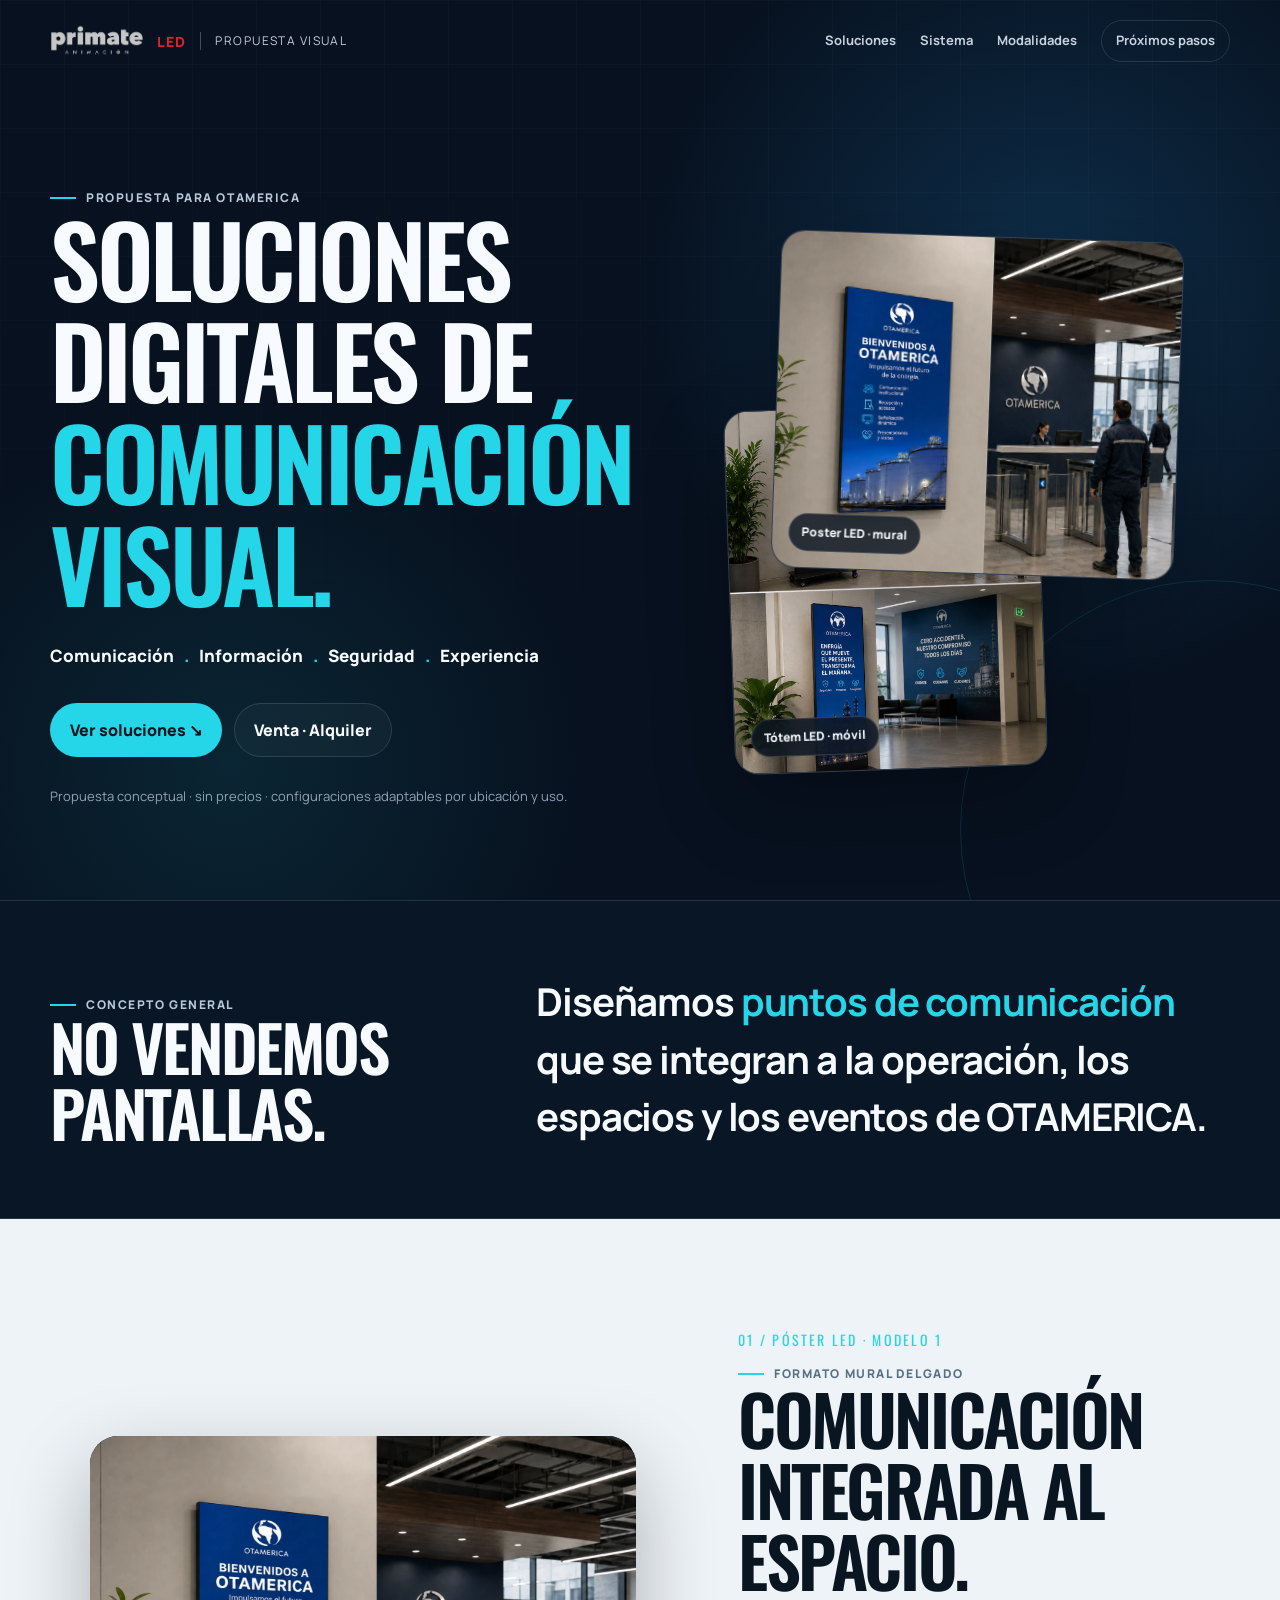
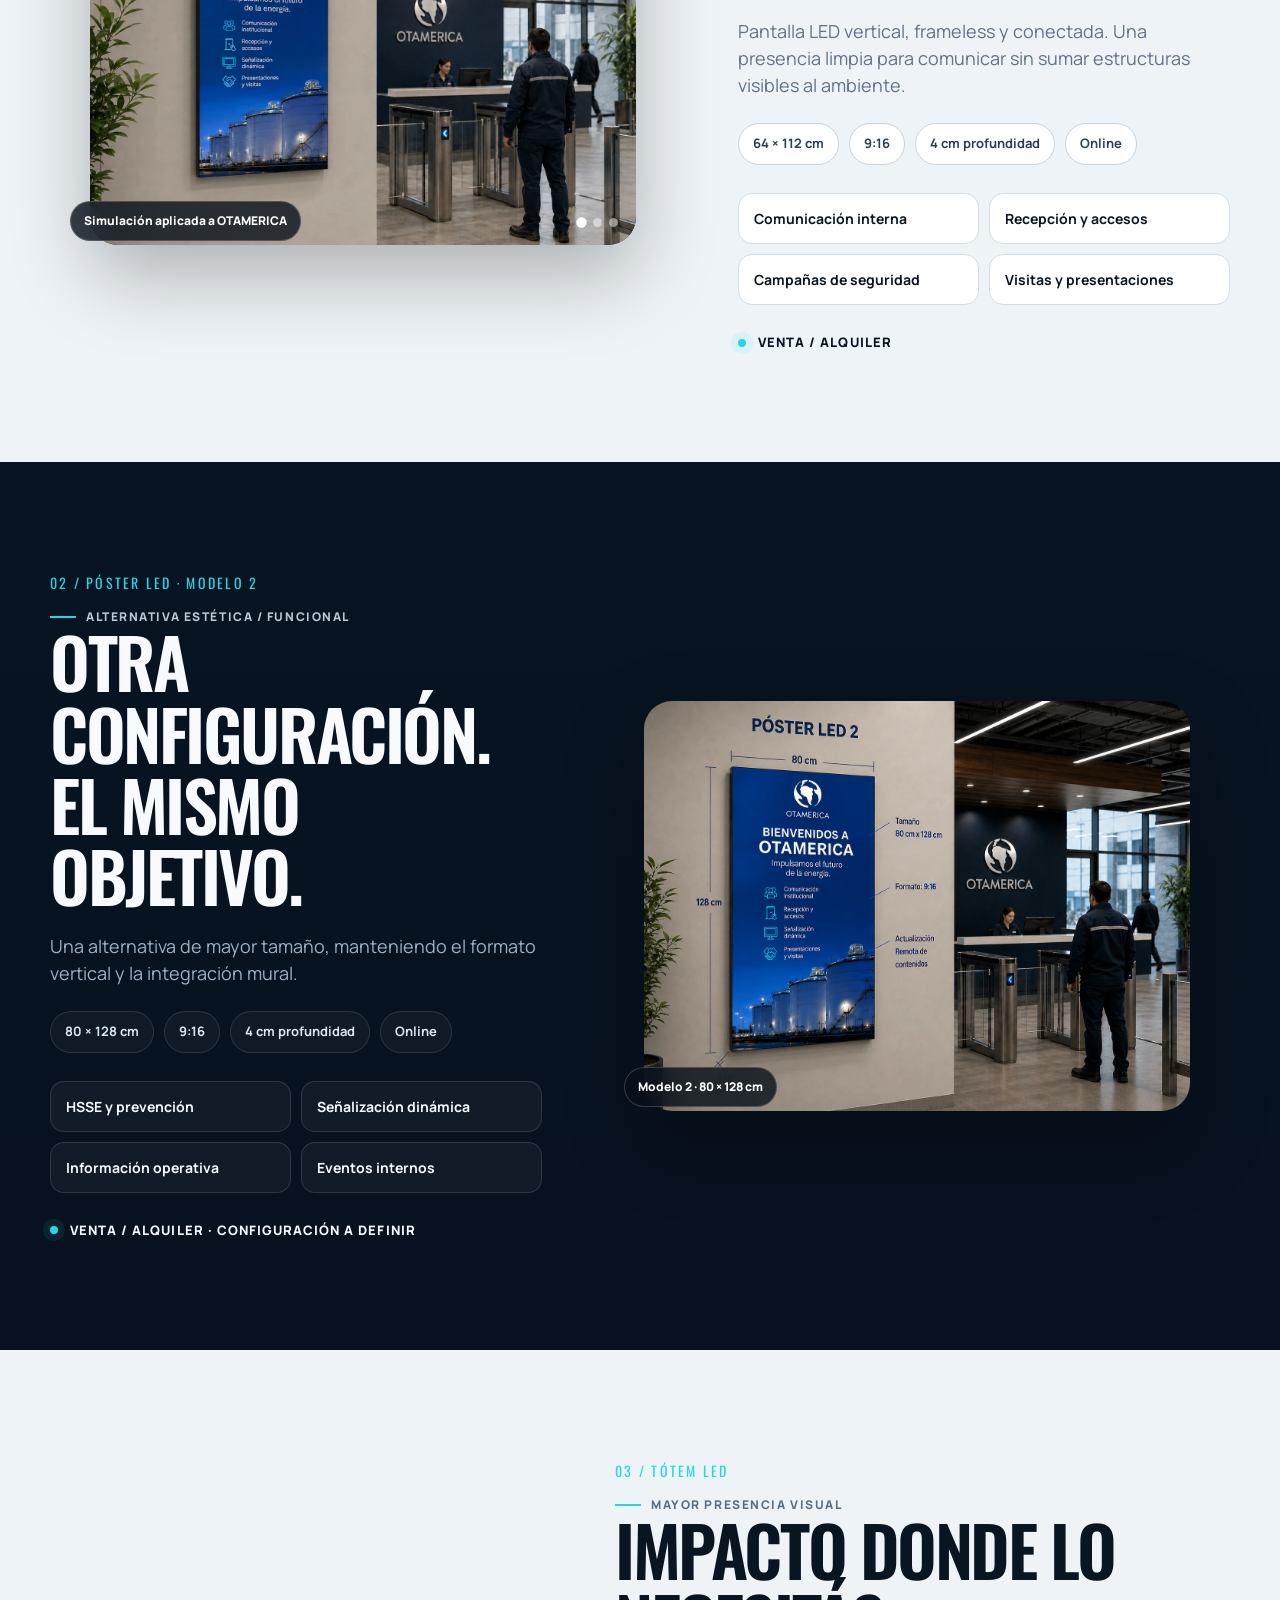
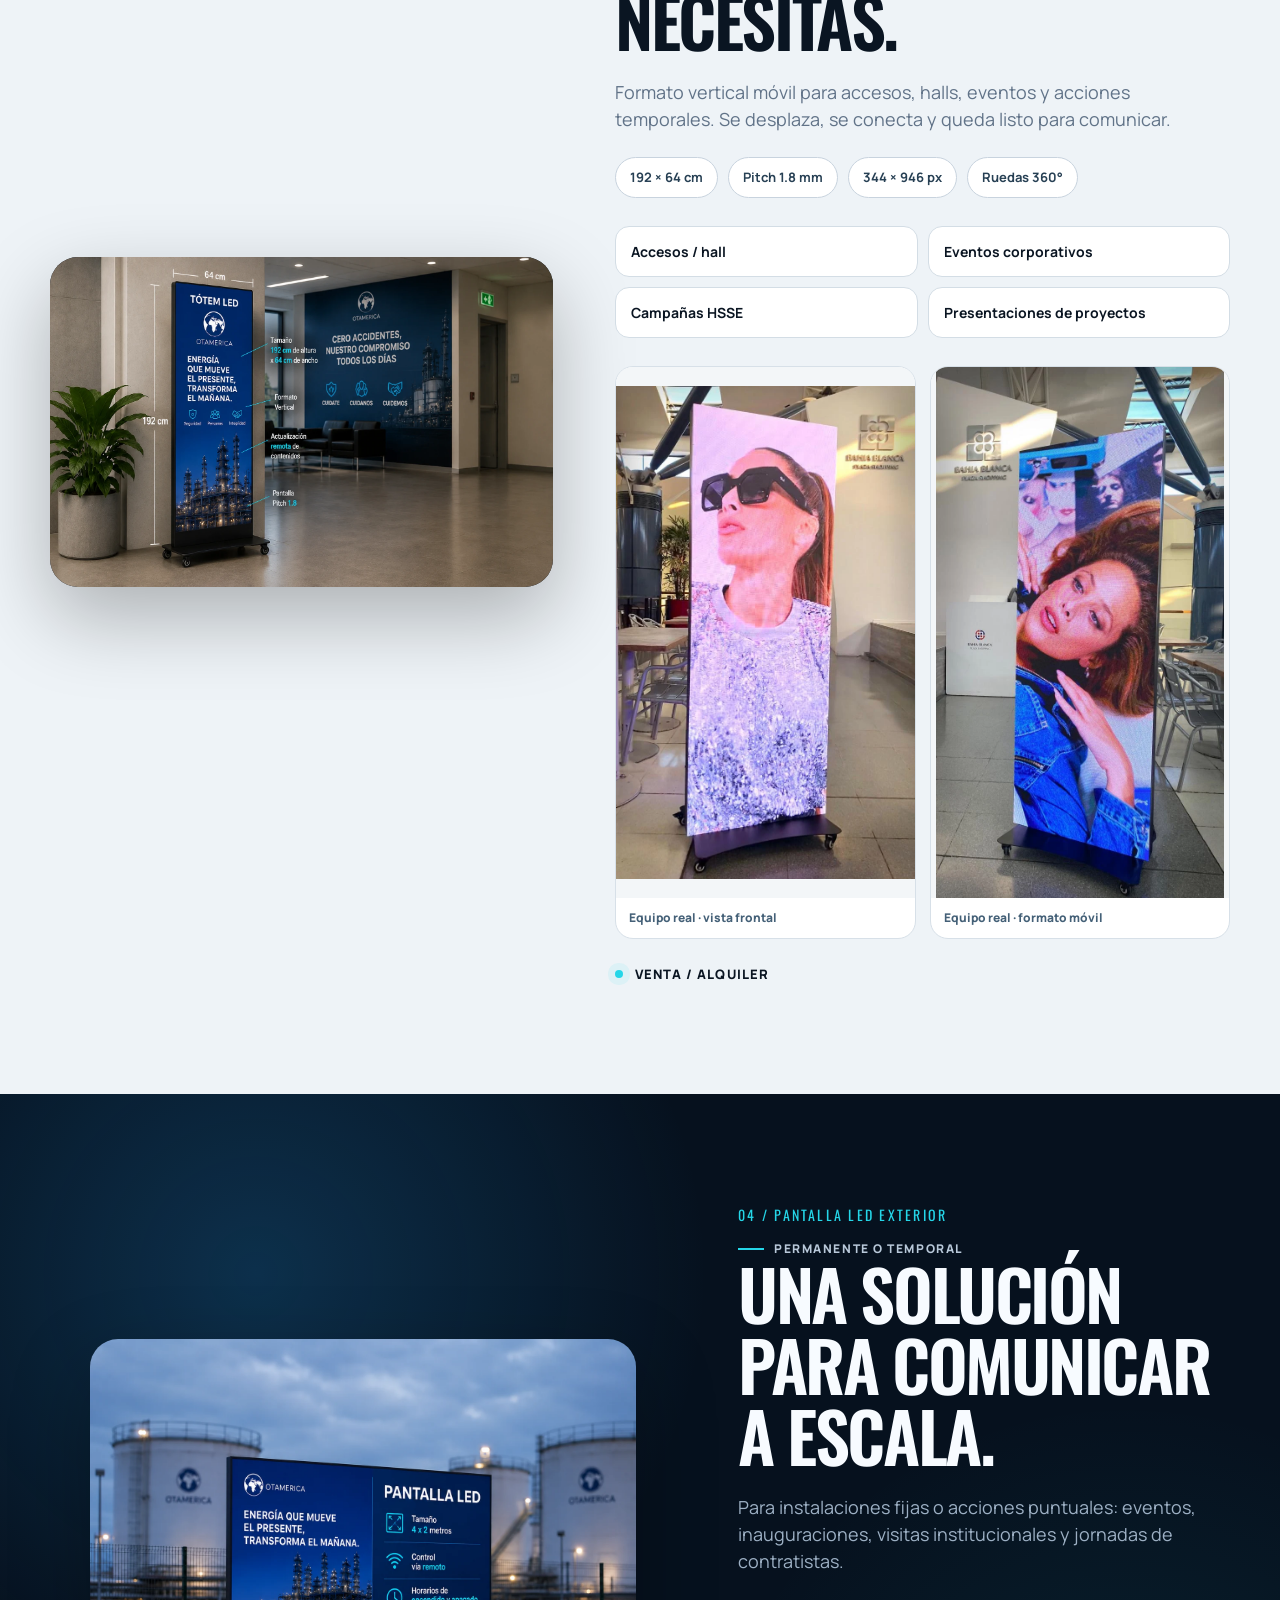
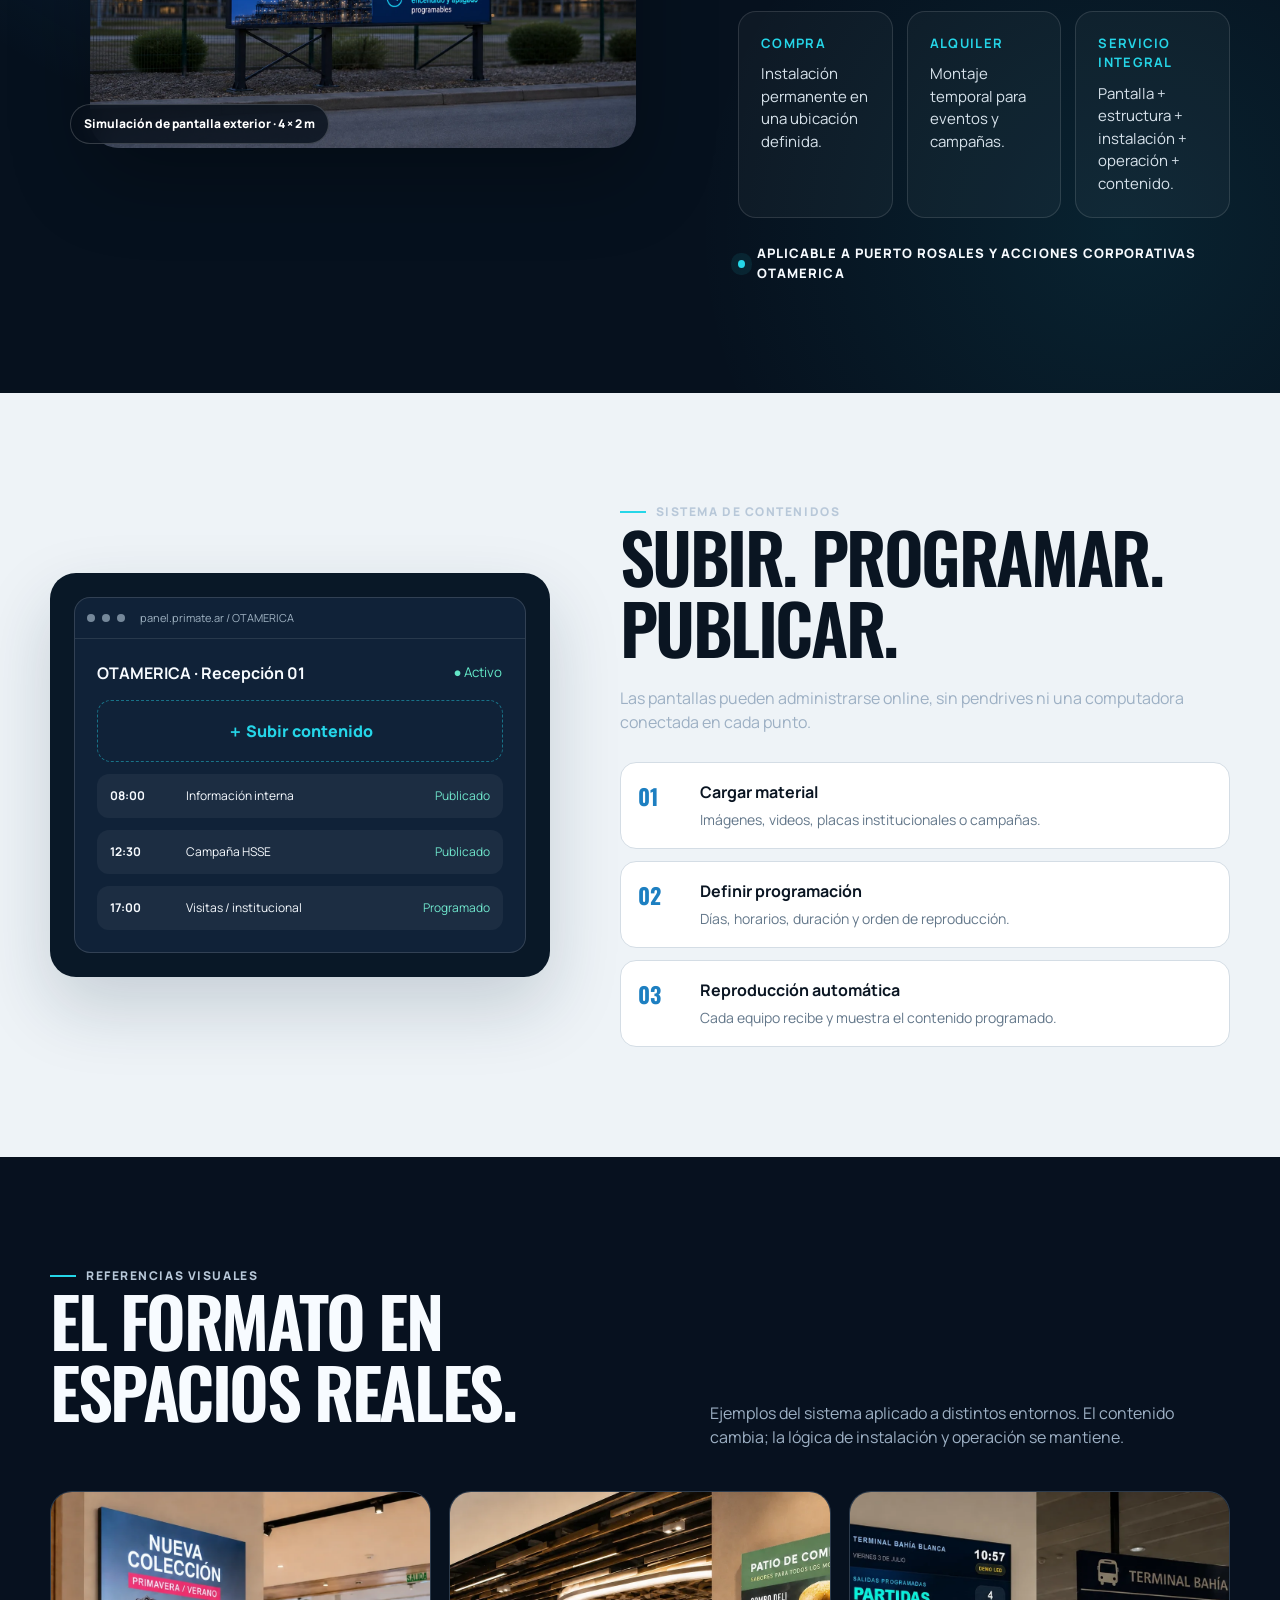
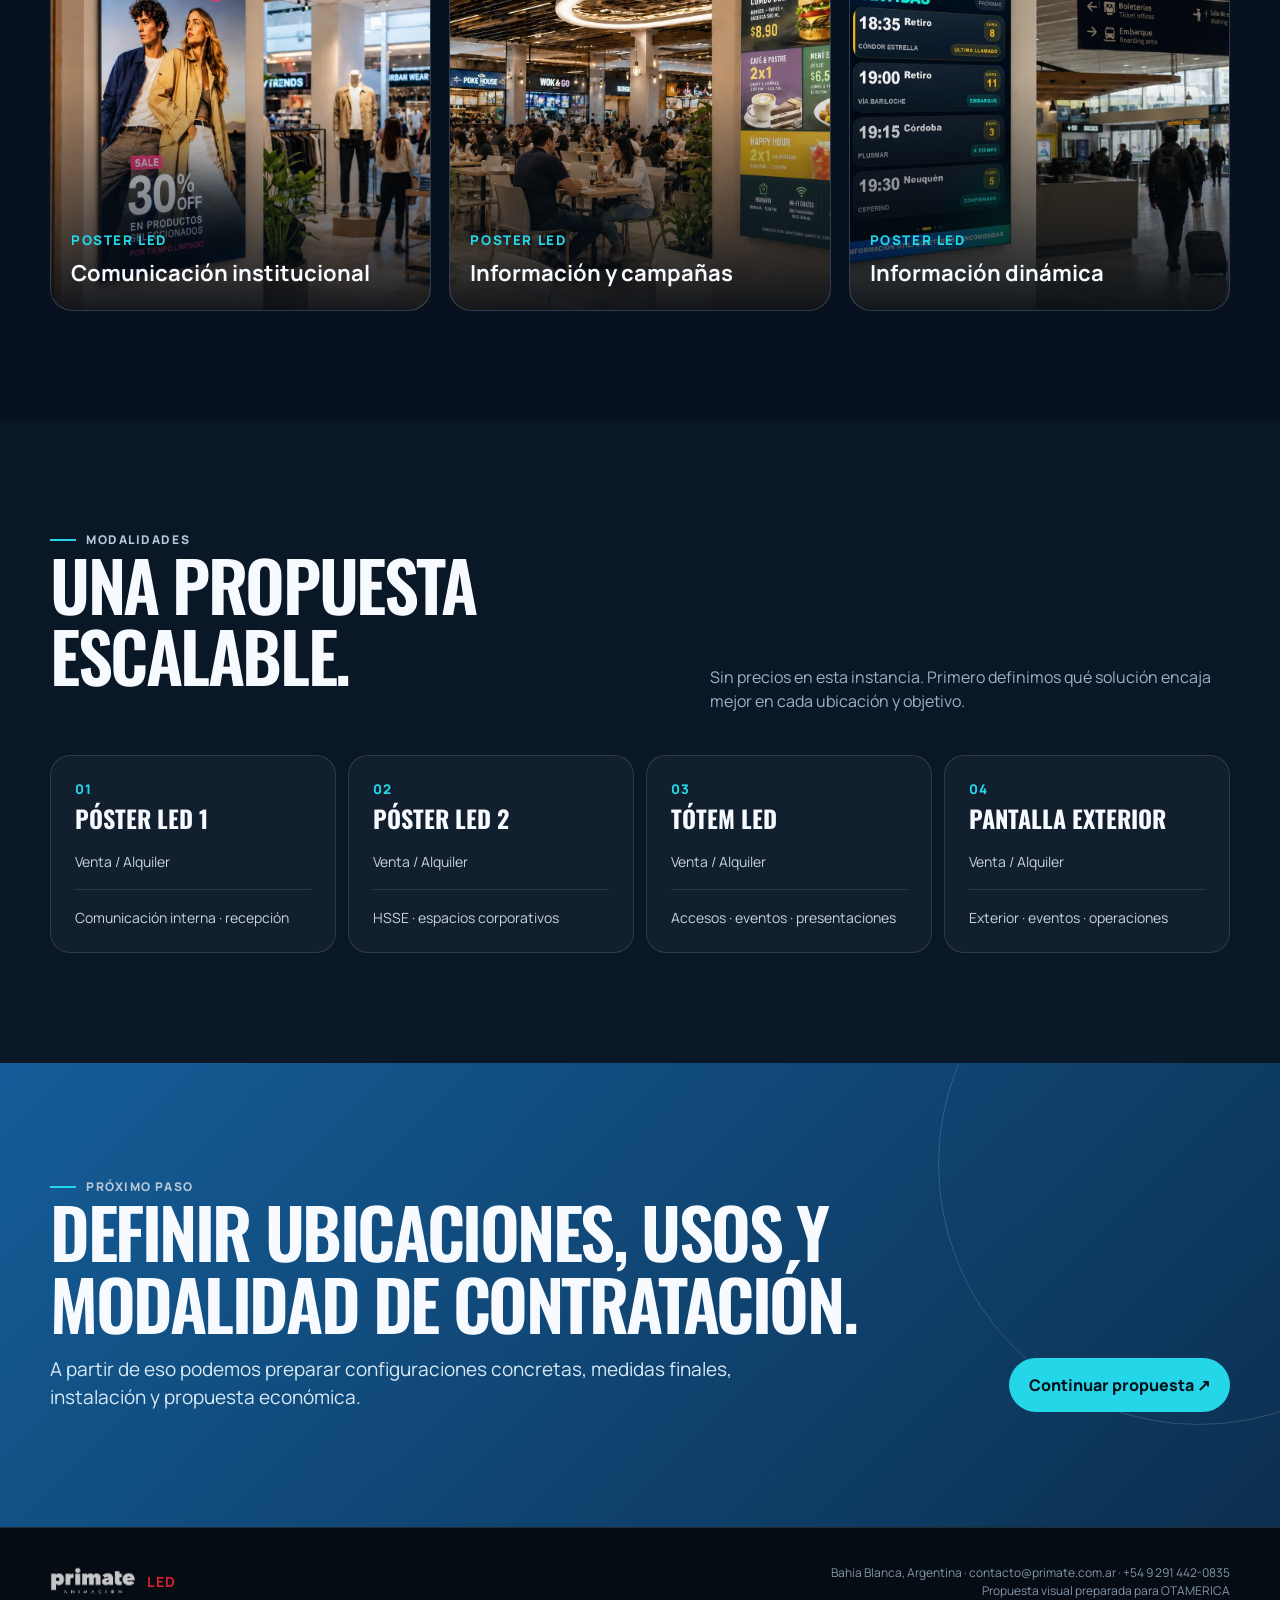
<file: otamerica/index.html>
<!doctype html>
<html lang="es">
<head>
  <meta charset="utf-8">
  <meta name="viewport" content="width=device-width, initial-scale=1">
  <title>OTAMERICA | Propuesta de comunicación visual LED</title>
  <meta name="description" content="Propuesta de soluciones digitales de comunicación visual para OTAMERICA: Poster LED, Tótem LED y pantallas LED de gran formato.">
  <meta name="theme-color" content="#07111f">

  <link rel="preconnect" href="https://fonts.googleapis.com">
  <link rel="preconnect" href="https://fonts.gstatic.com" crossorigin>
  <link href="https://fonts.googleapis.com/css2?family=Manrope:wght@400;500;600;700;800&family=Oswald:wght@500;600;700&display=swap" rel="stylesheet">

  <style>
    :root{
      --bg:#07111f;
      --bg2:#0a1727;
      --panel:#0f2035;
      --panel2:#132943;
      --white:#f7fbff;
      --muted:#9db0c4;
      --line:rgba(255,255,255,.12);
      --blue:#145d98;
      --blue2:#1d7fc1;
      --cyan:#25d6e8;
      --primate-red:#e21f2f;
      --soft:#eaf0f5;
      --ink:#0a1522;
      --radius:28px;
      --shadow:0 30px 80px rgba(0,0,0,.28);
    }

    *{box-sizing:border-box}

    html{
      scroll-behavior:smooth;
    }

    body{
      margin:0;
      background:var(--bg);
      color:var(--white);
      font-family:Manrope,Arial,sans-serif;
      line-height:1.5;
      overflow-x:hidden;
    }

    img{
      max-width:100%;
      display:block;
    }

    a{
      color:inherit;
      text-decoration:none;
    }

    button{
      font:inherit;
    }

    .container{
      width:min(1180px,calc(100% - 40px));
      margin:auto;
    }

    .eyebrow{
      display:flex;
      align-items:center;
      gap:10px;
      text-transform:uppercase;
      letter-spacing:.13em;
      font-weight:800;
      font-size:12px;
      color:#b8c8d9;
    }

    .eyebrow:before{
      content:"";
      width:26px;
      height:2px;
      background:var(--cyan);
      display:block;
    }

    .kicker{
      font-size:13px;
      font-weight:800;
      text-transform:uppercase;
      letter-spacing:.14em;
      color:var(--cyan);
    }

    .section{
      padding:110px 0;
    }

    .section-dark{
      background:linear-gradient(180deg,#081421 0%,#07111f 100%);
    }

    .section-light{
      background:#eef3f7;
      color:var(--ink);
    }

    .section-light .eyebrow{
      color:#587086;
    }

    .section-light .muted{
      color:#617388;
    }

    h1,h2,h3,p{
      margin-top:0;
    }

    h1,h2,h3{
      letter-spacing:-.035em;
      line-height:1.03;
    }

    h1{
      font-family:Oswald,Manrope,sans-serif;
      text-transform:uppercase;
      font-size:clamp(54px,7.7vw,110px);
      font-weight:600;
      margin-bottom:26px;
    }

    h2{
      font-family:Oswald,Manrope,sans-serif;
      text-transform:uppercase;
      font-size:clamp(44px,5.4vw,76px);
      font-weight:600;
      margin-bottom:22px;
    }

    h3{
      font-size:clamp(25px,3vw,40px);
      margin-bottom:14px;
    }

    .lead{
      font-size:clamp(18px,2vw,25px);
      max-width:690px;
      color:#c2d0dd;
    }

    .muted{
      color:var(--muted);
    }

    .chips{
      display:flex;
      flex-wrap:wrap;
      gap:10px;
      margin-top:24px;
    }

    .chip{
      border:1px solid var(--line);
      border-radius:999px;
      padding:10px 14px;
      font-size:13px;
      font-weight:700;
      color:#d9e5ef;
      background:rgba(255,255,255,.035);
    }

    .section-light .chip{
      border-color:#c8d3de;
      color:#274054;
      background:#fff;
    }

    .button{
      display:inline-flex;
      align-items:center;
      gap:12px;
      padding:14px 19px;
      border-radius:999px;
      font-weight:800;
      border:1px solid transparent;
      transition:.25s ease;
    }

    .button-primary{
      background:var(--cyan);
      color:#05131c;
    }

    .button-primary:hover{
      transform:translateY(-2px);
      box-shadow:0 16px 38px rgba(37,214,232,.22);
    }

    .button-ghost{
      border-color:var(--line);
      background:rgba(255,255,255,.03);
    }

    .button-ghost:hover{
      background:rgba(255,255,255,.08);
    }


    /* =========================================================
       NAV
    ========================================================= */

    .nav{
      position:fixed;
      z-index:30;
      left:0;
      right:0;
      top:0;
      transition:.25s ease;
    }

    .nav.scrolled{
      background:rgba(7,17,31,.88);
      backdrop-filter:blur(18px);
      border-bottom:1px solid var(--line);
    }

    .nav-inner{
      height:82px;
      display:flex;
      align-items:center;
      justify-content:space-between;
      gap:20px;
    }

    .nav-brand{
      display:flex;
      align-items:center;
      gap:14px;
    }

    .nav-brand img{
      height:37px;
      width:auto;
    }

    .nav-brand .led-mark{
      font-family:Manrope,Arial,sans-serif;
      font-size:14px;
      font-weight:800;
      letter-spacing:.08em;
      color:var(--primate-red);
    }

    .nav-brand .proposal-mark{
      font-size:12px;
      letter-spacing:.12em;
      text-transform:uppercase;
      color:#c2cfda;
      border-left:1px solid rgba(255,255,255,.25);
      padding-left:14px;
    }

    .nav-links{
      display:flex;
      align-items:center;
      gap:24px;
      font-size:13px;
      font-weight:700;
      color:#c6d2dd;
    }

    .nav-links a:hover{
      color:#fff;
    }

    .nav-mini{
      padding:10px 14px;
      border:1px solid var(--line);
      border-radius:999px;
    }


    /* =========================================================
       HERO
    ========================================================= */

    .hero{
      min-height:100vh;
      display:flex;
      align-items:center;
      position:relative;
      overflow:hidden;
      padding:125px 0 65px;
      background:
        radial-gradient(circle at 82% 32%,rgba(31,126,193,.26),transparent 34%),
        radial-gradient(circle at 18% 85%,rgba(37,214,232,.10),transparent 28%),
        #07111f;
    }

    .hero:after{
      content:"";
      position:absolute;
      inset:0;
      background-image:
        linear-gradient(rgba(255,255,255,.025) 1px,transparent 1px),
        linear-gradient(90deg,rgba(255,255,255,.025) 1px,transparent 1px);
      background-size:64px 64px;
      mask-image:linear-gradient(to bottom,black,transparent 88%);
      pointer-events:none;
    }

    .hero-grid{
      display:grid;
      grid-template-columns:1.02fr .98fr;
      gap:56px;
      align-items:center;
      position:relative;
      z-index:2;
    }

    .hero-copy{
      padding-top:35px;
    }

    .hero-copy em{
      color:var(--cyan);
      font-style:normal;
    }

    .hero-tagline{
      display:flex;
      gap:10px;
      flex-wrap:wrap;
      font-size:17px;
      font-weight:800;
      margin:30px 0 34px;
    }

    .hero-tagline span:not(:last-child):after{
      content:".";
      color:var(--cyan);
      padding-left:10px;
    }

    .hero-actions{
      display:flex;
      gap:12px;
      flex-wrap:wrap;
    }

    .hero-note{
      margin-top:30px;
      font-size:13px;
      color:#90a4b8;
    }

    .hero-stage{
      height:650px;
      position:relative;
    }

    .hero-card{
      position:absolute;
      border-radius:24px;
      overflow:hidden;
      border:1px solid rgba(255,255,255,.16);
      box-shadow:var(--shadow);
      background:#0e1c2d;
    }

    .hero-card img{
      width:100%;
      height:100%;
      object-fit:cover;
    }

    /*
      POSTER POR DELANTE
    */
    .hero-card.poster{
      width:76%;
      height:52%;
      right:0;
      top:10%;
      transform:rotate(2deg);
      z-index:2;
    }

    /*
      TOTEM POR DETRÁS
    */
    .hero-card.totem{
      width:59%;
      height:56%;
      left:0;
      bottom:3%;
      transform:rotate(-2deg);
      z-index:1;
    }

    .hero-card-label{
      position:absolute;
      left:16px;
      bottom:16px;
      padding:9px 12px;
      background:rgba(7,17,31,.78);
      backdrop-filter:blur(14px);
      border:1px solid rgba(255,255,255,.15);
      border-radius:999px;
      font-size:12px;
      font-weight:800;
    }

    .hero-orbit{
      position:absolute;
      border:1px solid rgba(37,214,232,.14);
      border-radius:50%;
      width:500px;
      height:500px;
      right:-180px;
      bottom:-180px;
    }


    /* =========================================================
       STATEMENT
    ========================================================= */

    .statement{
      padding:72px 0;
      border-top:1px solid var(--line);
      border-bottom:1px solid var(--line);
      background:#091625;
    }

    .statement-grid{
      display:grid;
      grid-template-columns:.75fr 1.25fr;
      gap:70px;
      align-items:end;
    }

    .statement h2{
      margin:0;
      font-size:clamp(42px,5vw,72px);
    }

    .statement .big-line{
      font-size:clamp(24px,3vw,40px);
      font-weight:700;
      letter-spacing:-.03em;
      max-width:790px;
    }

    .statement .big-line em{
      font-style:normal;
      color:var(--cyan);
    }


    /* =========================================================
       PRODUCTOS
    ========================================================= */

    .product-grid{
      display:grid;
      grid-template-columns:1.12fr .88fr;
      gap:62px;
      align-items:center;
    }

    .product-grid.reverse{
      grid-template-columns:.88fr 1.12fr;
    }

    .product-grid.reverse .product-media{
      order:2;
    }

    .product-grid.reverse .product-copy{
      order:1;
    }

    .product-media{
      position:relative;
    }

    .product-main-image{
      border-radius:var(--radius);
      overflow:hidden;
      box-shadow:var(--shadow);
      background:#0a1727;
    }

    .product-main-image img{
      width:100%;
      aspect-ratio:4/3;
      object-fit:cover;
    }

    .image-tag{
      position:absolute;
      left:20px;
      bottom:20px;
      padding:10px 13px;
      background:rgba(6,15,26,.78);
      backdrop-filter:blur(14px);
      border:1px solid rgba(255,255,255,.18);
      border-radius:999px;
      font-size:12px;
      font-weight:800;
      color:#fff;
      z-index:5;
    }

    /* Slideshow del Póster LED Modelo 1 */
    .product-slideshow{
      position:relative;
      aspect-ratio:4/3;
      overflow:hidden;
    }

    .product-slideshow img{
      position:absolute;
      inset:0;
      width:100%;
      height:100%;
      object-fit:cover;
      opacity:0;
      transition:opacity .8s ease;
    }

    .product-slideshow img.active{
      opacity:1;
    }

    .slideshow-dots{
      position:absolute;
      right:18px;
      bottom:18px;
      z-index:6;
      display:flex;
      gap:7px;
    }

    .slideshow-dots button{
      width:9px;
      height:9px;
      padding:0;
      border:0;
      border-radius:50%;
      background:rgba(255,255,255,.45);
      cursor:pointer;
      transition:.25s ease;
    }

    .slideshow-dots button.active{
      background:#fff;
      transform:scale(1.15);
    }

    /* Placeholder del Modelo 2 hasta contar con fotografía */
    .model-placeholder{
      min-height:430px;
      border-radius:var(--radius);
      border:1px solid rgba(255,255,255,.12);
      background:
        radial-gradient(circle at 22% 18%,rgba(37,214,232,.14),transparent 28%),
        linear-gradient(145deg,#0e2136,#081522 72%);
      box-shadow:var(--shadow);
      display:flex;
      align-items:flex-end;
      padding:30px;
      position:relative;
      overflow:hidden;
    }

    .model-placeholder:before{
      content:"02";
      position:absolute;
      right:24px;
      top:10px;
      font-family:Oswald,sans-serif;
      font-size:150px;
      line-height:1;
      color:rgba(255,255,255,.035);
    }

    .model-placeholder small{
      display:block;
      color:var(--cyan);
      font-weight:800;
      text-transform:uppercase;
      letter-spacing:.12em;
      margin-bottom:8px;
    }

    .model-placeholder strong{
      display:block;
      max-width:360px;
      font-size:24px;
      line-height:1.15;
    }

    .product-num{
      font-family:Oswald,sans-serif;
      font-size:14px;
      letter-spacing:.16em;
      color:var(--cyan);
      margin-bottom:15px;
    }

    .product-copy p{
      font-size:18px;
      max-width:590px;
    }

    .applications{
      display:grid;
      grid-template-columns:repeat(2,1fr);
      gap:10px;
      margin:28px 0;
    }

    .application{
      padding:14px 15px;
      border-radius:14px;
      background:rgba(255,255,255,.045);
      border:1px solid var(--line);
      font-weight:700;
      font-size:14px;
    }

    .section-light .application{
      background:#fff;
      border-color:#d3dde5;
    }

    .modality{
      display:flex;
      align-items:center;
      gap:12px;
      margin-top:26px;
      font-size:13px;
      font-weight:800;
      text-transform:uppercase;
      letter-spacing:.08em;
    }

    .modality i{
      width:8px;
      height:8px;
      border-radius:50%;
      background:var(--cyan);
      box-shadow:0 0 0 7px rgba(37,214,232,.09);
    }

    .gallery-strip{
      display:grid;
      grid-template-columns:repeat(3,1fr);
      gap:14px;
      margin-top:28px;
    }

    .gallery-strip figure{
      margin:0;
      border-radius:18px;
      overflow:hidden;
      position:relative;
      aspect-ratio:4/3;
      background:#0b1725;
    }

    .gallery-strip img{
      width:100%;
      height:100%;
      object-fit:cover;
    }

    .gallery-strip figcaption{
      position:absolute;
      left:12px;
      bottom:12px;
      font-size:11px;
      font-weight:800;
      padding:7px 9px;
      border-radius:999px;
      background:rgba(6,15,26,.75);
      backdrop-filter:blur(8px);
    }


    /* =========================================================
       TOTEM
    ========================================================= */

    .totem-layout{
      display:grid;
      grid-template-columns:.9fr 1.1fr;
      gap:62px;
      align-items:center;
    }

    .totem-hero{
      border-radius:28px;
      overflow:hidden;
      background:#0b1725;
      box-shadow:var(--shadow);
    }

    .totem-hero img{
      width:100%;
      height:auto;
      object-fit:contain;
    }

    .real-unit{
      display:grid;
      grid-template-columns:1fr 1fr;
      gap:14px;
      margin-top:22px;
    }

    .real-unit figure{
      margin:0;
      border:1px solid #d7e0e8;
      border-radius:18px;
      overflow:hidden;
      background:#fff;
    }

    .real-unit img{
      width:100%;
      height:auto;
      aspect-ratio:9/16;
      object-fit:contain;
      background:#f3f6f8;
    }

    .real-unit figcaption{
      padding:11px 13px;
      font-size:12px;
      font-weight:800;
      color:#446077;
    }


    /* =========================================================
       PANTALLA EXTERIOR
    ========================================================= */

    .outdoor{
      position:relative;
      overflow:hidden;
      background:#06111e;
    }

    .outdoor:before{
      content:"";
      position:absolute;
      inset:0;
      background:
        radial-gradient(circle at 20% 20%,rgba(29,127,193,.28),transparent 36%),
        radial-gradient(circle at 88% 82%,rgba(37,214,232,.09),transparent 32%);
    }

    .outdoor-grid{
      position:relative;
      z-index:2;
      display:grid;
      grid-template-columns:1.12fr .88fr;
      gap:62px;
      align-items:center;
    }

    .outdoor-media{
      position:relative;
    }

    .outdoor-media .product-main-image img{
      width:100%;
      aspect-ratio:4/3;
      object-fit:cover;
    }

    .outdoor-copy{
      max-width:900px;
    }

    .outdoor-copy p{
      max-width:760px;
    }

    .modes{
      display:grid;
      grid-template-columns:repeat(3,1fr);
      gap:14px;
      margin-top:36px;
    }

    .mode{
      display:block;
      padding:22px;
      border:1px solid var(--line);
      border-radius:18px;
      background:rgba(255,255,255,.035);
    }

    .mode b{
      display:block;
      color:var(--cyan);
      font-size:13px;
      text-transform:uppercase;
      letter-spacing:.1em;
      margin-bottom:10px;
    }

    .mode span{
      display:block;
      color:#d7e2eb;
      font-size:15px;
    }


    /* =========================================================
       SISTEMA ONLINE
    ========================================================= */

    .system{
      background:#eef3f7;
      color:var(--ink);
    }

    .system-grid{
      display:grid;
      grid-template-columns:.9fr 1.1fr;
      gap:70px;
      align-items:center;
    }

    .system-panel{
      border-radius:26px;
      background:#091827;
      color:#f7fbff;
      padding:24px;
      box-shadow:0 30px 70px rgba(15,43,67,.18);
    }

    .system-browser{
      border:1px solid rgba(255,255,255,.14);
      border-radius:16px;
      overflow:hidden;
      background:#102238;
    }

    .browser-top{
      display:flex;
      align-items:center;
      gap:7px;
      padding:12px;
      border-bottom:1px solid rgba(255,255,255,.1);
    }

    .browser-top i{
      width:8px;
      height:8px;
      border-radius:50%;
      background:#75889a;
    }

    .browser-top span{
      margin-left:8px;
      font-size:11px;
      color:#9eb1c1;
    }

    .browser-body{
      padding:22px;
      display:grid;
      gap:12px;
    }

    .browser-title{
      display:flex;
      justify-content:space-between;
      align-items:center;
      margin-bottom:3px;
    }

    .browser-title small{
      color:#63e6c6;
    }

    .upload{
      border:1px dashed rgba(37,214,232,.45);
      border-radius:14px;
      padding:18px;
      text-align:center;
      color:var(--cyan);
      font-weight:800;
    }

    .schedule{
      display:grid;
      grid-template-columns:64px 1fr auto;
      gap:12px;
      align-items:center;
      padding:13px;
      border-radius:12px;
      background:rgba(255,255,255,.05);
      font-size:12px;
    }

    .schedule em{
      font-style:normal;
      color:#70e7cd;
    }

    .steps{
      display:grid;
      gap:12px;
      margin-top:28px;
    }

    .step{
      display:grid;
      grid-template-columns:48px 1fr;
      gap:14px;
      padding:17px;
      border:1px solid #d4dde5;
      border-radius:16px;
      background:#fff;
    }

    .step b{
      font-family:Oswald,sans-serif;
      color:var(--blue2);
      font-size:22px;
    }

    .step strong{
      display:block;
      margin-bottom:3px;
    }

    .step span{
      color:#63778a;
      font-size:14px;
    }


    /* =========================================================
       REFERENCIAS
    ========================================================= */

    .references{
      background:#07111f;
    }

    .section-head{
      display:flex;
      justify-content:space-between;
      gap:40px;
      align-items:end;
      margin-bottom:42px;
    }

    .section-head p{
      max-width:520px;
      color:var(--muted);
      margin:0;
    }

    .reference-grid{
      display:grid;
      grid-template-columns:repeat(3,1fr);
      gap:18px;
    }

    .reference-card{
      position:relative;
      border-radius:22px;
      overflow:hidden;
      background:#102033;
      border:1px solid var(--line);
      min-height:420px;
    }

    .reference-card img{
      width:100%;
      height:100%;
      object-fit:cover;
      position:absolute;
      inset:0;
    }

    .reference-card:after{
      content:"";
      position:absolute;
      inset:0;
      background:linear-gradient(to top,rgba(5,12,20,.92),transparent 55%);
    }

    .reference-card div{
      position:absolute;
      z-index:2;
      left:20px;
      right:20px;
      bottom:20px;
    }

    .reference-card small{
      color:var(--cyan);
      font-weight:800;
      text-transform:uppercase;
      letter-spacing:.12em;
    }

    .reference-card strong{
      display:block;
      font-size:22px;
      margin-top:6px;
    }


    /* =========================================================
       MODALIDADES
    ========================================================= */

    .matrix{
      background:#0a1727;
    }

    .matrix-grid{
      display:grid;
      grid-template-columns:repeat(4,1fr);
      gap:12px;
      margin-top:38px;
    }

    .matrix-card{
      padding:24px;
      border:1px solid var(--line);
      border-radius:20px;
      background:rgba(255,255,255,.035);
    }

    .matrix-card b{
      font-family:Oswald,sans-serif;
      text-transform:uppercase;
      font-size:24px;
      display:block;
      line-height:1.05;
      margin-bottom:20px;
    }

    .matrix-card small{
      display:block;
      color:var(--cyan);
      font-weight:800;
      text-transform:uppercase;
      letter-spacing:.1em;
      margin-bottom:6px;
    }

    .matrix-card span{
      display:block;
      color:#c6d3de;
      font-size:14px;
    }

    .matrix-card .matrix-line{
      height:1px;
      background:var(--line);
      margin:17px 0;
    }


    /* =========================================================
       CIERRE
    ========================================================= */

    .close{
      padding:115px 0;
      background:linear-gradient(135deg,#145d98,#0c2f50);
      position:relative;
      overflow:hidden;
    }

    .close:after{
      content:"";
      position:absolute;
      width:520px;
      height:520px;
      border:1px solid rgba(255,255,255,.15);
      border-radius:50%;
      right:-180px;
      top:-160px;
    }

    .close-grid{
      display:grid;
      grid-template-columns:1fr auto;
      gap:50px;
      align-items:end;
      position:relative;
      z-index:2;
    }

    .close h2{
      max-width:850px;
      margin-bottom:16px;
    }

    .close p{
      font-size:19px;
      max-width:700px;
      color:#d9eaf6;
      margin:0;
    }


    /* =========================================================
       FOOTER
    ========================================================= */

    .footer{
      padding:36px 0;
      background:#050c14;
      border-top:1px solid var(--line);
    }

    .footer-grid{
      display:flex;
      justify-content:space-between;
      align-items:center;
      gap:28px;
      flex-wrap:wrap;
    }

    .footer-logo{
      display:flex;
      align-items:center;
      gap:12px;
    }

    .footer-logo img{
      height:34px;
    }

    .footer-logo b{
      font-size:14px;
      letter-spacing:.08em;
      color:var(--primate-red);
    }

    .footer-meta{
      font-size:12px;
      color:#8498aa;
      text-align:right;
    }


    /* =========================================================
       ANIMACIONES
    ========================================================= */

    .reveal{
      opacity:0;
      transform:translateY(22px);
      transition:.7s ease;
    }

    .reveal.visible{
      opacity:1;
      transform:none;
    }


    /* =========================================================
       RESPONSIVE
    ========================================================= */

    @media (max-width:960px){

      .nav-links a:not(.nav-mini){
        display:none;
      }

      .hero-grid,
      .product-grid,
      .product-grid.reverse,
      .totem-layout,
      .outdoor-grid,
      .system-grid,
      .statement-grid{
        grid-template-columns:1fr;
      }

      .hero-stage{
        height:520px;
        margin-top:20px;
      }

      .hero-copy{
        padding-top:0;
      }

      .product-grid.reverse .product-media,
      .product-grid.reverse .product-copy{
        order:initial;
      }

      .section{
        padding:84px 0;
      }

      .matrix-grid{
        grid-template-columns:1fr 1fr;
      }

      .reference-grid{
        grid-template-columns:1fr 1fr;
      }

      .reference-card:last-child{
        grid-column:1/3;
        min-height:360px;
      }

      .close-grid{
        grid-template-columns:1fr;
      }
    }


    @media (max-width:640px){

      .container{
        width:min(100% - 26px,1180px);
      }

      .nav-inner{
        height:70px;
      }

      .nav-brand .proposal-mark{
        display:none;
      }

      .nav-links{
        gap:8px;
      }

      .nav-mini{
        font-size:11px;
        padding:9px 11px;
      }

      .hero{
        padding-top:100px;
        min-height:auto;
      }

      h1{
        font-size:52px;
      }

      h2{
        font-size:44px;
      }

      .hero-stage{
        height:400px;
      }

      .hero-card.poster{
        width:82%;
        height:51%;
      }

      .hero-card.totem{
        width:66%;
        height:57%;
      }

      .statement{
        padding:55px 0;
      }

      .applications,
      .matrix-grid,
      .reference-grid,
      .real-unit{
        grid-template-columns:1fr;
      }

      .reference-card:last-child{
        grid-column:auto;
      }

      .gallery-strip{
        grid-template-columns:1fr;
      }

      .gallery-strip figure{
        aspect-ratio:16/10;
      }

      .modes{
        grid-template-columns:1fr;
      }

      .section-head{
        display:block;
      }

      .section-head p{
        margin-top:14px;
      }

      .close{
        padding:86px 0;
      }

      .footer-meta{
        text-align:left;
      }
    }
  </style>
</head>

<body>

  <nav class="nav" id="nav">

    <div class="container nav-inner">

      <a class="nav-brand" href="#inicio" aria-label="Primate LED · propuesta visual">
        <img src="assets/images/primate-logo.png" alt="Primate Animación">
        <span class="led-mark">LED</span>
        <span class="proposal-mark">Propuesta visual</span>
      </a>

      <div class="nav-links">
        <a href="#soluciones">Soluciones</a>
        <a href="#sistema">Sistema</a>
        <a href="#modalidades">Modalidades</a>
        <a class="nav-mini" href="#contacto">Próximos pasos</a>
      </div>

    </div>

  </nav>


  <main>


    <!-- =======================================================
         HERO
    ======================================================== -->

    <header class="hero" id="inicio">

      <div class="hero-orbit"></div>

      <div class="container hero-grid">

        <div class="hero-copy reveal">

          <div class="eyebrow">
            Propuesta para OTAMERICA
          </div>

          <h1>
            Soluciones digitales de
            <em>comunicación visual.</em>
          </h1>

          <div class="hero-tagline">
            <span>Comunicación</span>
            <span>Información</span>
            <span>Seguridad</span>
            <span>Experiencia</span>
          </div>

          <div class="hero-actions">

            <a class="button button-primary" href="#soluciones">
              Ver soluciones ↘
            </a>

            <a class="button button-ghost" href="#modalidades">
              Venta · Alquiler
            </a>

          </div>

          <div class="hero-note">
            Propuesta conceptual · sin precios · configuraciones adaptables por ubicación y uso.
          </div>

        </div>


        <div class="hero-stage reveal" aria-label="Aplicaciones LED propuestas para OTAMERICA">

          <!-- POSTER DELANTE -->
          <figure class="hero-card poster">

            <img
              src="assets/images/poster-otamerica-1.webp"
              alt="Poster LED de pared instalado en recepción OTAMERICA"
            >

            <figcaption class="hero-card-label">
              Poster LED · mural
            </figcaption>

          </figure>


          <!-- TOTEM DETRÁS -->
          <figure class="hero-card totem">

            <img
              src="assets/images/totem-otamerica.webp"
              alt="Tótem LED instalado en espacios OTAMERICA"
            >

            <figcaption class="hero-card-label">
              Tótem LED · móvil
            </figcaption>

          </figure>

        </div>

      </div>

    </header>



    <!-- =======================================================
         CONCEPTO
    ======================================================== -->

    <section class="statement">

      <div class="container statement-grid reveal">

        <div>

          <div class="eyebrow">
            Concepto general
          </div>

          <h2>
            No vendemos pantallas.
          </h2>

        </div>

        <div class="big-line">
          Diseñamos <em>puntos de comunicación</em> que se integran a la operación,
          los espacios y los eventos de OTAMERICA.
        </div>

      </div>

    </section>



    <!-- =======================================================
         POSTER LED MODELO 1
    ======================================================== -->

    <section class="section section-light" id="soluciones">

      <div class="container product-grid">

        <div class="product-media reveal">

          <figure class="product-main-image product-slideshow" data-slideshow>

            <img
              class="active"
              src="assets/images/poster-otamerica-1.webp"
              alt="Póster LED de pared aplicado a recepción OTAMERICA"
            >

            <img
              src="assets/images/poster-otamerica-2.webp"
              alt="Póster LED de pared aplicado a comunicación de seguridad en OTAMERICA"
            >

            <img
              src="assets/images/poster-led-1-medidas.webp"
              alt="Póster LED Modelo 1 con medidas de 64 por 112 centímetros y 4 centímetros de profundidad"
            >

            <div class="slideshow-dots" aria-label="Seleccionar simulación">
              <button class="active" type="button" aria-label="Ver simulación 1"></button>
              <button type="button" aria-label="Ver simulación 2"></button>
              <button type="button" aria-label="Ver medidas del Póster LED Modelo 1"></button>
            </div>

          </figure>

          <span class="image-tag">
            Simulación aplicada a OTAMERICA
          </span>

        </div>


        <div class="product-copy reveal">

          <div class="product-num">
            01 / PÓSTER LED · MODELO 1
          </div>

          <div class="eyebrow">
            Formato mural delgado
          </div>

          <h2>
            Comunicación integrada al espacio.
          </h2>

          <p class="muted">
            Pantalla LED vertical, frameless y conectada.
            Una presencia limpia para comunicar sin sumar estructuras visibles al ambiente.
          </p>

          <div class="chips">

            <span class="chip">
              64 × 112 cm
            </span>

            <span class="chip">
              9:16
            </span>

            <span class="chip">
              4 cm profundidad
            </span>

            <span class="chip">
              Online
            </span>

          </div>


          <div class="applications">

            <div class="application">
              Comunicación interna
            </div>

            <div class="application">
              Recepción y accesos
            </div>

            <div class="application">
              Campañas de seguridad
            </div>

            <div class="application">
              Visitas y presentaciones
            </div>

          </div>


          <div class="modality">
            <i></i>
            Venta / Alquiler
          </div>

        </div>

      </div>

    </section>



    <!-- =======================================================
         POSTER LED MODELO 2
    ======================================================== -->

    <section class="section section-dark">

      <div class="container product-grid reverse">

        <div class="product-media reveal">

          <figure class="product-main-image">
            <img
              src="assets/images/poster-led-2-medidas.webp"
              alt="Póster LED Modelo 2 con medidas de 80 por 128 centímetros y 4 centímetros de profundidad"
            >
          </figure>

          <span class="image-tag">
            Modelo 2 · 80 × 128 cm
          </span>

        </div>


        <div class="product-copy reveal">

          <div class="product-num">
            02 / PÓSTER LED · MODELO 2
          </div>

          <div class="eyebrow">
            Alternativa estética / funcional
          </div>

          <h2>
            Otra configuración. El mismo objetivo.
          </h2>

          <p class="muted">
            Una alternativa de mayor tamaño, manteniendo el formato vertical y la integración mural.
          </p>

          <div class="chips">
            <span class="chip">80 × 128 cm</span>
            <span class="chip">9:16</span>
            <span class="chip">4 cm profundidad</span>
            <span class="chip">Online</span>
          </div>

          <div class="applications">

            <div class="application">
              HSSE y prevención
            </div>

            <div class="application">
              Señalización dinámica
            </div>

            <div class="application">
              Información operativa
            </div>

            <div class="application">
              Eventos internos
            </div>

          </div>


          <div class="modality">
            <i></i>
            Venta / Alquiler · configuración a definir
          </div>

        </div>

      </div>

    </section>



    <!-- =======================================================
         TOTEM LED
    ======================================================== -->

    <section class="section section-light">

      <div class="container totem-layout">

        <div class="totem-hero reveal">

          <img
            src="assets/images/totem-led-medidas.webp"
            alt="Tótem LED OTAMERICA con medidas, formato vertical, actualización remota y pitch 1.8"
          >

        </div>


        <div class="product-copy reveal">

          <div class="product-num">
            03 / TÓTEM LED
          </div>

          <div class="eyebrow">
            Mayor presencia visual
          </div>

          <h2>
            Impacto donde lo necesitás.
          </h2>

          <p class="muted">
            Formato vertical móvil para accesos, halls, eventos y acciones temporales.
            Se desplaza, se conecta y queda listo para comunicar.
          </p>


          <div class="chips">

            <span class="chip">
              192 × 64 cm
            </span>

            <span class="chip">
              Pitch 1.8 mm
            </span>

            <span class="chip">
              344 × 946 px
            </span>

            <span class="chip">
              Ruedas 360°
            </span>

          </div>


          <div class="applications">

            <div class="application">
              Accesos / hall
            </div>

            <div class="application">
              Eventos corporativos
            </div>

            <div class="application">
              Campañas HSSE
            </div>

            <div class="application">
              Presentaciones de proyectos
            </div>

          </div>


          <div class="real-unit">

            <figure>

              <img
                src="assets/images/totem-real-1.webp"
                alt="Tótem LED Primate instalado en Bahía Blanca"
              >

              <figcaption>
                Equipo real · vista frontal
              </figcaption>

            </figure>


            <figure>

              <img
                src="assets/images/totem-real-2.webp"
                alt="Tótem LED Primate instalado en Bahía Blanca"
              >

              <figcaption>
                Equipo real · formato móvil
              </figcaption>

            </figure>

          </div>


          <div class="modality">
            <i></i>
            Venta / Alquiler
          </div>

        </div>

      </div>

    </section>



    <!-- =======================================================
         PANTALLA LED EXTERIOR
    ======================================================== -->

    <section class="section outdoor">

      <div class="container outdoor-grid">

        <div class="outdoor-media reveal">
          <figure class="product-main-image">
            <img
              src="assets/images/pantalla-led-exterior.webp"
              alt="Pantalla LED exterior de 4 por 2 metros aplicada a instalaciones OTAMERICA"
            >
          </figure>
          <span class="image-tag">
            Simulación de pantalla exterior · 4 × 2 m
          </span>
        </div>

        <div class="product-copy outdoor-copy reveal">

          <div class="product-num">
            04 / PANTALLA LED EXTERIOR
          </div>

          <div class="eyebrow">
            Permanente o temporal
          </div>

          <h2>
            Una solución para comunicar a escala.
          </h2>

          <p class="muted">
            Para instalaciones fijas o acciones puntuales:
            eventos, inauguraciones, visitas institucionales y jornadas de contratistas.
          </p>


          <div class="modes">

            <div class="mode">

              <b>
                Compra
              </b>

              <span>
                Instalación permanente en una ubicación definida.
              </span>

            </div>


            <div class="mode">

              <b>
                Alquiler
              </b>

              <span>
                Montaje temporal para eventos y campañas.
              </span>

            </div>


            <div class="mode">

              <b>
                Servicio integral
              </b>

              <span>
                Pantalla + estructura + instalación + operación + contenido.
              </span>

            </div>

          </div>


          <div class="modality">
            <i></i>
            Aplicable a Puerto Rosales y acciones corporativas OTAMERICA
          </div>

        </div>

      </div>

    </section>



    <!-- =======================================================
         SISTEMA ONLINE
    ======================================================== -->

    <section class="section system" id="sistema">

      <div class="container system-grid">

        <div
          class="system-panel reveal"
          aria-label="Ejemplo de sistema de gestión de contenidos"
        >

          <div class="system-browser">

            <div class="browser-top">

              <i></i>
              <i></i>
              <i></i>

              <span>
                panel.primate.ar / OTAMERICA
              </span>

            </div>


            <div class="browser-body">

              <div class="browser-title">

                <strong>
                  OTAMERICA · Recepción 01
                </strong>

                <small>
                  ● Activo
                </small>

              </div>


              <div class="upload">
                ＋ Subir contenido
              </div>


              <div class="schedule">

                <b>
                  08:00
                </b>

                <span>
                  Información interna
                </span>

                <em>
                  Publicado
                </em>

              </div>


              <div class="schedule">

                <b>
                  12:30
                </b>

                <span>
                  Campaña HSSE
                </span>

                <em>
                  Publicado
                </em>

              </div>


              <div class="schedule">

                <b>
                  17:00
                </b>

                <span>
                  Visitas / institucional
                </span>

                <em>
                  Programado
                </em>

              </div>

            </div>

          </div>

        </div>


        <div class="reveal">

          <div class="eyebrow">
            Sistema de contenidos
          </div>

          <h2>
            Subir. Programar. Publicar.
          </h2>

          <p class="muted">
            Las pantallas pueden administrarse online,
            sin pendrives ni una computadora conectada en cada punto.
          </p>


          <div class="steps">

            <div class="step">

              <b>
                01
              </b>

              <div>

                <strong>
                  Cargar material
                </strong>

                <span>
                  Imágenes, videos, placas institucionales o campañas.
                </span>

              </div>

            </div>


            <div class="step">

              <b>
                02
              </b>

              <div>

                <strong>
                  Definir programación
                </strong>

                <span>
                  Días, horarios, duración y orden de reproducción.
                </span>

              </div>

            </div>


            <div class="step">

              <b>
                03
              </b>

              <div>

                <strong>
                  Reproducción automática
                </strong>

                <span>
                  Cada equipo recibe y muestra el contenido programado.
                </span>

              </div>

            </div>

          </div>

        </div>

      </div>

    </section>



    <!-- =======================================================
         REFERENCIAS
    ======================================================== -->

    <section class="section references">

      <div class="container">

        <div class="section-head reveal">

          <div>

            <div class="eyebrow">
              Referencias visuales
            </div>

            <h2>
              El formato en espacios reales.
            </h2>

          </div>


          <p>
            Ejemplos del sistema aplicado a distintos entornos.
            El contenido cambia; la lógica de instalación y operación se mantiene.
          </p>

        </div>


        <div class="reference-grid">


          <article class="reference-card reveal">

            <img
              src="assets/images/poster-ropa.webp"
              alt="Poster LED instalado en espacio comercial"
            >

            <div>

              <small>
                Poster LED
              </small>

              <strong>
                Comunicación institucional
              </strong>

            </div>

          </article>


          <article class="reference-card reveal">

            <img
              src="assets/images/poster-comidas.webp"
              alt="Poster LED instalado en patio de comidas"
            >

            <div>

              <small>
                Poster LED
              </small>

              <strong>
                Información y campañas
              </strong>

            </div>

          </article>


          <article class="reference-card reveal">

            <img
              src="assets/images/poster-terminal.webp"
              alt="Poster LED informativo en terminal"
            >

            <div>

              <small>
                Poster LED
              </small>

              <strong>
                Información dinámica
              </strong>

            </div>

          </article>

        </div>

      </div>

    </section>



    <!-- =======================================================
         MODALIDADES
    ======================================================== -->

    <section class="section matrix" id="modalidades">

      <div class="container">

        <div class="section-head reveal">

          <div>

            <div class="eyebrow">
              Modalidades
            </div>

            <h2>
              Una propuesta escalable.
            </h2>

          </div>


          <p>
            Sin precios en esta instancia.
            Primero definimos qué solución encaja mejor en cada ubicación y objetivo.
          </p>

        </div>


        <div class="matrix-grid">


          <article class="matrix-card reveal">

            <small>
              01
            </small>

            <b>
              Póster LED 1
            </b>

            <span>
              Venta / Alquiler
            </span>

            <div class="matrix-line"></div>

            <span>
              Comunicación interna · recepción
            </span>

          </article>


          <article class="matrix-card reveal">

            <small>
              02
            </small>

            <b>
              Póster LED 2
            </b>

            <span>
              Venta / Alquiler
            </span>

            <div class="matrix-line"></div>

            <span>
              HSSE · espacios corporativos
            </span>

          </article>


          <article class="matrix-card reveal">

            <small>
              03
            </small>

            <b>
              Tótem LED
            </b>

            <span>
              Venta / Alquiler
            </span>

            <div class="matrix-line"></div>

            <span>
              Accesos · eventos · presentaciones
            </span>

          </article>


          <article class="matrix-card reveal">

            <small>
              04
            </small>

            <b>
              Pantalla exterior
            </b>

            <span>
              Venta / Alquiler
            </span>

            <div class="matrix-line"></div>

            <span>
              Exterior · eventos · operaciones
            </span>

          </article>


        </div>

      </div>

    </section>



    <!-- =======================================================
         CIERRE
    ======================================================== -->

    <section class="close" id="contacto">

      <div class="container close-grid reveal">

        <div>

          <div class="eyebrow">
            Próximo paso
          </div>

          <h2>
            Definir ubicaciones, usos y modalidad de contratación.
          </h2>

          <p>
            A partir de eso podemos preparar configuraciones concretas,
            medidas finales, instalación y propuesta económica.
          </p>

        </div>


        <a
          class="button button-primary"
          href="mailto:contacto@primate.com.ar?subject=Propuesta%20OTAMERICA%20-%20Primate%20LED"
        >
          Continuar propuesta ↗
        </a>

      </div>

    </section>

  </main>



  <!-- =========================================================
       FOOTER
  ========================================================== -->

  <footer class="footer">

    <div class="container footer-grid">

      <div class="footer-logo">

        <img
          src="assets/images/primate-logo.png"
          alt="Primate Animación"
        >

        <b>
          LED
        </b>

      </div>


      <div class="footer-meta">
        Bahía Blanca, Argentina · contacto@primate.com.ar · +54 9 291 442-0835
        <br>
        Propuesta visual preparada para OTAMERICA
      </div>

    </div>

  </footer>



  <script>

    const nav = document.getElementById('nav');

    addEventListener(
      'scroll',
      () => nav.classList.toggle('scrolled', scrollY > 24),
      { passive:true }
    );


    const io = new IntersectionObserver(
      (entries) => {

        entries.forEach((entry) => {

          if(entry.isIntersecting){

            entry.target.classList.add('visible');

            io.unobserve(entry.target);

          }

        });

      },
      {
        threshold:.12
      }
    );


    document
      .querySelectorAll('.reveal')
      .forEach((element) => io.observe(element));


    /* Slideshow automático del Póster LED Modelo 1 */
    document.querySelectorAll('[data-slideshow]').forEach((slideshow) => {
      const slides = [...slideshow.querySelectorAll('img')];
      const dots = [...slideshow.querySelectorAll('.slideshow-dots button')];
      let current = 0;
      let timer;

      const showSlide = (index) => {
        current = (index + slides.length) % slides.length;
        slides.forEach((slide, i) => slide.classList.toggle('active', i === current));
        dots.forEach((dot, i) => dot.classList.toggle('active', i === current));
      };

      const start = () => {
        clearInterval(timer);
        timer = setInterval(() => showSlide(current + 1), 4500);
      };

      dots.forEach((dot, index) => {
        dot.addEventListener('click', () => {
          showSlide(index);
          start();
        });
      });

      showSlide(0);
      start();
    });

  </script>

</body>
</html>
</file>
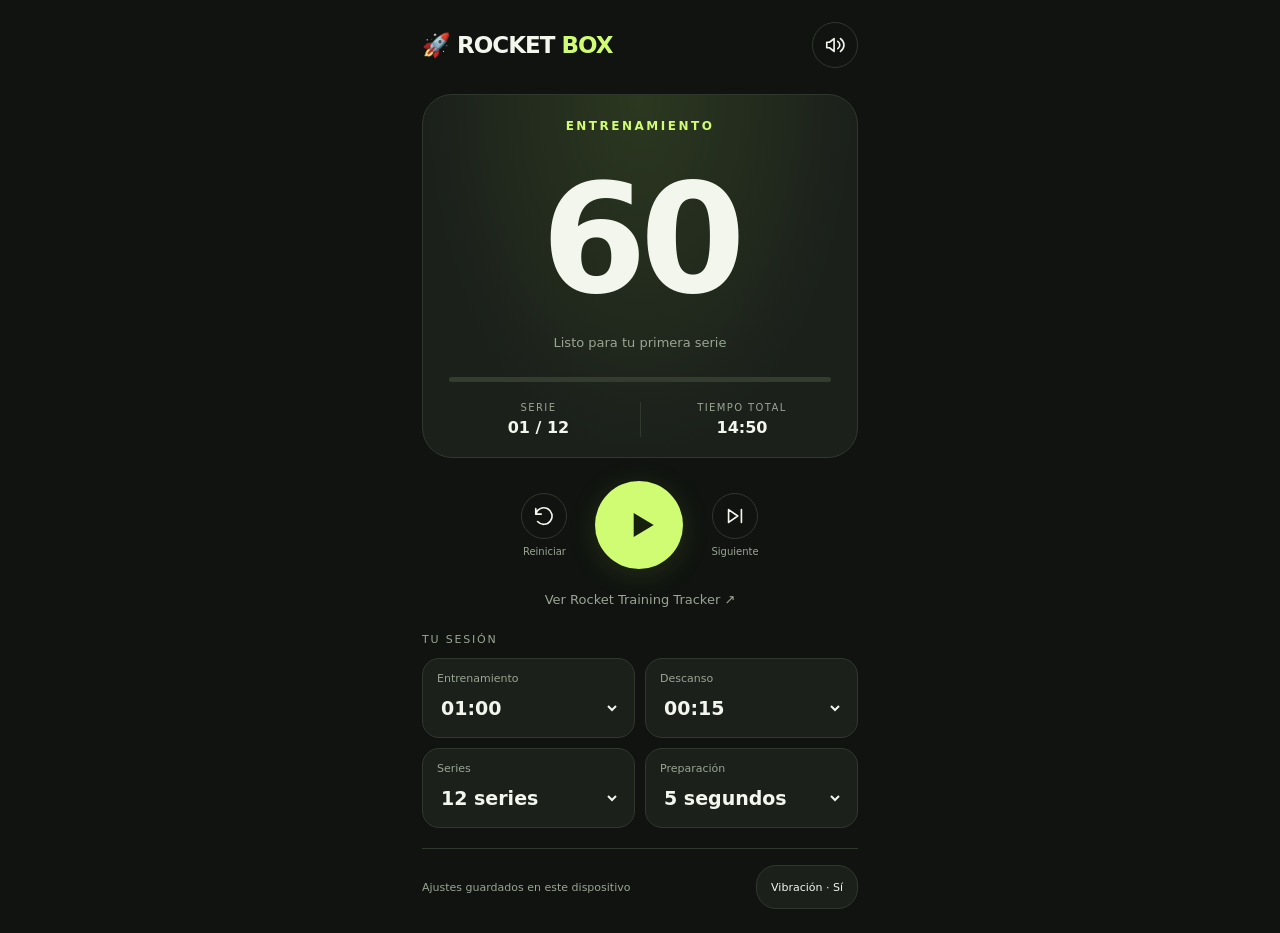
<file: roketbox/index.html>
<!doctype html>
<html lang="es"><head><meta charset="utf-8"><meta name="viewport" content="width=device-width,initial-scale=1,viewport-fit=cover"><meta name="theme-color" content="#101310"><meta name="apple-mobile-web-app-capable" content="yes"><meta name="apple-mobile-web-app-title" content="Box Trainer"><title>🚀 Rocket · Box Trainer</title>
<style>
:root{color-scheme:dark;--bg:#101310;--panel:#1b201b;--line:#30382e;--ink:#f3f6ed;--muted:#9aa593;--accent:#d0fc73}*{box-sizing:border-box}body{margin:0;background:var(--bg);color:var(--ink);font-family:system-ui,-apple-system,sans-serif}button,input,select{font:inherit}button,select{cursor:pointer}button{-webkit-tap-highlight-color:transparent;touch-action:manipulation}button:focus-visible,select:focus-visible,input:focus-visible{outline:3px solid var(--accent);outline-offset:4px}.app{max-width:480px;margin:auto;padding:max(22px,env(safe-area-inset-top)) 22px max(24px,env(safe-area-inset-bottom))}header{display:flex;justify-content:space-between;align-items:center;margin-bottom:26px}.brand{font-size:23px;font-weight:850;letter-spacing:-1px}.brand span{color:var(--accent)}.eyebrow{font-size:10px;letter-spacing:2.5px;color:var(--muted);text-transform:uppercase;margin:5px 0 0}.icon{width:46px;height:46px;border:1px solid var(--line);border-radius:50%;background:transparent;color:var(--ink);display:inline-grid;place-items:center}svg{width:22px;height:22px;fill:none;stroke:currentColor;stroke-width:1.8;stroke-linecap:round;stroke-linejoin:round}.intro{display:flex;align-items:center;justify-content:space-between;margin-bottom:22px}.intro h1{font-size:28px;letter-spacing:-1px;margin:0}.intro p{color:var(--muted);font-size:13px;margin:7px 0}.box{border:1px solid var(--line);border-radius:12px;padding:10px;font-size:11px;color:var(--muted);text-align:center;line-height:1.6}.box strong{color:var(--ink);display:block;font-size:14px}.timer{text-align:center;background:radial-gradient(ellipse at top,#2c3820 0, var(--panel) 70%);border:1px solid var(--line);border-radius:30px;padding:24px 14px 20px}.phase{color:var(--accent);font-size:12px;text-transform:uppercase;letter-spacing:2.5px;font-weight:800}.time{font-variant-numeric:tabular-nums;font-size:clamp(68px,23vw,108px);font-weight:800;letter-spacing:-6px;line-height:1.25;margin:12px 0 0}.status{font-size:13px;color:var(--muted);min-height:20px;margin:0 0 22px}.progress{height:5px;background:#343c30;border-radius:4px;overflow:hidden;margin:0 12px 20px}.progress i{display:block;height:100%;background:var(--accent);width:0;transition:width .15s linear}.stats{display:grid;grid-template-columns:1fr 1fr}.stats>div+div{border-left:1px solid var(--line)}.stats small{display:block;color:var(--muted);font-size:10px;letter-spacing:1.4px;margin-bottom:5px}.stats strong{font-size:16px;font-variant-numeric:tabular-nums}.controls{display:flex;align-items:center;justify-content:center;gap:28px;margin:23px 0}.play{width:88px;height:88px;border:0;border-radius:50%;background:var(--accent);color:#17200c;box-shadow:0 5px 30px #b3ef4820;display:grid;place-items:center}.play svg{width:32px;height:32px;fill:currentColor;stroke-width:0}.control{text-align:center}.control span{display:block;font-size:10px;color:var(--muted);margin-top:7px}.section-label{font-size:11px;letter-spacing:1.8px;color:var(--muted);margin:26px 0 12px;text-transform:uppercase}.settings{display:grid;grid-template-columns:1fr 1fr;gap:10px}.field{background:var(--panel);border:1px solid var(--line);border-radius:17px;padding:13px 14px;min-width:0}.field label{font-size:11px;color:var(--muted);display:block;margin-bottom:7px}.field select,.field input{border:0;background:transparent;color:var(--ink);width:100%;min-height:32px;font-size:19px;font-weight:700}.field option{background:#1b201b}fieldset{margin:0;padding:0;border:0;min-width:0}fieldset:disabled{opacity:.5}.note{font-size:12px;line-height:1.6;color:var(--muted);margin:18px 0}.bottom{display:flex;justify-content:space-between;align-items:center;border-top:1px solid var(--line);padding-top:16px;margin-top:20px;font-size:11px;color:var(--muted)}.toggle{background:var(--panel);color:var(--ink);border:1px solid var(--line);border-radius:20px;padding:10px 14px;min-height:44px}body.rest{--accent:#84d8f7}body.rest .timer{background:radial-gradient(ellipse at top,#203642,var(--panel) 70%)}body.done{--accent:#d0fc73}@media(max-width:350px){.app{padding-left:15px;padding-right:15px}.intro h1{font-size:24px}.controls{gap:22px}}@media(prefers-reduced-motion:reduce){*{transition:none!important}}

.screen-flash{position:fixed;inset:0;z-index:20;pointer-events:none;opacity:0;background:#d0fc73}
.time.seconds{font-size:clamp(100px,34vw,152px);letter-spacing:-7px}
.tracker-link{display:block;text-align:center;text-decoration:none;color:var(--accent);padding:16px;border:1px solid var(--line);border-radius:16px;margin:20px 0;font-weight:700}.tracker-link[hidden]{display:none}.rocket-nav{display:block;text-align:center;color:var(--muted);font-size:13px;margin:18px 0;text-decoration:none}</style></head><body><div id="screenFlash" class="screen-flash" aria-hidden="true"></div><main class="app"><header><div><div class="brand">🚀 ROCKET <span>BOX</span></div></div><button class="icon" id="sound" aria-label="Desactivar sonido" aria-pressed="true"><svg viewBox="0 0 24 24"><path d="M11 5 6 9H3v6h3l5 4zM15 8c3 2 3 6 0 8M18 5c5 4 5 10 0 14"/></svg></button></header>

<section class="timer" aria-label="Temporizador"><div id="phase" class="phase" role="status">Entrenamiento</div><div class="time" id="time" role="timer" aria-live="off">60</div><p id="status" class="status" role="status">Listo para tu primera serie</p><div class="progress" role="progressbar" aria-label="Progreso del intervalo" aria-valuemin="0" aria-valuemax="100" aria-valuenow="0"><i id="bar"></i></div><div class="stats"><div><small>SERIE</small><strong id="series">01 / 12</strong></div><div><small>TIEMPO TOTAL</small><strong id="total">14:50</strong></div></div></section>
<div class="controls"><div class="control"><button id="reset" class="icon" aria-label="Reiniciar sesión"><svg viewBox="0 0 24 24"><path d="M3 10a9 9 0 1 1 2 8M3 4v6h6"/></svg></button><span>Reiniciar</span></div><button id="play" class="play" aria-label="Comenzar entrenamiento"></button><div class="control"><button id="next" class="icon" aria-label="Saltar al siguiente intervalo"><svg viewBox="0 0 24 24"><path d="m5 5 10 7-10 7zM19 5v14"/></svg></button><span>Siguiente</span></div></div>
<a id="finishLink" class="tracker-link" href="tracker.html?session=box" hidden>🚀 Registrar sesión en Rocket Tracker →</a><a class="rocket-nav" href="tracker.html">Ver Rocket Training Tracker ↗</a><p class="section-label">Tu sesión</p><fieldset id="settings"><div class="settings"><div class="field"><label for="work">Entrenamiento</label><select id="work"></select></div><div class="field"><label for="rest">Descanso</label><select id="rest"></select></div><div class="field"><label for="rounds">Series</label><select id="rounds"></select></div><div class="field"><label for="prep">Preparación</label><select id="prep"><option value="0">Sin cuenta previa</option><option value="5" selected>5 segundos</option><option value="10">10 segundos</option></select></div></div></fieldset>
<div class="bottom"><span id="saved">Ajustes guardados en este dispositivo</span><button id="vibration" class="toggle" aria-pressed="true">Vibración · Sí</button></div></main>
<script>
'use strict';
const $=id=>document.getElementById(id), fmt=n=>{n=Math.max(0,Math.ceil(n));return String(Math.floor(n/60)).padStart(2,'0')+':'+String(n%60).padStart(2,'0')};
const key='rocket-box-trainer-v1';let cfg={work:60,rest:15,rounds:12,prep:5,sound:true,vibration:true};let s={phase:'work',round:1,left:60,started:false},running=false,end=0,audio=null,lock=null,lastSecond=-1;
function options(id,values){$(id).innerHTML=values.map(v=>`<option value="${v}">${id==='rounds'?v+' series':fmt(v)}</option>`).join('')}
options('work',[10,15,20,30,40,45,60,75,90,120,150,180,240,300,600]);options('rest',[5,10,15,20,30,45,60,90,120,180]);options('rounds',Array.from({length:30},(_,i)=>i+1));
try {
  const old=JSON.parse(localStorage.getItem(key));
  if(old){
    for(const k of ['work','rest','prep'])if([...$(k).options].some(o=>+o.value===old.cfg?.[k]))cfg[k]=old.cfg[k];
    for(const k of ['sound','vibration'])if(typeof old.cfg?.[k]==='boolean')cfg[k]=old.cfg[k];
    const t=old.state, savedRounds=old.cfg?.rounds;
    if(t?.started&&['work','rest','prep'].includes(t.phase)&&[...$('rounds').options].some(o=>+o.value===savedRounds)&&Number.isInteger(t.round)&&t.round>=1&&t.round<=savedRounds&&Number.isFinite(t.left)&&t.left>=0&&t.left<=600){
      cfg.rounds=savedRounds;
      s=t;
    }
  }
}catch{}
for(const k of ['work','rest','rounds','prep'])$(k).value=cfg[k];if(!s.started)s.left=cfg.work;
function save(){try{localStorage.setItem(key,JSON.stringify({cfg,state:s}))}catch{$('saved').textContent='Sauvegarda no disponible'.replace('Sauvegarda','Guardado')}}
function duration(){return s.phase==='prep'?cfg.prep:s.phase==='rest'?cfg.rest:cfg.work}
function total(){if(s.phase==='done')return 0;if(!s.started)return cfg.rounds*cfg.work+(cfg.rounds-1)*cfg.rest+cfg.prep;const after=cfg.rounds-s.round;return s.left+(s.phase==='prep'?cfg.rounds*cfg.work+(cfg.rounds-1)*cfg.rest:s.phase==='work'?after*(cfg.work+cfg.rest):after*cfg.work+Math.max(0,after-1)*cfg.rest)}
function render(){$('finishLink').hidden=s.phase!=='done';document.body.className=s.phase==='rest'?'rest':s.phase==='done'?'done':'';$('phase').textContent=({work:'Entrenamiento',rest:'Descanso',prep:'Preparate',done:'Sesión completada'})[s.phase];$('time').textContent=duration()<=60?String(Math.max(0,Math.ceil(s.left))):fmt(s.left);$('time').classList.toggle('seconds',duration()<=60);$('series').textContent=String(s.round).padStart(2,'0')+' / '+String(cfg.rounds).padStart(2,'0');$('total').textContent=fmt(total());$('status').textContent=s.phase==='done'?'Buen trabajo. Sesión terminada.':running?(s.phase==='rest'?'Respirá. Recuperá. Volvé.':s.phase==='prep'?'Tomá posición junto al cajón':'Enfocate en cada repetición'):s.started?'En pausa · retomá cuando quieras':'Listo para tu primera serie';$('play').innerHTML=running?'<svg viewBox="0 0 24 24"><path d="M6 4h4v16H6zM14 4h4v16h-4z"/></svg>':'<svg viewBox="0 0 24 24"><path d="m8 3 15 9-15 9z"/></svg>';$('play').setAttribute('aria-label',running?'Pausar entrenamiento':s.phase==='done'?'Volver a entrenar':'Reproducir entrenamiento');$('settings').disabled=running||s.started&&s.phase!=='done';$('next').disabled=s.phase==='done';const progress=s.phase==='done'?100:Math.max(0,Math.min(100,(1-s.left/duration())*100));$('bar').style.width=progress+'%';$('bar').parentElement.setAttribute('aria-valuenow',Math.round(progress));$('sound').setAttribute('aria-pressed',cfg.sound);$('sound').setAttribute('aria-label',cfg.sound?'Desactivar sonido':'Activar sonido');$('sound').style.opacity=cfg.sound?1:.45;$('vibration').textContent='Vibración · '+(cfg.vibration?'Sí':'No');$('vibration').setAttribute('aria-pressed',cfg.vibration)}
function tone(frequency,duration,volume,delay=0){
if(!cfg.sound||audio?.state!=='running')return;
const now=audio.currentTime+delay,o=audio.createOscillator(),g=audio.createGain();
o.type='square';o.frequency.setValueAtTime(frequency,now);o.connect(g);g.connect(audio.destination);
g.gain.setValueAtTime(.0001,now);g.gain.exponentialRampToValueAtTime(Math.max(volume*.9,.001),now+.01);g.gain.exponentialRampToValueAtTime(.0001,now+duration);
o.start(now);o.stop(now+duration+.03);
}
function beep(final=false){
if(final){tone(880,.14,.32);tone(1318,.22,.38,.18)}else{tone(1046,.12,.22)}
if(cfg.vibration&&navigator.vibrate)navigator.vibrate(final?[120,70,170]:80);
}
async function wake(){try{if(running&&!lock&&navigator.wakeLock&&document.visibilityState==='visible'){const l=await navigator.wakeLock.request('screen');if(!running){await l.release();return}lock=l;l.addEventListener('release',()=>{if(lock===l)lock=null})}}catch{}}
function release(){const l=lock;lock=null;if(l)l.release().catch(()=>{})}
function saveCompletedSession(){try{const now=new Date();const date=new Intl.DateTimeFormat('en-CA',{timeZone:'America/Argentina/Buenos_Aires',year:'numeric',month:'2-digit',day:'2-digit'}).format(now);localStorage.setItem('rocket-pending-box',JSON.stringify({id:String(now.getTime()),date,rounds:cfg.rounds,work:cfg.work,rest:cfg.rest,seconds:cfg.rounds*cfg.work+(cfg.rounds-1)*cfg.rest}));}catch{}}
function advance(){if(s.phase==='prep')s.phase='work';else if(s.phase==='work'){if(s.round===cfg.rounds){s.phase='done';s.left=0;running=false;saveCompletedSession();release();return}s.phase='rest'}else{s.phase='work';s.round++}s.left=duration();lastSecond=-1}
let flashAnimation=null;
function flash(final=false,phase=s.phase){
if(document.visibilityState!=='visible')return;
const overlay=$('screenFlash');
if(typeof overlay.animate!=='function')return;
flashAnimation?.cancel();
overlay.style.background=phase==='rest'?'#84d8f7':'#d0fc73';
const reduced=window.matchMedia?.('(prefers-reduced-motion: reduce)').matches;
flashAnimation=overlay.animate([{opacity:0},{opacity:reduced?.10:final?.32:.16,offset:.2},{opacity:0}],{duration:reduced?1000:final?850:650,easing:'ease-out'});
}
function tick(){if(!running)return;let changed=false,finishedInterval=false,finishedPhase=s.phase;while(running&&Date.now()>=end){if(s.phase!=='prep'){finishedInterval=true;finishedPhase=s.phase}advance();changed=true;if(running)end+=s.left*1000}if(running){s.left=Math.max(0,(end-Date.now())/1000);const sec=Math.ceil(s.left);if(sec!==lastSecond){if(!changed){if(sec<=3&&sec>0||s.phase==='work'&&sec===30&&cfg.work>30)beep();if(s.phase!=='prep'&&sec===30&&duration()>30&&lastSecond>30)flash(false)}lastSecond=sec}}if(changed)beep(true);if(finishedInterval)flash(true,finishedPhase);render();save()}

function reset(){running=false;release();s={phase:'work',round:1,left:cfg.work,started:false};lastSecond=-1;render();save()}
$('play').onclick=()=>{if(running){tick();running=false;release();render();save();return}if(s.phase==='done')reset();try{audio ||= new(window.AudioContext||window.webkitAudioContext)();audio.resume().catch(()=>{})}catch{}if(!s.started){s.started=true;if(cfg.prep){s.phase='prep';s.left=cfg.prep}}running=true;end=Date.now()+s.left*1000;lastSecond=-1;wake();render();save()};
$('reset').onclick=()=>{if(s.started&&s.phase!=='done'&&!confirm('¿Reiniciar esta sesión desde la primera serie?'))return;reset()};$('next').onclick=()=>{if(s.phase==='done')return;s.started=true;advance();end=Date.now()+s.left*1000;beep(true);render();save()};for(const k of ['work','rest','rounds','prep'])$(k).onchange=()=>{cfg[k]=+$(k).value;reset()};$('sound').onclick=()=>{cfg.sound=!cfg.sound;render();save()};$('vibration').onclick=()=>{cfg.vibration=!cfg.vibration;render();save()};document.addEventListener('visibilitychange',()=>{if(document.visibilityState==='visible'){tick();wake()}});window.addEventListener('pagehide',()=>{if(running){tick();running=false;save()}release()});setInterval(tick,100);render();
</script></body></html>
</file>
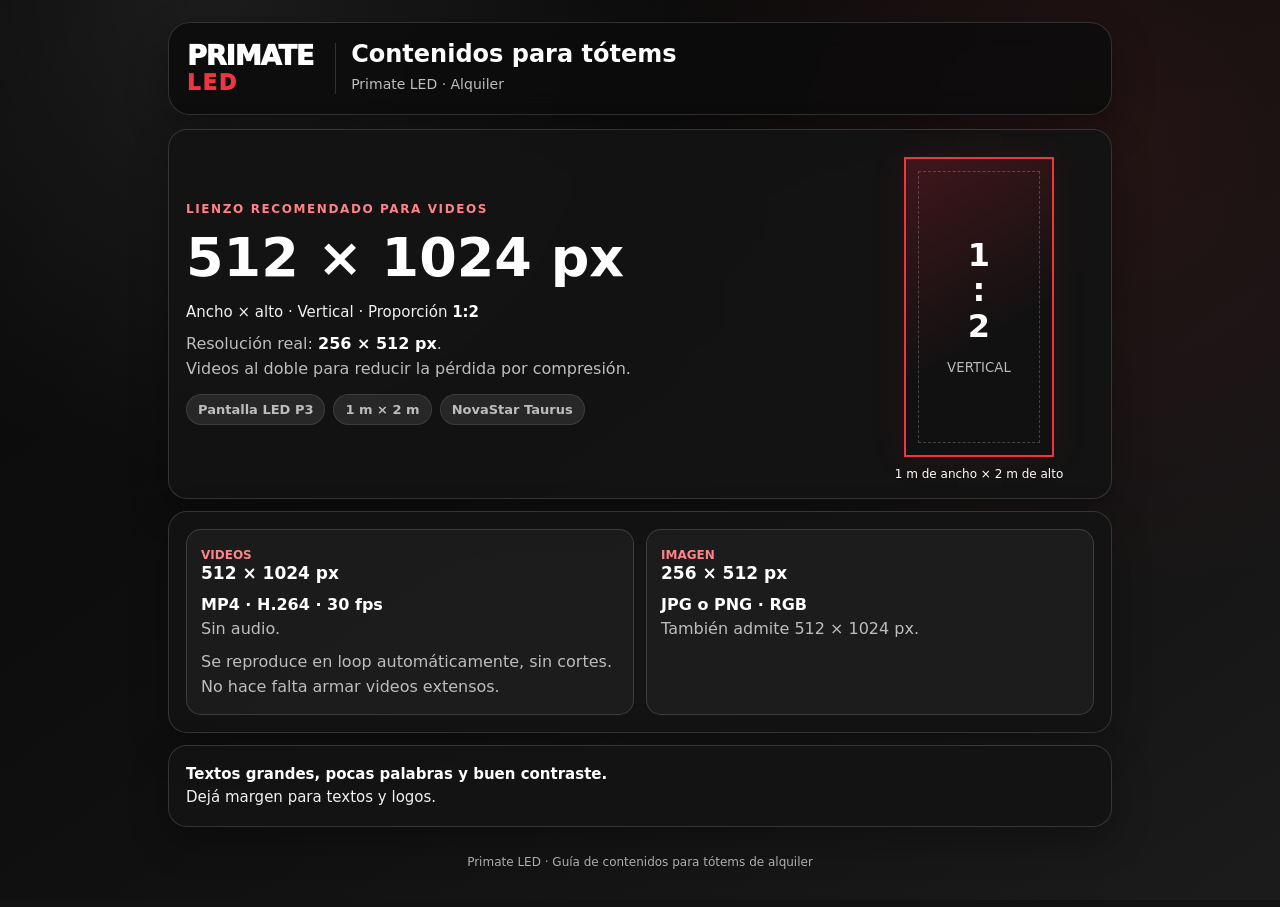
<file: totem-instrucciones/index.html>
<!doctype html>
<html lang="es"><head><meta charset="utf-8"><meta name="viewport" content="width=device-width,initial-scale=1"><meta name="theme-color" content="#080808"><title>Primate LED | Especificaciones de contenidos para tótems</title><style>
    :root{
      --bg:#080808;
      --card:rgba(20,20,20,.94);
      --text:#ffffff;
      --muted:#bdbdbd;
      --line:rgba(255,255,255,.15);
      --accent:#ef353f;
      --accent-light:#ff8288;
      --ok:#51db91;
      --warning:#ffd36b;
    }

    *{box-sizing:border-box}
    html{color-scheme:dark}
    body{
      min-height:100vh;
      margin:0;
      font-family:system-ui,-apple-system,Segoe UI,Roboto,Arial,sans-serif;
      color:var(--text);
      background:
        radial-gradient(circle at 16% 0%,rgba(255,255,255,.08),transparent 34%),
        radial-gradient(circle at 86% 16%,rgba(239,53,63,.09),transparent 36%),
        linear-gradient(145deg,#080808 0%,#111111 58%,#1b1b1b 100%);
      background-attachment:fixed;
    }

    a{color:inherit}
    .wrap{max-width:980px;margin:0 auto;padding:22px 18px 38px}

    .hero{
      display:flex;
      justify-content:space-between;
      align-items:center;
      gap:20px;
      flex-wrap:wrap;
      padding:18px;
      margin-bottom:14px;
      border:1px solid var(--line);
      border-radius:22px;
      background:rgba(12,12,12,.82);
      box-shadow:0 16px 42px rgba(0,0,0,.30);
      backdrop-filter:blur(12px);
      -webkit-backdrop-filter:blur(12px);
    }

    .brand{display:flex;align-items:center;gap:15px;min-width:0}
    .brandLogo{
      width:190px;
      height:72px;
      flex:0 0 auto;
      object-fit:contain;
      background:#000;
      padding:6px 10px;
      border-radius:16px;
      border:1px solid rgba(255,255,255,.20);
      box-shadow:0 12px 28px rgba(0,0,0,.36);
    }

    h1{font-size:25px;line-height:1.12;margin:0}
    h2{font-size:17px;margin:0 0 10px}
    h3{font-size:14px;margin:0 0 7px}
    p,li{color:var(--muted);line-height:1.55}
    p{margin:8px 0}
    b,strong{color:var(--text)}
    ul{margin:8px 0;padding-left:21px}

    .subtitle{margin:6px 0 0;color:var(--muted);font-size:14px}
    .actions{display:flex;gap:9px;flex-wrap:wrap}
    .btn{
      min-height:43px;
      padding:11px 15px;
      border-radius:14px;
      border:1px solid rgba(255,255,255,.20);
      background:rgba(255,255,255,.08);
      color:#fff;
      text-decoration:none;
      font-weight:850;
      display:inline-flex;
      align-items:center;
      justify-content:center;
      box-shadow:none;
    }
    .btn.main{
      border-color:var(--accent-light);
      background:var(--accent);
      color:#0b0b0b;
      box-shadow:0 8px 22px rgba(0,0,0,.30);
    }

    .card{
      padding:17px;
      margin:12px 0;
      border:1px solid var(--line);
      border-radius:19px;
      background:var(--card);
      box-shadow:0 14px 38px rgba(0,0,0,.28);
      backdrop-filter:blur(11px);
      -webkit-backdrop-filter:blur(11px);
    }

    .lead{font-size:15px;color:#f1f1f1;margin:0}

    .chips{display:flex;gap:8px;flex-wrap:wrap;margin-top:12px}
    .chip{
      padding:7px 11px;
      border-radius:999px;
      background:rgba(255,255,255,.09);
      border:1px solid rgba(255,255,255,.10);
      color:var(--muted);
      font-size:13px;
      font-weight:800;
    }

    .steps{
      counter-reset:step;
      list-style:none;
      padding:0;
      margin:0;
      display:grid;
      gap:10px;
    }
    .steps li{
      counter-increment:step;
      position:relative;
      min-height:50px;
      margin:0;
      padding:13px 13px 13px 53px;
      border:1px solid var(--line);
      border-radius:15px;
      background:rgba(255,255,255,.045);
    }
    .steps li:before{
      content:counter(step);
      position:absolute;
      left:13px;
      top:12px;
      width:28px;
      height:28px;
      display:grid;
      place-items:center;
      border-radius:50%;
      color:#0b0b0b;
      font-weight:900;
      background:var(--accent);
      box-shadow:0 5px 13px rgba(0,0,0,.25);
    }

    .grid2{display:grid;grid-template-columns:1fr 1fr;gap:12px}
    .mini{
      padding:14px;
      border:1px solid var(--line);
      border-radius:15px;
      background:rgba(255,255,255,.04);
    }
    .mini p,.mini ul{margin-bottom:0}

    .notice{border-left:4px solid var(--warning);background:rgba(255,211,107,.08)}
    .success{border-left:4px solid var(--ok);background:rgba(81,219,145,.07)}

    .route{
      display:inline-block;
      padding:3px 7px;
      border-radius:8px;
      background:rgba(255,255,255,.09);
      color:#fff;
      font-family:ui-monospace,SFMono-Regular,Consolas,monospace;
      font-size:12px;
    }

    .footer{padding:8px 4px 0;text-align:center;color:rgba(255,255,255,.68);font-size:12px}

    @media(max-width:760px){
      .grid2{grid-template-columns:1fr}
      .wrap{padding:16px 13px 28px}
      .hero{padding:14px;align-items:flex-start}
      .brandLogo{width:150px;height:58px;border-radius:14px}
      h1{font-size:21px}
      .actions{width:100%}
      .actions .btn{flex:1 1 auto}
    }
  
.brandmark{font-size:27px;font-weight:950;line-height:.95;letter-spacing:-1px;padding-right:22px;border-right:1px solid var(--line)}.brandmark span{display:block;color:var(--accent);font-size:21px;letter-spacing:2px;margin-top:5px}.overview{display:grid;grid-template-columns:1fr 230px;gap:32px;align-items:center}.label{font-size:12px;text-transform:uppercase;letter-spacing:1.6px;color:var(--accent-light);font-weight:800}.resolution{font-size:clamp(32px,6vw,54px);font-weight:900;line-height:1.2;margin:10px 0}.screen{width:150px;aspect-ratio:1/2;margin:10px auto;background:linear-gradient(150deg,#40161b,#111 60%);border:2px solid #ef353f;display:flex;flex-direction:column;align-items:center;justify-content:center;text-align:center;box-shadow:0 0 35px #ef353f18;position:relative}.screen:before{content:'';position:absolute;inset:12px;border:1px dashed #ffffff35}.screen strong{font-size:32px;line-height:1.1}.screen small{color:#bbb;margin-top:16px}.caption{text-align:center;font-size:12px}.specs{width:100%;border-collapse:collapse;font-size:14px}.specs th,.specs td{text-align:left;padding:12px 0;border-bottom:1px solid var(--line);vertical-align:top}.specs th{width:42%;font-weight:500;color:var(--muted);padding-right:16px}.specs tr:last-child>*{border-bottom:0}.tag{font-size:12px;color:var(--accent-light);font-weight:800}.hero h1{font-size:24px}.copytext{white-space:pre-wrap;font-family:inherit;line-height:1.6;color:var(--muted);font-size:14px;margin:12px 0}.status{font-size:13px;color:var(--ok);min-height:20px}.footer{margin-top:20px}@media(max-width:600px){.overview{grid-template-columns:1fr;gap:12px}.brand{gap:12px}.brandmark{font-size:22px;padding-right:12px}.hero h1{font-size:20px}.screen{width:125px}.specs th{width:40%}}@media print{body{background:white;color:black}.wrap{max-width:none}.hero,.card,.mini{background:white;box-shadow:none;color:black;break-inside:avoid;border-color:#ccc}p,li,.specs th,.copytext,.subtitle{color:#333}b,strong,h1,h2{color:black}.actions,.status{display:none}.screen{background:#eee;box-shadow:none}.screen small{color:#333}.brandmark{color:black}.footer{color:#555}}
</style></head><body>
<main class="wrap">
<header class="hero"><div class="brand"><div class="brandmark" aria-label="Primate LED">PRIMATE<span>LED</span></div><div><h1>Contenidos para tótems</h1><p class="subtitle">Primate LED · Alquiler</p></div></div></header>
<section class="card overview"><div><div class="label">Lienzo recomendado para videos</div><div class="resolution">512 × 1024 px</div><p class="lead">Ancho × alto · Vertical · Proporción <strong>1:2</strong></p><p>Resolución real: <strong>256 × 512 px</strong>.<br>Videos al doble para reducir la pérdida por compresión.</p><div class="chips"><span class="chip">Pantalla LED P3</span><span class="chip">1 m × 2 m</span><span class="chip">NovaStar Taurus</span></div></div><figure style="margin:0"><div class="screen"><strong>1<br>:<br>2</strong><small>VERTICAL</small></div><figcaption class="caption">1 m de ancho × 2 m de alto</figcaption></figure></section>
<section class="card grid2"><div class="mini"><span class="tag">VIDEOS</span><h2>512 × 1024 px</h2><p><strong>MP4 · H.264 · 30 fps</strong><br>Sin audio.</p><p>Se reproduce en loop automáticamente, sin cortes. No hace falta armar videos extensos.</p></div><div class="mini"><span class="tag">IMAGEN</span><h2>256 × 512 px</h2><p><strong>JPG o PNG · RGB</strong><br>También admite 512 × 1024 px.</p></div></section>
<section class="card"><p class="lead"><strong>Textos grandes, pocas palabras y buen contraste.</strong><br>Dejá margen para textos y logos.</p></section>
<footer class="footer">Primate LED · Guía de contenidos para tótems de alquiler</footer>
</main>
</body></html>
</file>
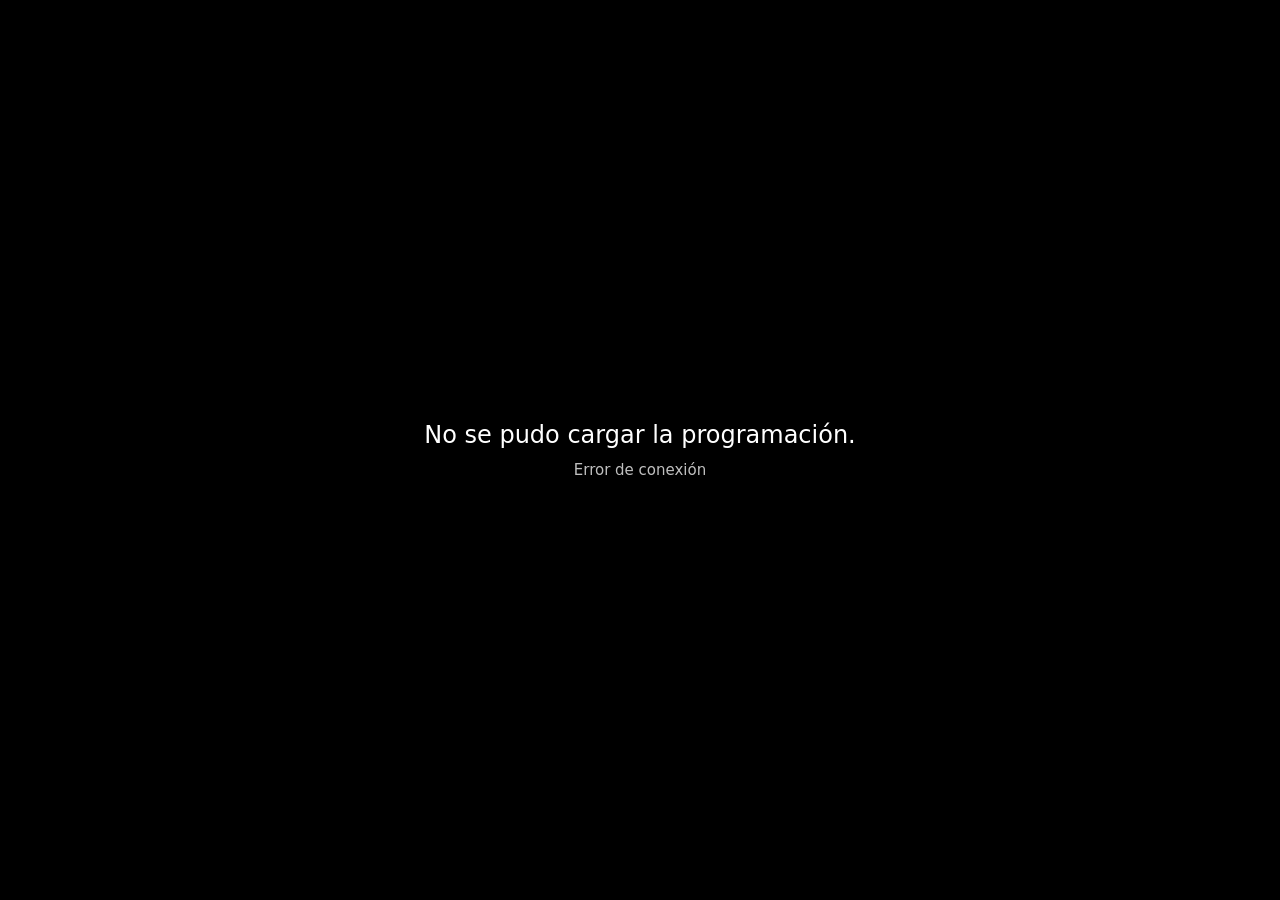
<file: madison/display/index.html>
<!doctype html>
<html lang="es">
<head>
  <meta charset="utf-8">
  <meta name="viewport" content="width=device-width,initial-scale=1,viewport-fit=cover">
  <meta http-equiv="Cache-Control" content="no-cache, no-store, must-revalidate">
  <meta http-equiv="Pragma" content="no-cache">
  <meta http-equiv="Expires" content="0">
  <title>MADISON | Display LED</title>
  <style>
    html, body {
      width:100%;
      height:100%;
      margin:0;
      background:#000;
      overflow:hidden;
    }

    body {
      font-family:system-ui,-apple-system,Segoe UI,Roboto,Arial,sans-serif;
    }

    #stage {
      position:absolute;
      inset:0;
      width:100%;
      height:100%;
      overflow:hidden;
      background:#000;
    }

    .mediaSlot {
      position:absolute;
      inset:0;
      width:100%;
      height:100%;
      overflow:hidden;
      background:#000;
      visibility:visible;
      opacity:0;
      z-index:1;
      pointer-events:none;
      will-change:opacity;
      transform:translateZ(0);
      -webkit-transform:translateZ(0);
    }

    .mediaSlot.active {
      opacity:1;
      z-index:3;
    }

    .mediaSlot img,
    .mediaSlot video {
      position:absolute;
      left:0;
      top:0;
      width:100%;
      height:100%;
      background:#000;
      object-fit:contain;
      display:none;
      transform:translateZ(0);
      -webkit-transform:translateZ(0);
    }

    #cover {
      position:absolute;
      inset:0;
      background:#000;
      z-index:35;
      display:block;
    }

    #msg {
      position:absolute;
      left:0;
      right:0;
      top:50%;
      transform:translateY(-50%);
      z-index:40;
      text-align:center;
      color:#fff;
      padding:0 20px;
      font-size:24px;
      line-height:1.3;
      display:none;
    }

    #msg small {
      display:block;
      opacity:.75;
      font-size:15px;
      margin-top:10px;
    }
  </style>
</head>
<body>
  <div id="stage">
    <div id="slotA" class="mediaSlot">
      <img alt="">
      <video muted playsinline webkit-playsinline preload="auto"></video>
    </div>
    <div id="slotB" class="mediaSlot">
      <img alt="">
      <video muted playsinline webkit-playsinline preload="auto"></video>
    </div>
    <div id="cover"></div>
    <div id="msg"></div>
  </div>

<script>
(function () {
  var API_URL = "https://primateled-poster-api.jcheva.workers.dev/api/madison/schedule";
  var REFRESH_MS = 60000;
  var IMAGE_DEFAULT_SECONDS = 8;
  var LOAD_TIMEOUT_MS = 30000;
  var VIDEO_FIRST_FRAME_DELAY_MS = 240;
  var VIDEO_STALL_RETRY_MS = 8000;
  var VIDEO_STALL_SKIP_MS = 90000;
  var VIDEO_HARD_MAX_SECONDS = 2 * 60 * 60;
  var PRELOAD_NEXT_VIDEO = true;
  var STORAGE_PREFIX = "madison_tb40_";
  var KEY_PLAYLIST = STORAGE_PREFIX + "playlist";
  var KEY_SIG = STORAGE_PREFIX + "sig";
  var KEY_NEXT_INDEX = STORAGE_PREFIX + "next_index"; // compatibilidad con la versión anterior
  var KEY_CURRENT_INDEX = STORAGE_PREFIX + "current_index";
  var KEY_CURRENT_SIG = STORAGE_PREFIX + "current_sig";
  var KEY_ITEM_STARTED_AT = STORAGE_PREFIX + "item_started_at";
  var KEY_VIDEO_TIME = STORAGE_PREFIX + "video_time";
  var KEY_LAST_START = STORAGE_PREFIX + "last_start";
  var KEY_BOOT_LOG = STORAGE_PREFIX + "boot_log";

  var coverEl = document.getElementById("cover");
  var msgEl = document.getElementById("msg");

  var slots = [makeSlot("slotA"), makeSlot("slotB")];
  var activeSlotIndex = -1;
  var schedule = null;
  var playlist = [];
  var playlistSig = "";
  var idx = 0;
  var generation = 0;
  var transitionTimer = null;
  var playTimer = null;
  var videoWatchTimer = null;
  var videoHardTimer = null;
  var lastVideoProgressAt = 0;
  var lastVideoTime = 0;
  var isPlaying = false;
  var transitionInProgress = false;
  var bootResumeInfo = null;
  var bootResumeConsumed = false;

  function makeSlot(id) {
    var root = document.getElementById(id);
    return {
      root: root,
      img: root.getElementsByTagName("img")[0],
      video: root.getElementsByTagName("video")[0],
      item: null,
      sig: "",
      ready: false,
      failed: false,
      loading: false,
      activateCallback: null,
      loadToken: 0
    };
  }

  function showMsg(html) {
    msgEl.innerHTML = html;
    msgEl.style.display = "block";
  }

  function hideMsg() {
    msgEl.style.display = "none";
  }

  function coverOn() {
    if (activeSlotIndex < 0) coverEl.style.display = "block";
  }

  function coverOff() {
    coverEl.style.display = "none";
  }

  function readInt(key, fallback) {
    var value = parseInt(localStorage.getItem(key) || "", 10);
    return isNaN(value) ? fallback : value;
  }

  function readFloat(key, fallback) {
    var value = parseFloat(localStorage.getItem(key) || "");
    return isNaN(value) ? fallback : value;
  }

  function writeValue(key, value) {
    try {
      localStorage.setItem(key, String(value));
    } catch (e) {}
  }

  function writeJSON(key, value) {
    try {
      localStorage.setItem(key, JSON.stringify(value));
    } catch (e) {}
  }

  function readJSON(key) {
    try {
      return JSON.parse(localStorage.getItem(key) || "null");
    } catch (e) {
      return null;
    }
  }

  function clearPlaybackTimers() {
    if (playTimer) {
      clearTimeout(playTimer);
      playTimer = null;
    }

    if (videoWatchTimer) {
      clearInterval(videoWatchTimer);
      videoWatchTimer = null;
    }

    if (videoHardTimer) {
      clearTimeout(videoHardTimer);
      videoHardTimer = null;
    }
  }

  function clearTransitionTimer() {
    if (transitionTimer) {
      clearTimeout(transitionTimer);
      transitionTimer = null;
    }
  }

  function clearSlotEvents(slot) {
    slot.img.onload = null;
    slot.img.onerror = null;
    slot.video.onloadedmetadata = null;
    slot.video.oncanplay = null;
    slot.video.onplaying = null;
    slot.video.ontimeupdate = null;
    slot.video.onended = null;
    slot.video.onerror = null;
    slot.video.onstalled = null;
    slot.video.onwaiting = null;
    slot.activateCallback = null;
  }

  function resetSlot(slotIndex) {
    var slot = slots[slotIndex];

    clearSlotEvents(slot);
    slot.loadToken++;

    try {
      slot.video.pause();
    } catch (e) {}

    try {
      slot.video.removeAttribute("src");
      slot.video.load();
    } catch (e) {}

    try {
      slot.img.removeAttribute("src");
    } catch (e) {}

    slot.img.style.display = "none";
    slot.video.style.display = "none";
    slot.root.className = "mediaSlot";
    slot.item = null;
    slot.sig = "";
    slot.ready = false;
    slot.failed = false;
    slot.loading = false;
  }

  function resetAllSlots() {
    resetSlot(0);
    resetSlot(1);
    activeSlotIndex = -1;
  }

  function safeArr(value) {
    return Array.isArray(value) ? value : [];
  }

  function normalizeUrl(value) {
    if (!value || typeof value !== "string") return "";
    return value.replace(/^\s+|\s+$/g, "");
  }

  function dayKeyFromDate(date) {
    return ["sun", "mon", "tue", "wed", "thu", "fri", "sat"][date.getDay()];
  }

  function minutesFromDate(date) {
    return date.getHours() * 60 + date.getMinutes();
  }

  function parseHHMM(value) {
    var parts;
    var h;
    var m;

    if (!value || typeof value !== "string") return null;

    parts = value.split(":");
    if (parts.length < 2) return null;

    h = parseInt(parts[0], 10);
    m = parseInt(parts[1], 10);

    if (isNaN(h) || isNaN(m)) return null;

    return h * 60 + m;
  }

  function inRange(current, start, end) {
    return current >= start && current < end;
  }

  function getActiveSlot(currentMinutes, slotConfig) {
    var s;
    var e;

    if (!slotConfig) return null;

    if (slotConfig.morning) {
      s = parseHHMM(slotConfig.morning.start);
      e = parseHHMM(slotConfig.morning.end);
      if (s !== null && e !== null && inRange(currentMinutes, s, e)) return "morning";
    }

    if (slotConfig.noon) {
      s = parseHHMM(slotConfig.noon.start);
      e = parseHHMM(slotConfig.noon.end);
      if (s !== null && e !== null && inRange(currentMinutes, s, e)) return "noon";
    }

    if (slotConfig.afternoon) {
      s = parseHHMM(slotConfig.afternoon.start);
      e = parseHHMM(slotConfig.afternoon.end);
      if (s !== null && e !== null && inRange(currentMinutes, s, e)) return "afternoon";
    }

    return null;
  }

  function interleave(a, b) {
    var out = [];
    var i = 0;
    var j = 0;

    while (i < a.length || j < b.length) {
      if (i < a.length) out.push(a[i++]);
      if (j < b.length) out.push(b[j++]);
    }

    return out;
  }

  function normalizeItem(item) {
    var src = item && normalizeUrl(item.src);

    if (!src) return null;

    return {
      id: item.id || "",
      type: item.type === "video" ? "video" : "image",
      src: src,
      duration: typeof item.duration === "number" && item.duration > 0 ? item.duration : IMAGE_DEFAULT_SECONDS,
      fit: item.fit === "cover" ? "cover" : "contain"
    };
  }

  function buildPlaylistFromSchedule(data) {
    var now = new Date();
    var dayKey = dayKeyFromDate(now);
    var activeTimeSlot = getActiveSlot(minutesFromDate(now), data && data.slots);
    var days = data && data.days ? data.days : {};
    var dayBucket = days[dayKey] || null;
    var allBucket = days.all || null;
    var defaultBucket = data && data.default ? data.default : null;
    var allDayList = [];
    var slotList = [];
    var mixed;
    var fallback;
    var out = [];
    var i;
    var item;

    allDayList = allDayList
      .concat(safeArr(allBucket && allBucket.allday))
      .concat(safeArr(dayBucket && dayBucket.allday))
      .concat(safeArr(defaultBucket && defaultBucket.allday));

    if (activeTimeSlot) {
      slotList = slotList
        .concat(safeArr(allBucket && allBucket[activeTimeSlot]))
        .concat(safeArr(dayBucket && dayBucket[activeTimeSlot]))
        .concat(safeArr(defaultBucket && defaultBucket[activeTimeSlot]));
    }

    mixed = interleave(allDayList, slotList);

    if (!mixed.length && dayBucket) {
      fallback = []
        .concat(safeArr(dayBucket.morning))
        .concat(safeArr(dayBucket.noon))
        .concat(safeArr(dayBucket.afternoon))
        .concat(safeArr(dayBucket.allday));

      mixed = fallback;
    }

    for (i = 0; i < mixed.length; i++) {
      item = normalizeItem(mixed[i]);
      if (item) out.push(item);
    }

    return out;
  }

  function itemSignature(item) {
    return [
      item.id || "",
      item.type || "",
      item.src || "",
      item.duration || "",
      item.fit || ""
    ].join("|");
  }

  function playlistSignature(list) {
    var out = [];
    var i;

    for (i = 0; i < list.length; i++) {
      out.push(itemSignature(list[i]));
    }

    return out.join("||");
  }

  function savePlaylist(list, sig) {
    writeJSON(KEY_PLAYLIST, list);
    writeValue(KEY_SIG, sig);
  }

  function recordBoot() {
    var log = readJSON(KEY_BOOT_LOG);
    var now = Date.now();

    if (!Array.isArray(log)) log = [];
    log.push(now);
    while (log.length > 12) log.shift();
    writeJSON(KEY_BOOT_LOG, log);
  }

  function loadStoredPlaylist() {
    var stored = readJSON(KEY_PLAYLIST);
    var sig = localStorage.getItem(KEY_SIG) || "";
    var currentIndex;
    var currentSig;

    if (!Array.isArray(stored) || !stored.length) return false;

    playlist = stored;
    playlistSig = sig || playlistSignature(stored);
    currentIndex = readInt(KEY_CURRENT_INDEX, readInt(KEY_NEXT_INDEX, 0));

    if (currentIndex < 0) currentIndex = 0;
    if (currentIndex >= playlist.length) currentIndex = 0;

    idx = currentIndex;
    currentSig = localStorage.getItem(KEY_CURRENT_SIG) || "";
    bootResumeInfo = {
      index: currentIndex,
      sig: currentSig,
      startedAt: readInt(KEY_ITEM_STARTED_AT, 0),
      videoTime: readFloat(KEY_VIDEO_TIME, 0)
    };
    return true;
  }

  function getBootResume(item) {
    var info;
    var sig;
    var totalMs;
    var elapsedMs;

    if (bootResumeConsumed) return null;
    bootResumeConsumed = true;
    info = bootResumeInfo;
    if (!info || info.index !== idx) return null;

    sig = itemSignature(item);
    if (!info.sig || info.sig !== sig) return null;

    if (item.type === "video") {
      return { videoTime: Math.max(0, Number(info.videoTime || 0)) };
    }

    totalMs = Math.max(1, item.duration || IMAGE_DEFAULT_SECONDS) * 1000;
    elapsedMs = info.startedAt > 0 ? Date.now() - info.startedAt : 0;

    if (elapsedMs > 0 && elapsedMs < totalMs + 5000) {
      return { imageRemainingMs: Math.max(1000, totalMs - elapsedMs) };
    }

    return null;
  }

  function saveCurrentState(item, index) {
    writeValue(KEY_CURRENT_INDEX, index);
    writeValue(KEY_CURRENT_SIG, itemSignature(item));
    writeValue(KEY_ITEM_STARTED_AT, Date.now());
    writeValue(KEY_VIDEO_TIME, 0);
    writeValue(KEY_NEXT_INDEX, index);
    writeValue(KEY_LAST_START, Date.now());
  }

  function saveVideoTime(item, index, time) {
    if (index !== idx || !item) return;
    writeValue(KEY_CURRENT_INDEX, index);
    writeValue(KEY_CURRENT_SIG, itemSignature(item));
    writeValue(KEY_VIDEO_TIME, Math.max(0, Number(time || 0)).toFixed(2));
  }

  function getNextIndex() {
    if (!playlist.length) return 0;
    return (idx + 1) % playlist.length;
  }

  function nextItem() {
    if (!playlist.length) {
      playCurrent();
      return;
    }

    idx = getNextIndex();
    playCurrent();
  }

  function getStandbySlotIndex() {
    if (activeSlotIndex === 0) return 1;
    return 0;
  }

  function prepareSlot(slotIndex, item, warmOnly) {
    var slot = slots[slotIndex];
    var sig = itemSignature(item);
    var token;

    if (slot.sig === sig && slot.item && !slot.failed) {
      return slot;
    }

    resetSlot(slotIndex);
    slot = slots[slotIndex];
    token = ++slot.loadToken;
    slot.item = item;
    slot.sig = sig;
    slot.loading = true;
    slot.failed = false;
    slot.ready = false;

    if (item.type === "image") {
      slot.img.style.objectFit = item.fit === "cover" ? "cover" : "contain";
      slot.img.style.display = "block";

      slot.img.onload = function () {
        if (token !== slot.loadToken || slot.sig !== sig) return;
        slot.loading = false;
        slot.ready = true;
        if (typeof slot.activateCallback === "function") slot.activateCallback();
      };

      slot.img.onerror = function () {
        if (token !== slot.loadToken || slot.sig !== sig) return;
        slot.loading = false;
        slot.failed = true;
        if (typeof slot.activateCallback === "function") slot.activateCallback(new Error("No se pudo cargar la imagen"));
      };

      slot.img.src = item.src;
      return slot;
    }

    slot.video.style.objectFit = item.fit === "cover" ? "cover" : "contain";
    slot.video.style.display = "block";

    try {
      slot.video.loop = false;
      slot.video.muted = true;
      slot.video.autoplay = false;
      slot.video.playsInline = true;
      slot.video.preload = "auto";
      slot.video.setAttribute("muted", "");
      slot.video.setAttribute("playsinline", "");
      slot.video.setAttribute("webkit-playsinline", "");
    } catch (e) {}

    slot.video.onloadedmetadata = function () {
      if (token !== slot.loadToken || slot.sig !== sig) return;
      slot.loading = false;
    };

    slot.video.oncanplay = function () {
      if (token !== slot.loadToken || slot.sig !== sig) return;
      slot.loading = false;
      slot.ready = true;
    };

    slot.video.onerror = function () {
      if (token !== slot.loadToken || slot.sig !== sig) return;
      slot.loading = false;
      slot.failed = true;
      if (typeof slot.activateCallback === "function") slot.activateCallback(new Error("No se pudo cargar el video"));
    };

    slot.video.src = item.src;

    try {
      slot.video.load();
    } catch (e) {}

    return slot;
  }

  function activatePreparedImage(slotIndex, item, myGeneration, resume) {
    var slot = slots[slotIndex];
    var committed = false;

    function finish(error) {
      if (committed || myGeneration !== generation) return;

      if (error || slot.failed) {
        committed = true;
        clearTransitionTimer();
        slot.activateCallback = null;
        transitionInProgress = false;
        skipBrokenItem();
        return;
      }

      if (!slot.ready) return;
      committed = true;
      clearTransitionTimer();
      slot.activateCallback = null;
      commitSlot(slotIndex, item, myGeneration, resume);
    }

    if (slot.ready) {
      finish();
      return;
    }

    slot.activateCallback = finish;
    transitionTimer = setTimeout(function () {
      finish(new Error("Tiempo de carga agotado"));
    }, LOAD_TIMEOUT_MS);
  }

  function activatePreparedVideo(slotIndex, item, myGeneration, resume) {
    var slot = slots[slotIndex];
    var video = slot.video;
    var committed = false;
    var commitDelayTimer = null;
    var requestedStart = resume && resume.videoTime > 0 ? Number(resume.videoTime) : 0;
    var startApplied = false;

    function clearCommitDelay() {
      if (commitDelayTimer) {
        clearTimeout(commitDelayTimer);
        commitDelayTimer = null;
      }
    }

    function fail() {
      if (committed || myGeneration !== generation) return;
      committed = true;
      clearCommitDelay();
      clearTransitionTimer();
      transitionInProgress = false;
      skipBrokenItem();
    }

    function commitAfterPaint() {
      var t;

      if (committed || myGeneration !== generation || commitDelayTimer) return;
      t = Number(video.currentTime || 0);

      if (video.readyState < 3) return;
      if (requestedStart > 0) {
        if (t < Math.max(0, requestedStart - 0.4)) return;
      } else if (t < 0.06) {
        return;
      }

      commitDelayTimer = setTimeout(function () {
        if (committed || myGeneration !== generation) return;
        committed = true;
        clearTransitionTimer();
        commitSlot(slotIndex, item, myGeneration, null);
      }, VIDEO_FIRST_FRAME_DELAY_MS);
    }

    function startVideo() {
      var d;

      if (startApplied || myGeneration !== generation) return;
      startApplied = true;
      d = Number(video.duration || 0);

      if (requestedStart > 0 && isFinite(d) && d > 1) {
        requestedStart = Math.min(requestedStart, Math.max(0, d - 0.8));
      }

      try {
        video.currentTime = requestedStart > 0 ? requestedStart : 0;
      } catch (e) {}

      try {
        var p = video.play();
        if (p && p.catch) p.catch(function () {});
      } catch (e) {}
    }

    slot.activateCallback = function (error) {
      if (error) fail();
    };

    video.onloadedmetadata = function () {
      startVideo();
    };
    video.oncanplay = function () {
      startVideo();
      commitAfterPaint();
    };
    video.onplaying = commitAfterPaint;
    video.ontimeupdate = commitAfterPaint;
    video.onerror = fail;

    transitionTimer = setTimeout(fail, LOAD_TIMEOUT_MS);

    if (video.readyState >= 1) startVideo();
  }

  function commitSlot(slotIndex, item, myGeneration, resume) {
    var oldIndex = activeSlotIndex;
    var newSlot = slots[slotIndex];
    var oldSlot = oldIndex >= 0 ? slots[oldIndex] : null;

    if (myGeneration !== generation) return;

    clearPlaybackTimers();
    clearTransitionTimer();
    transitionInProgress = false;
    hideMsg();

    newSlot.root.className = "mediaSlot active";
    activeSlotIndex = slotIndex;
    isPlaying = true;
    saveCurrentState(item, idx);
    coverOff();

    if (oldSlot && oldIndex !== slotIndex) {
      oldSlot.root.className = "mediaSlot";
      setTimeout(function () {
        if (activeSlotIndex !== oldIndex) resetSlot(oldIndex);
      }, 320);
    }

    if (item.type === "image") {
      var imageDurationMs = resume && resume.imageRemainingMs
        ? Math.max(1000, Number(resume.imageRemainingMs))
        : Math.max(1, item.duration || IMAGE_DEFAULT_SECONDS) * 1000;

      if (resume && resume.imageRemainingMs) {
        writeValue(KEY_ITEM_STARTED_AT, Date.now() - (Math.max(1, item.duration || IMAGE_DEFAULT_SECONDS) * 1000 - imageDurationMs));
      }

      playTimer = setTimeout(function () {
        if (myGeneration === generation) nextItem();
      }, imageDurationMs);
    } else {
      monitorActiveVideo(slotIndex, item, myGeneration);
    }

    setTimeout(preloadNextItem, 120);
  }

  function monitorActiveVideo(slotIndex, item, myGeneration) {
    var slot = slots[slotIndex];
    var video = slot.video;
    var duration = Number(video.duration || 0);
    var hardSeconds = VIDEO_HARD_MAX_SECONDS;
    var lastSavedAt = 0;

    lastVideoTime = Number(video.currentTime || 0);
    lastVideoProgressAt = Date.now();
    saveVideoTime(item, idx, lastVideoTime);

    function finish() {
      if (myGeneration !== generation || activeSlotIndex !== slotIndex) return;
      nextItem();
    }

    function noteProgress() {
      var now = Date.now();
      var t = Number(video.currentTime || 0);

      if (t > lastVideoTime + 0.015) {
        lastVideoTime = t;
        lastVideoProgressAt = now;
      }

      if (now - lastSavedAt > 1000) {
        lastSavedAt = now;
        saveVideoTime(item, idx, t);
      }
    }

    video.onended = finish;
    video.onerror = finish;
    video.ontimeupdate = noteProgress;
    video.onplaying = noteProgress;
    video.onwaiting = function () {};
    video.onstalled = function () {};

    if (isFinite(duration) && duration > 0) {
      hardSeconds = Math.min(
        VIDEO_HARD_MAX_SECONDS,
        Math.max(120, duration + Math.max(120, duration * 0.5))
      );
    }

    videoHardTimer = setTimeout(finish, hardSeconds * 1000);

    videoWatchTimer = setInterval(function () {
      var now;
      var t;
      var d;
      var stalledFor;

      if (myGeneration !== generation || activeSlotIndex !== slotIndex) return;

      now = Date.now();
      t = Number(video.currentTime || 0);
      d = Number(video.duration || 0);
      noteProgress();

      if (isFinite(d) && d > 0 && t >= d - 0.08) {
        try { video.pause(); } catch (e) {}
        finish();
        return;
      }

      stalledFor = now - lastVideoProgressAt;

      if (stalledFor > VIDEO_STALL_RETRY_MS) {
        try {
          var p = video.play();
          if (p && p.catch) p.catch(function () {});
        } catch (e) {}
      }

      if (stalledFor > VIDEO_STALL_SKIP_MS) {
        finish();
      }
    }, 500);
  }

  function preloadNextItem() {
    var nextIndex;
    var next;
    var standbyIndex;

    if (!playlist.length || transitionInProgress) return;

    nextIndex = getNextIndex();
    next = playlist[nextIndex];
    if (!next || !next.src) return;
    if (next.type === "video" && !PRELOAD_NEXT_VIDEO) return;

    standbyIndex = getStandbySlotIndex();
    prepareSlot(standbyIndex, next, true);
  }

  function skipBrokenItem() {
    if (!playlist.length) {
      playCurrent();
      return;
    }

    idx = getNextIndex();
    setTimeout(playCurrent, 40);
  }

  function playCurrent() {
    var item;
    var myGeneration;
    var standbyIndex;
    var slot;
    var resume;

    generation++;
    myGeneration = generation;
    clearPlaybackTimers();
    clearTransitionTimer();
    transitionInProgress = true;

    if (!playlist.length) {
      transitionInProgress = false;
      isPlaying = false;
      resetAllSlots();
      coverOff();
      showMsg("MADISON · Sin contenidos.<small>Subí imágenes o videos desde el panel.</small>");
      return;
    }

    hideMsg();
    coverOn();

    if (idx < 0) idx = 0;
    if (idx >= playlist.length) idx = 0;

    item = playlist[idx];

    if (!item || !item.src) {
      skipBrokenItem();
      return;
    }

    resume = getBootResume(item);
    standbyIndex = getStandbySlotIndex();
    slot = prepareSlot(standbyIndex, item, false);

    if (item.type === "video") {
      activatePreparedVideo(standbyIndex, item, myGeneration, resume);
    } else {
      activatePreparedImage(standbyIndex, item, myGeneration, resume);
    }
  }

  function applySchedule(data) {
    var newPlaylist;
    var newSig;
    var oldSig = playlistSig;

    schedule = data;
    newPlaylist = buildPlaylistFromSchedule(data);
    newSig = playlistSignature(newPlaylist);

    if (!newPlaylist.length) {
      playlist = [];
      playlistSig = "";
      savePlaylist([], "");
      playCurrent();
      return;
    }

    playlist = newPlaylist;
    playlistSig = newSig;
    savePlaylist(playlist, playlistSig);

    if (newSig !== oldSig || (!isPlaying && !transitionInProgress)) {
      idx = readInt(KEY_NEXT_INDEX, 0);
      if (idx < 0 || idx >= playlist.length) idx = 0;
      playCurrent();
    }
  }

  function refresh() {
    getJSON(API_URL, function (data) {
      applySchedule(data);
    }, function (error) {
      if (playlist.length && !isPlaying && !transitionInProgress) {
        playCurrent();
        return;
      }

      if (!playlist.length && activeSlotIndex < 0) {
        showMsg("No se pudo cargar la programación.<small>" + error + "</small>");
      }
    });
  }

  function getJSON(url, ok, fail) {
    var xhr;
    var finalUrl;

    try {
      xhr = new XMLHttpRequest();
      finalUrl = url + (url.indexOf("?") >= 0 ? "&" : "?") + "ts=" + Date.now();
      xhr.open("GET", finalUrl, true);
      xhr.timeout = 15000;

      xhr.onreadystatechange = function () {
        if (xhr.readyState !== 4) return;

        if (xhr.status >= 200 && xhr.status < 300) {
          try {
            ok(JSON.parse(xhr.responseText));
          } catch (e) {
            fail("JSON inválido");
          }
        } else {
          fail("HTTP " + xhr.status);
        }
      };

      xhr.ontimeout = function () {
        fail("Tiempo de conexión agotado");
      };

      xhr.onerror = function () {
        fail("Error de conexión");
      };

      xhr.send(null);
    } catch (e) {
      fail(String(e));
    }
  }

  recordBoot();

  if (loadStoredPlaylist()) {
    playCurrent();
  } else {
    showMsg("Cargando contenidos…");
  }

  refresh();
  setInterval(refresh, REFRESH_MS);

  window.MADISON_DIAG = function () {
    return {
      bootLog: readJSON(KEY_BOOT_LOG) || [],
      currentIndex: readInt(KEY_CURRENT_INDEX, -1),
      currentSig: localStorage.getItem(KEY_CURRENT_SIG) || "",
      videoTime: readFloat(KEY_VIDEO_TIME, 0),
      playlistLength: playlist.length,
      generation: generation
    };
  };
})();
</script>
  <!-- v3: continuidad ante recargas, videos tolerantes a buffering y cambio después del primer fotograma. -->
</body>
</html>
</file>
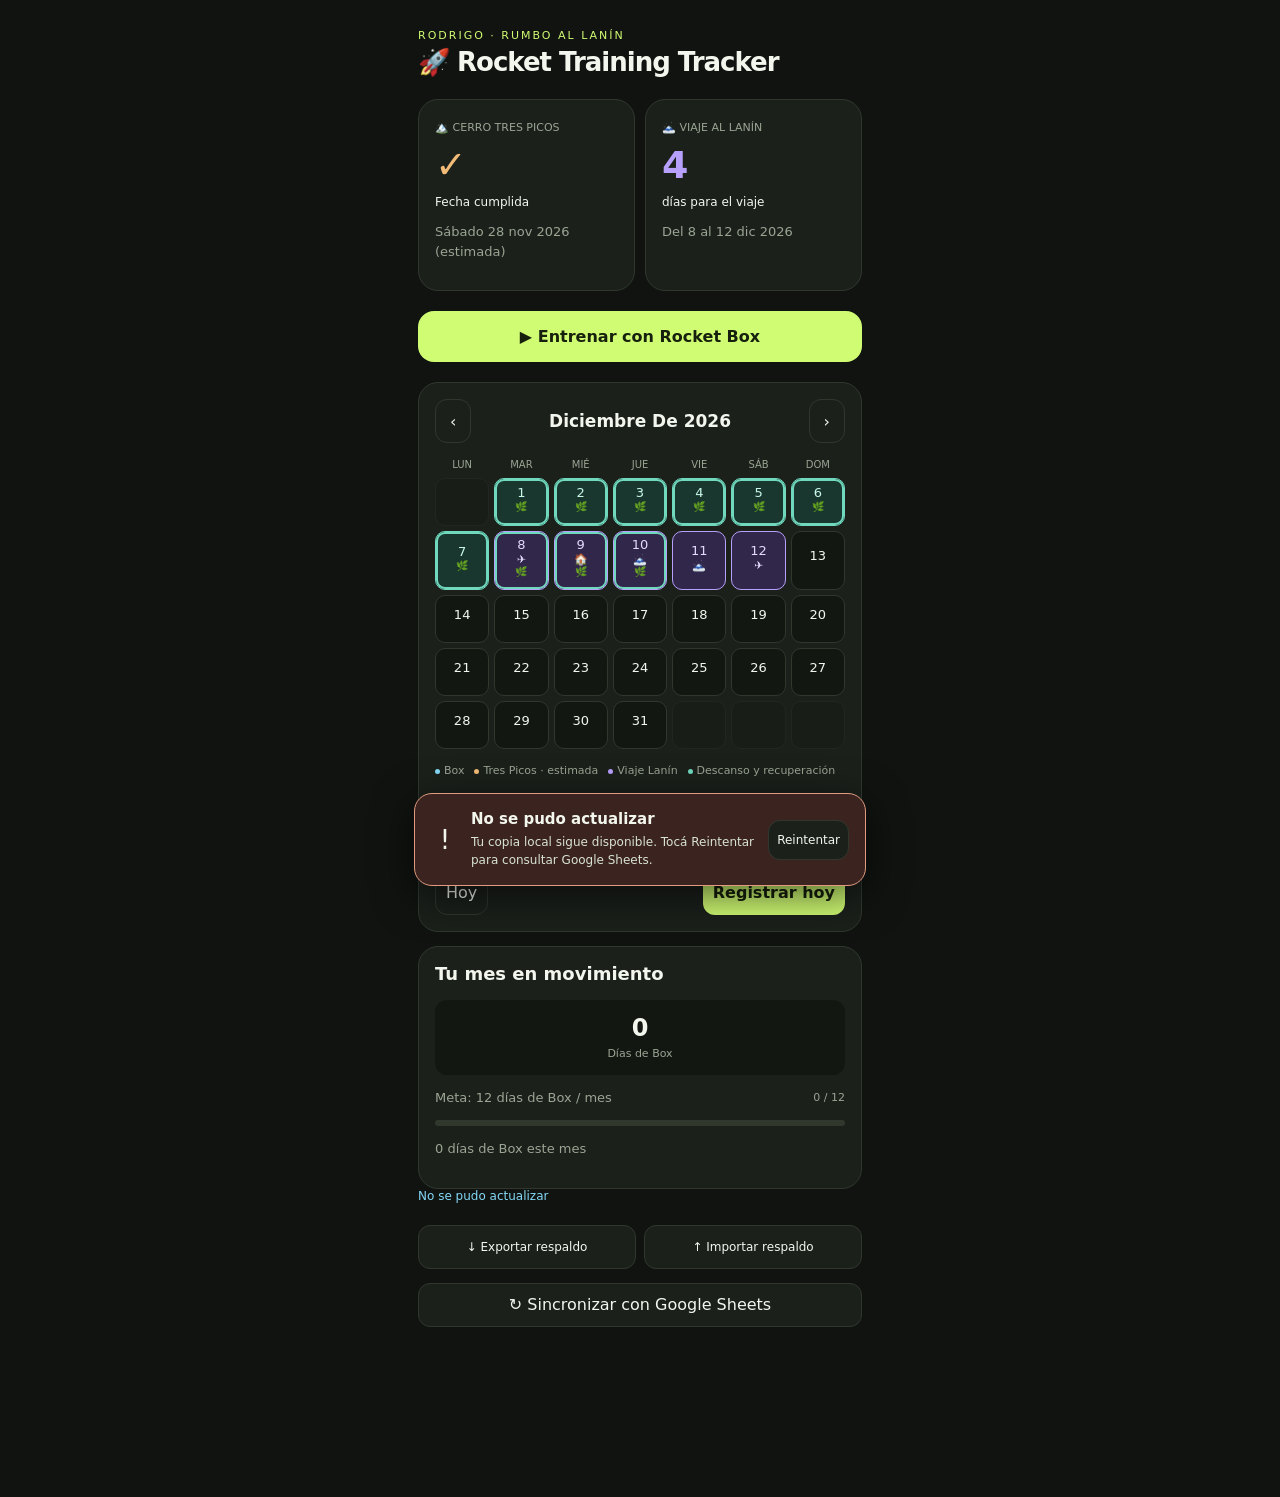
<file: roketbox/tracker.html>
<!doctype html><html lang="es"><head><meta charset="utf-8"><meta name="viewport" content="width=device-width,initial-scale=1,viewport-fit=cover"><meta name="theme-color" content="#101310"><title>Rocket Training Tracker</title><style>
:root{color-scheme:dark;--bg:#101310;--panel:#1b201b;--line:#30382e;--text:#f3f6ed;--muted:#9aa593;--lime:#d0fc73;--blue:#84d8f7;--pink:#eda5da}*{box-sizing:border-box}body{margin:0;background:var(--bg);color:var(--text);font-family:system-ui,-apple-system,sans-serif}main{max-width:480px;margin:auto;padding:24px 18px max(28px,env(safe-area-inset-bottom))}h1{font-size:26px;letter-spacing:-1px;margin:4px 0}h2{font-size:18px;margin:0}p{color:var(--muted);font-size:13px;line-height:1.5}header{margin-bottom:22px}header small{font-size:11px;letter-spacing:2px;color:var(--lime)}a{color:var(--lime)}button,input{font:inherit}button,a,input{touch-action:manipulation}button{cursor:pointer;color:var(--text);background:var(--panel);border:1px solid var(--line);border-radius:12px;min-height:44px;padding:10px}button:focus-visible,a:focus-visible,input:focus-visible{outline:3px solid var(--lime);outline-offset:2px}.launch{display:block;text-align:center;background:var(--lime);color:#17200c;padding:16px;border-radius:16px;text-decoration:none;font-weight:800;margin:20px 0}.targets{display:grid;grid-template-columns:1fr 1fr;gap:10px}.target,.card{background:var(--panel);border:1px solid var(--line);border-radius:20px;padding:16px}.target small{font-size:11px;color:var(--muted)}.target strong{font-size:38px;letter-spacing:-2px;display:block;margin:8px 0;color:var(--lime)}.target span{font-size:12px;display:block}.target:last-child strong{color:var(--blue)}.card{margin-top:14px}.monthbar{display:flex;justify-content:space-between;align-items:center;gap:8px}.monthbar h2{text-transform:capitalize;font-size:17px}.monthbar button{padding:10px 14px}.week,.calendar{display:grid;grid-template-columns:repeat(7,minmax(0,1fr));gap:5px}.week{margin:16px 0 8px;font-size:10px;text-align:center;color:var(--muted)}.day{padding:5px 0;min-height:48px;display:flex;align-items:center;justify-content:center;flex-direction:column;gap:5px;font-size:13px;border-radius:10px;background:#121711}.day.today{border-color:var(--lime)}.day.recorded{background:#2b3821}.day:disabled{opacity:.3;cursor:default}.dots{height:5px;display:flex;gap:3px}.dot{width:5px;height:5px;border-radius:50%;background:var(--lime)}.dot.box{background:var(--blue)}.dot.walk{background:var(--pink)}.legend{display:flex;gap:16px;font-size:11px;color:var(--muted);margin:15px 0 0;align-items:center}.legend i{display:inline-block;margin-right:4px}.stats{display:grid;grid-template-columns:repeat(3,1fr);gap:8px;margin-top:16px}.stats div{padding:14px 5px;text-align:center;background:#121711;border-radius:12px}.stats strong{display:block;font-size:24px}.stats small{font-size:11px;color:var(--muted)}.progress{height:6px;background:var(--line);border-radius:10px;overflow:hidden}.progress i{display:block;height:100%;background:var(--lime)}.row{display:flex;justify-content:space-between;gap:8px;align-items:center}.subtle{font-size:11px;color:var(--muted)}dialog{width:calc(100% - 32px);max-width:430px;background:var(--panel);color:var(--text);border:1px solid var(--line);border-radius:24px;padding:22px}dialog::backdrop{background:#000b;backdrop-filter:blur(5px)}.checks{display:grid;gap:10px;margin:20px 0}.checks label{background:#121711;padding:16px;border-radius:12px;display:flex;gap:12px;align-items:center}.checks input{width:22px;height:22px;accent-color:var(--lime)}.primary{background:var(--lime);color:#17200c;border:0;font-weight:800}.actions{display:flex;gap:8px}.actions button{flex:1}#pending{border-color:var(--blue)}[hidden]{display:none!important}.backup{display:flex;gap:8px;margin-top:16px}.backup button{flex:1;font-size:12px}footer{font-size:11px;color:var(--muted);line-height:1.6;margin-top:18px}#status{min-height:20px;font-size:12px;color:var(--blue)}@media(max-width:350px){main{padding:20px 12px}.card{padding:12px}.calendar{gap:3px}.day{min-height:44px}.target{padding:12px}.target strong{font-size:34px}}
.stats{grid-template-columns:1fr}.legend{flex-wrap:wrap;gap:10px}.dot.picos{background:#f2bb77}.dot.lanin{background:#b7a0fc}.day.event-picos{background:#49331f;border-color:#f2bb77;color:#ffe0ba}.day.event-lanin{background:#30274b;border-color:#b7a0fc;color:#e4d9ff}.day.event-picos.today,.day.event-lanin.today{outline:2px solid var(--lime);outline-offset:1px}.event-symbol{font-size:11px;line-height:1}.day.event-picos,.day.event-lanin{position:relative;gap:2px}.target:first-child strong{color:#f2bb77}.target:last-child strong{color:#b7a0fc}

main{padding-bottom:170px}.sync-notice{position:fixed;z-index:50;bottom:max(14px,env(safe-area-inset-bottom));left:50%;transform:translateX(-50%);width:calc(100% - 28px);max-width:452px;background:#242d20;border:1px solid #688547;border-radius:18px;padding:16px;box-shadow:0 10px 40px #0009;display:flex;gap:12px;align-items:center}.sync-notice strong{display:block;font-size:15px}.sync-notice p{font-size:12px;margin:5px 0 0;color:#d9e3d1}.sync-notice[data-state="saving"]{background:#39301c;border-color:#e2b95d}.sync-notice[data-state="error"]{background:#3b2420;border-color:#e09b80}.sync-icon{font-size:26px;flex-shrink:0;width:28px;text-align:center}.sync-notice[data-state="saving"] .sync-icon{font-size:0;border:3px solid #77633a;border-top-color:#f5cf7e;border-radius:50%;width:26px;height:26px;animation:spin 1s linear infinite}.sync-notice button{min-height:40px;font-size:12px;padding:8px;margin-left:auto;flex-shrink:0}.sync-notice[data-state="saving"] button{display:none}@keyframes spin{to{transform:rotate(360deg)}}@media(prefers-reduced-motion:reduce){.sync-notice[data-state="saving"] .sync-icon{animation:none}}
.dot.recovery{background:#70d8bd}.day.recovery{box-shadow:inset 0 0 0 2px #70d8bd}.day.recovery:not(.event-lanin){background:#19372f;border-color:#70d8bd;color:#c8f7e7}.recovery-symbol{font-size:10px;line-height:1}.day.recovery{gap:2px}.recovery-label{color:#a8ebd8;font-size:12px;margin-top:10px}
</style></head><body><main><header><small>RODRIGO · RUMBO AL LANÍN</small><h1>🚀 Rocket Training Tracker</h1></header><section class="targets" aria-label="Próximos objetivos"><div class="target"><small>🏔️ CERRO TRES PICOS</small><strong id="picosDays"></strong><span id="picosLabel"></span><p>Sábado 28 nov 2026 (estimada)</p></div><div class="target"><small>🗻 VIAJE AL LANÍN</small><strong id="laninDays"></strong><span id="laninLabel"></span><p>Del 8 al 12 dic 2026</p></div></section><a href="index.html" class="launch">▶ Entrenar con Rocket Box</a>
<section id="pending" class="card" hidden><h2>🚀 Sesión Box terminada</h2><p id="pendingInfo"></p><button id="register" class="primary">Guardar en mi registro</button></section>
<section class="card"><div class="monthbar"><button id="prev" aria-label="Mes anterior">‹</button><h2 id="month"></h2><button id="next" aria-label="Mes siguiente">›</button></div><div class="week"><span>LUN</span><span>MAR</span><span>MIÉ</span><span>JUE</span><span>VIE</span><span>SÁB</span><span>DOM</span></div><div id="calendar" class="calendar"></div><div class="legend"><span><i class="dot box"></i>Box</span><span><i class="dot picos"></i>Tres Picos · estimada</span><span><i class="dot lanin"></i>Viaje Lanín</span><span><i class="dot recovery"></i>Descanso y recuperación</span></div><p>Tocá un día para registrar Box.</p><p class="recovery-label">🌿 Descanso y recuperación: del 30 de noviembre al 10 de diciembre.</p><div class="row"><button id="today">Hoy</button><button id="mark" class="primary">Registrar hoy</button></div></section>
<section class="card"><h2>Tu mes en movimiento</h2><div class="stats"><div><strong id="boxCount">0</strong><small>Días de Box</small></div></div><div class="row"><p>Meta: 12 días de Box / mes</p><span id="goal" class="subtle"></span></div><div class="progress"><i id="progress"></i></div><p id="active"></p></section>
<div id="status" role="status"></div><div class="backup"><button id="export">↓ Exportar respaldo</button><button id="import">↑ Importar respaldo</button><input type="file" id="file" accept="application/json,.json" hidden></div><button id="sync" style="width:100%;margin-top:14px">↻ Sincronizar con Google Sheets</button></main>
<aside id="syncNotice" class="sync-notice" data-state="saving" role="status" aria-live="polite" aria-atomic="true" hidden><span id="syncIcon" class="sync-icon" aria-hidden="true"></span><div><strong id="syncTitle"></strong><p id="syncDetail"></p></div><button id="retrySync" hidden>Reintentar</button></aside><dialog id="editor"><h2 id="editDate"></h2><div class="checks"><label><input type="checkbox" id="box">🚀 Box Trainer</label></div><p id="sessionDetail"></p><div class="actions"><button id="cancel">Cancelar</button><button id="save" class="primary">Guardar día</button></div></dialog>
<script src="config.js"></script>
<script>
'use strict';const $=id=>document.getElementById(id),KEY='rocket-training-tracker-v1',types=['box'];let data={version:1,days:{}},view,editing,pending;
function todayKey(){return new Intl.DateTimeFormat('en-CA',{timeZone:'America/Argentina/Buenos_Aires',year:'numeric',month:'2-digit',day:'2-digit'}).format(new Date())}
function dateObj(k){return new Date(k+'T12:00:00')}
function key(d){return d.getFullYear()+'-'+String(d.getMonth()+1).padStart(2,'0')+'-'+String(d.getDate()).padStart(2,'0')}
function valid(d){return d&&d.version===1&&d.days&&typeof d.days==='object'&&!Array.isArray(d.days)&&Object.entries(d.days).every(([k,v])=>/^\d{4}-\d{2}-\d{2}$/.test(k)&&!isNaN(+dateObj(k))&&key(dateObj(k))===k&&v&&typeof v==='object'&&types.every(t=>v[t]===undefined||typeof v[t]==='boolean')&&(!v.sessions||Array.isArray(v.sessions)&&v.sessions.every(s=>s&&typeof s.id==='string'&&Number.isFinite(s.seconds)&&s.seconds>=0&&Number.isInteger(s.rounds)&&s.rounds>0&&Number.isFinite(s.work)&&s.work>0&&Number.isFinite(s.rest)&&s.rest>=0)))}
try{const stored=JSON.parse(localStorage.getItem(KEY));if(valid(stored))data=stored}catch{}
view=dateObj(todayKey());view.setDate(1);
const CLOUD=window.ROCKET_SYNC||{},QUEUE=KEY+'-pending';let queue={},busy=false;
try{queue=JSON.parse(localStorage.getItem(QUEUE))||{}}catch{}
let shadow=JSON.parse(JSON.stringify(data.days));
try{if(!localStorage.getItem(KEY+'-cloud-enabled')){for(const [k,v] of Object.entries(data.days))if(!(k in queue))queue[k]=v;localStorage.setItem(QUEUE,JSON.stringify(queue));localStorage.setItem(KEY+'-cloud-enabled','1')}}catch{}
function storeLocal(){localStorage.setItem(KEY,JSON.stringify(data));localStorage.setItem(QUEUE,JSON.stringify(queue))}
function persist(){try{for(const k of new Set([...Object.keys(shadow),...Object.keys(data.days)])){if(JSON.stringify(shadow[k])!==JSON.stringify(data.days[k]))queue[k]=data.days[k]||null}shadow=JSON.parse(JSON.stringify(data.days));storeLocal();$('status').textContent=CLOUD.endpoint?'Guardado local · sincronizando…':'Guardado local · falta conectar Google Sheets';syncCloud();return true}catch{$('status').textContent='No se pudo guardar. Exportá un respaldo antes de cerrar.';return false}}
function syncNotice(state,title,detail){const n=$('syncNotice');n.hidden=false;n.dataset.state=state;$('syncTitle').textContent=title;$('syncDetail').textContent=detail;$('syncIcon').textContent=state==='success'?'✓':state==='error'?'!':'';$('retrySync').hidden=state!=='error';$('status').textContent=title;}
async function syncCloud(){
if(busy)return;if(!CLOUD.endpoint){syncNotice('error','Google Sheets sin conectar','El registro queda en este dispositivo hasta conectar la hoja.');return}
busy=true;$('sync').disabled=true;const saving=Object.keys(queue).length>0;syncNotice('saving',saving?'Guardando tu registro…':'Actualizando tu registro…',saving?'Mantené esta página abierta hasta ver la confirmación de Google Sheets.':'Estamos consultando Google Sheets. Esperá un momento.');$('sync').textContent=saving?'Guardando…':'Actualizando…';
try{
while(Object.keys(queue).length){const batch=JSON.parse(JSON.stringify(queue)),body=new URLSearchParams({action:'patch',token:CLOUD.token,days:JSON.stringify(Object.fromEntries(Object.entries(batch).map(([k,v])=>[k,v===null?null:{gym:false,walk:false,...v,box:!!v.box}])))});const r=await fetch(CLOUD.endpoint,{method:'POST',body,signal:AbortSignal.timeout(20000)}),j=await r.json();if(!j.ok)throw Error(j.error||'No se pudo guardar');for(const k of Object.keys(batch))if(JSON.stringify(queue[k])===JSON.stringify(batch[k]))delete queue[k];storeLocal()}
const url=new URL(CLOUD.endpoint);url.searchParams.set('action','get');url.searchParams.set('token',CLOUD.token);const r=await fetch(url,{signal:AbortSignal.timeout(20000)}),j=await r.json();if(!j.ok||!valid(j.data))throw Error('Respuesta inválida');const merged={...j.data.days};for(const [k,v] of Object.entries(queue)){if(v===null)delete merged[k];else merged[k]=v}data={version:1,days:merged};shadow=JSON.parse(JSON.stringify(data.days));storeLocal();render();if(Object.keys(queue).length){syncNotice('saving','Guardando los últimos cambios…','Mantené esta página abierta hasta ver la confirmación.')}else{syncNotice('success',saving?'Registrado en Google Sheets ✓':'Registro actualizado ✓',saving?'Tu registro está confirmado. Ya podés salir de la página.':'Todos tus datos están sincronizados con Google Sheets.')}
}catch{syncNotice('error',Object.keys(queue).length?'Registro pendiente de enviar':'No se pudo actualizar',Object.keys(queue).length?'Está guardado en este dispositivo, pero todavía falta confirmarlo en Google Sheets. Tocá Reintentar.':'Tu copia local sigue disponible. Tocá Reintentar para consultar Google Sheets.');}
finally{busy=false;$('sync').disabled=false;$('sync').textContent='↻ Sincronizar con Google Sheets';if(Object.keys(queue).length&&$('syncNotice').dataset.state==='saving')setTimeout(syncCloud,0)}
}
$('sync').onclick=syncCloud;$('retrySync').onclick=syncCloud;
window.addEventListener('beforeunload',e=>{if(Object.keys(queue).length){e.preventDefault();e.returnValue=''}});
document.addEventListener('click',e=>{const link=e.target.closest?.('a[href]');if(link&&Object.keys(queue).length&&!confirm('Tu registro todavía no está confirmado en Google Sheets. ¿Querés salir igual?'))e.preventDefault()});window.addEventListener('online',syncCloud);

function countdown(target,id){const day=todayKey();const n=Math.round((Date.parse(target+'T00:00:00Z')-Date.parse(day+'T00:00:00Z'))/86400000);$(id+'Days').textContent=n>0?n:n===0?'¡Hoy!':'✓';$(id+'Label').textContent=n>0?'días para '+(id==='lanin'?'el viaje':'el ascenso'):n===0?'Llegó el día':'Fecha cumplida'}
function isRecovery(k){return k>='2026-11-30'&&k<='2026-12-10'}
function calendarEvent(k){if(k==='2026-11-28')return {type:'picos',label:'Cerro Tres Picos · fecha estimada'};const itinerary={'2026-12-08':{emoji:'✈️',label:'Viaje al Lanín · vuelo de ida'},'2026-12-09':{emoji:'🏠',label:'Viaje al Lanín · alojamiento'},'2026-12-10':{emoji:'🗻',label:'Lanín · primer día de montaña'},'2026-12-11':{emoji:'🗻',label:'Lanín · intento de cumbre y descenso'},'2026-12-12':{emoji:'✈️',label:'Viaje al Lanín · vuelo de regreso'}};if(itinerary[k])return {type:'lanin',...itinerary[k]};return null}
function render(){countdown('2026-11-28','picos');countdown('2026-12-08','lanin');$('month').textContent=new Intl.DateTimeFormat('es-AR',{month:'long',year:'numeric'}).format(view);const cal=$('calendar');cal.replaceChildren();const start=(view.getDay()+6)%7,days=new Date(view.getFullYear(),view.getMonth()+1,0).getDate(),n=Math.ceil((start+days)/7)*7;let counts={gym:0,box:0,walk:0},active=0,strength=0;for(let i=0;i<n;i++){const b=document.createElement('button'),d=i-start+1;if(d<1||d>days){b.className='day';b.disabled=true;cal.append(b);continue}const dt=new Date(view.getFullYear(),view.getMonth(),d),k=key(dt),v=data.days[k]||{};const marked=types.filter(t=>v[t]);const event=calendarEvent(k);b.className='day'+(k===todayKey()?' today':'')+(marked.length?' recorded':'')+(event?' event-'+event.type:'')+(isRecovery(k)?' recovery':'');if(event||isRecovery(k))b.title=[event?.label,isRecovery(k)?'Descanso y recuperación':null].filter(Boolean).join(' · ');b.textContent=d;const dots=document.createElement('span');dots.className='dots';marked.forEach(t=>{const dot=document.createElement('i');dot.className='dot '+t;dots.append(dot);counts[t]++});if(event){const flag=document.createElement('span');flag.className='event-symbol';flag.textContent=event.type==='picos'?'🏔️':event.emoji;b.append(flag)}if(isRecovery(k)){const leaf=document.createElement('span');leaf.className='recovery-symbol';leaf.textContent='🌿';b.append(leaf)}b.append(dots);b.setAttribute('aria-label',new Intl.DateTimeFormat('es-AR',{dateStyle:'long'}).format(dt)+(marked.length?': '+marked.join(', '):': sin Box')+(event?' · '+event.label:'')+(isRecovery(k)?' · Descanso y recuperación':''));b.onclick=()=>openDay(k);cal.append(b);if(marked.length)active++;if(v.box)strength++}types.forEach(t=>$(t+'Count').textContent=counts[t]);$('goal').textContent=strength+' / 12';$('progress').style.width=Math.min(100,strength/12*100)+'%';$('active').textContent=active+' días de Box este mes';loadPending()}
function openDay(k){editing=k;const v=data.days[k]||{};$('editDate').textContent=new Intl.DateTimeFormat('es-AR',{dateStyle:'long'}).format(dateObj(k));types.forEach(t=>$(t).checked=!!v[t]);$('sessionDetail').textContent=[isRecovery(k)?'🌿 Día previsto para descanso y recuperación.':'',v.sessions?.length?v.sessions.map(s=>s.rounds+' series · '+Math.round(s.seconds/60*10)/10+' min').join(' / '):''].filter(Boolean).join(' · ');$('editor').showModal()}
$('save').onclick=()=>{const v={...data.days[editing]};types.forEach(t=>v[t]=$(t).checked);if(!v.box)delete v.sessions;if(types.some(t=>v[t]))data.days[editing]=v;else delete data.days[editing];persist();$('editor').close();render()};$('cancel').onclick=()=>$('editor').close();$('prev').onclick=()=>{view.setMonth(view.getMonth()-1);render()};$('next').onclick=()=>{view.setMonth(view.getMonth()+1);render()};$('today').onclick=()=>{view=dateObj(todayKey());view.setDate(1);render()};$('mark').onclick=()=>openDay(todayKey());
function loadPending(){pending=null;try{const p=JSON.parse(localStorage.getItem('rocket-pending-box'));if(p&&typeof p.id==='string'&&valid({version:1,days:{[p.date]:{box:true,sessions:[p]}}})&&!Object.values(data.days).some(v=>v.sessions?.some(s=>s.id===p.id)))pending=p}catch{}$('pending').hidden=!pending;if(pending)$('pendingInfo').textContent=new Intl.DateTimeFormat('es-AR',{dateStyle:'medium'}).format(dateObj(pending.date))+' · '+pending.rounds+' series · '+Math.round(pending.seconds/60*10)/10+' min'}
$('register').onclick=()=>{if(!pending)return;const p=pending,v=data.days[p.date]||{};data.days[p.date]={...v,box:true,sessions:[...(v.sessions||[]),p]};if(persist()){try{localStorage.removeItem('rocket-pending-box')}catch{}}view=dateObj(p.date);view.setDate(1);render()};
$('export').onclick=()=>{const blob=new Blob([JSON.stringify(data,null,2)],{type:'application/json'}),url=URL.createObjectURL(blob),a=document.createElement('a');a.href=url;a.download='rocket-training-'+todayKey()+'.json';a.click();setTimeout(()=>URL.revokeObjectURL(url),1000)};$('import').onclick=()=>$('file').click();$('file').onchange=async()=>{const file=$('file').files[0];if(!file)return;try{const imported=JSON.parse(await file.text());if(!valid(imported))throw Error();if(!confirm('¿Combinar este respaldo con tu registro? Los días del archivo reemplazarán los mismos días existentes.'))return;data.days={...data.days,...imported.days};persist();render()}catch{$('status').textContent='El archivo no es un respaldo válido de Rocket Tracker.'}finally{$('file').value=''}};document.addEventListener('visibilitychange',()=>{if(document.visibilityState==='visible'){render();syncCloud()}});setInterval(()=>{countdown('2026-11-28','picos');countdown('2026-12-08','lanin')},60000);render();syncCloud();
</script></body></html>
</file>
<file: assets/css/styles.css>
:root {
  --bg: #07090f;
  --bg-soft: #0d1220;
  --bg-lift: #111827;
  --text: #f7f9ff;
  --muted: #aab5cc;
  --muted-2: #7e8aa3;
  --line: rgba(255,255,255,.14);
  --line-strong: rgba(255,255,255,.23);
  --card: rgba(255,255,255,.065);
  --red: #ff334f;
  --red-deep: #d5122f;
  --orange: #ff7a18;
  --cyan: #11d9ff;
  --lime: #b8ff59;
  --shadow: 0 32px 90px rgba(0,0,0,.46);
  --radius: 28px;
  --container: 1200px;
}

* { box-sizing: border-box; }
html { scroll-behavior: smooth; scroll-padding-top: 88px; }
body {
  margin: 0;
  color: var(--text);
  background:
    radial-gradient(circle at 8% 0%, rgba(53,101,255,.17), transparent 32rem),
    radial-gradient(circle at 94% 16%, rgba(255,51,79,.12), transparent 31rem),
    var(--bg);
  font-family: "Manrope", system-ui, -apple-system, BlinkMacSystemFont, "Segoe UI", sans-serif;
  overflow-x: hidden;
}
body::before {
  content: "";
  position: fixed;
  inset: 0;
  z-index: 1000;
  opacity: .035;
  pointer-events: none;
  background-image: url("data:image/svg+xml,%3Csvg viewBox='0 0 180 180' xmlns='http://www.w3.org/2000/svg'%3E%3Cfilter id='n'%3E%3CfeTurbulence type='fractalNoise' baseFrequency='.86' numOctaves='4' stitchTiles='stitchTiles'/%3E%3C/filter%3E%3Crect width='100%25' height='100%25' filter='url(%23n)' opacity='.85'/%3E%3C/svg%3E");
  mix-blend-mode: soft-light;
}

img { display: block; max-width: 100%; }
a { color: inherit; text-decoration: none; }
button { font: inherit; }
h1, h2, h3, p { margin-top: 0; }
h1, h2, h3 {
  font-family: "Oswald", "Arial Narrow", sans-serif;
  text-transform: uppercase;
  letter-spacing: -.025em;
}
em { color: inherit; font-style: normal; }

.container { width: min(var(--container), calc(100% - 40px)); margin-inline: auto; }
.section { position: relative; padding: 112px 0; }
.skip-link {
  position: fixed;
  top: 12px;
  left: 12px;
  z-index: 9999;
  padding: 10px 14px;
  border-radius: 10px;
  color: #07090f;
  background: white;
  transform: translateY(-150%);
}
.skip-link:focus { transform: none; }

.eyebrow {
  display: inline-flex;
  align-items: center;
  gap: 10px;
  margin-bottom: 18px;
  color: var(--cyan);
  font-size: 11px;
  font-weight: 800;
  letter-spacing: .16em;
  text-transform: uppercase;
}
.eyebrow > span { width: 28px; height: 1px; background: currentColor; box-shadow: 0 0 14px currentColor; }
.eyebrow-light { color: rgba(255,255,255,.84); }

.button {
  min-height: 52px;
  display: inline-flex;
  align-items: center;
  justify-content: center;
  gap: 10px;
  padding: 0 22px;
  border: 1px solid transparent;
  border-radius: 999px;
  font-size: 13px;
  font-weight: 800;
  transition: transform .24s ease, filter .24s ease, border-color .24s ease, background .24s ease;
}
.button:hover { transform: translateY(-3px); filter: brightness(1.05); }
.button-primary {
  color: white;
  background: linear-gradient(135deg, var(--red), var(--orange));
  box-shadow: 0 16px 38px rgba(255,51,79,.25);
}
.button-secondary {
  border-color: var(--line-strong);
  background: rgba(255,255,255,.055);
  backdrop-filter: blur(12px);
}
.button-light { color: #071018; background: white; }
.button-dark { color: white; background: #080b12; box-shadow: 0 18px 42px rgba(0,0,0,.26); }
.text-link {
  display: inline-flex;
  align-items: center;
  gap: 12px;
  color: #dfe6f6;
  font-size: 13px;
  font-weight: 800;
}
.text-link span { color: var(--cyan); }

.site-nav {
  position: fixed;
  inset: 0 0 auto;
  z-index: 100;
  border-bottom: 1px solid transparent;
  transition: background .25s ease, border-color .25s ease, box-shadow .25s ease;
}
.site-nav.scrolled {
  border-color: var(--line);
  background: rgba(7,9,15,.78);
  backdrop-filter: blur(20px);
  box-shadow: 0 12px 42px rgba(0,0,0,.18);
}
.nav-inner { height: 82px; display: flex; align-items: center; justify-content: space-between; gap: 28px; }
.brand, .footer-brand { display: flex; align-items: center; gap: 10px; }
.brand img { width: 138px; height: 52px; object-fit: contain; }
.brand > span, .footer-brand > span {
  padding: 5px 7px;
  border: 1px solid rgba(255,51,79,.45);
  border-radius: 7px;
  color: var(--red);
  font-family: "Oswald", sans-serif;
  font-size: 12px;
  letter-spacing: .12em;
}
.nav-links { display: flex; align-items: center; gap: 24px; color: #c4cee1; font-size: 13px; font-weight: 700; }
.nav-links a { transition: color .2s ease; }
.nav-links a:hover { color: white; }
.nav-contact { padding: 10px 15px; border: 1px solid var(--line); border-radius: 999px; }
.menu-toggle { display: none; width: 44px; height: 44px; border: 1px solid var(--line); border-radius: 50%; background: transparent; }
.menu-toggle span { display: block; width: 17px; height: 1px; margin: 5px auto; background: white; transition: transform .2s ease; }

.hero {
  min-height: 100svh;
  position: relative;
  display: grid;
  align-items: center;
  padding: 132px 0 74px;
  overflow: hidden;
}
.hero::after {
  content: "";
  position: absolute;
  inset: auto -7% -118px;
  height: 220px;
  border-top: 1px solid rgba(17,217,255,.2);
  border-radius: 50% 50% 0 0;
  background: var(--bg);
  transform: rotate(-1deg);
}
.hero-grid { position: relative; z-index: 3; display: grid; grid-template-columns: .92fr 1.08fr; align-items: center; gap: 62px; }
.hero-copy h1 {
  max-width: 670px;
  margin-bottom: 28px;
  font-size: clamp(56px, 7.8vw, 106px);
  line-height: .88;
}
.hero-copy h1 em {
  display: block;
  color: transparent;
  -webkit-text-stroke: 1px rgba(255,255,255,.82);
  text-stroke: 1px rgba(255,255,255,.82);
}
.hero-lead { max-width: 625px; margin-bottom: 30px; color: #c7d1e5; font-size: clamp(18px, 1.8vw, 23px); line-height: 1.55; }
.hero-actions, .product-actions { display: flex; align-items: center; flex-wrap: wrap; gap: 13px; }
.hero-proof { display: flex; flex-wrap: wrap; gap: 17px; margin-top: 34px; color: var(--muted); font-size: 11px; font-weight: 800; letter-spacing: .08em; text-transform: uppercase; }
.hero-proof span { display: inline-flex; align-items: center; gap: 8px; }
.hero-proof span::before { content: ""; width: 6px; height: 6px; border-radius: 50%; background: var(--lime); box-shadow: 0 0 12px rgba(184,255,89,.65); }

.hero-visual { min-height: 650px; position: relative; perspective: 1400px; }
.hero-product {
  position: absolute;
  overflow: hidden;
  border: 1px solid rgba(255,255,255,.22);
  border-radius: 28px;
  background: #11151f;
  box-shadow: var(--shadow);
}
.hero-product::after { content: ""; position: absolute; inset: 0; background: linear-gradient(180deg, transparent 52%, rgba(2,4,8,.92)); pointer-events: none; }
.hero-product img { width: 100%; height: 100%; object-fit: cover; transition: transform .65s ease, filter .65s ease; }
.hero-product:hover img { transform: scale(1.035); filter: brightness(1.05) saturate(1.04); }
.hero-poster { inset: 2% 20% 7% 0; z-index: 3; transform: rotateY(-5deg) rotateZ(-1.2deg); }
.hero-totem { width: 43%; height: 66%; right: 0; top: 18%; z-index: 5; transform: rotateY(7deg) rotateZ(2deg); border-color: rgba(255,51,79,.45); }
.hero-product-label { position: absolute; z-index: 2; left: 25px; right: 25px; bottom: 22px; }
.hero-product-label span { display: block; margin-bottom: 5px; color: var(--cyan); font-size: 9px; font-weight: 800; letter-spacing: .15em; text-transform: uppercase; }
.hero-product-label strong { font-family: "Oswald", sans-serif; font-size: clamp(23px, 2.5vw, 38px); text-transform: uppercase; }
.hero-totem .hero-product-label strong { font-size: clamp(19px, 2vw, 28px); }
.hero-status {
  position: absolute;
  z-index: 8;
  right: 3%;
  top: 9%;
  display: inline-flex;
  align-items: center;
  gap: 9px;
  padding: 10px 13px;
  border: 1px solid var(--line-strong);
  border-radius: 999px;
  color: #edf5ff;
  background: rgba(7,9,15,.78);
  backdrop-filter: blur(14px);
  font-size: 10px;
  font-weight: 800;
  letter-spacing: .1em;
  text-transform: uppercase;
}
.hero-status i { width: 8px; height: 8px; border-radius: 50%; background: var(--lime); box-shadow: 0 0 15px var(--lime); }
.hero-orbit { position: absolute; border: 1px solid rgba(255,255,255,.055); border-radius: 50%; pointer-events: none; }
.hero-orbit-one { width: 660px; height: 660px; right: -140px; top: 4%; }
.hero-orbit-two { width: 380px; height: 380px; left: -190px; bottom: 5%; }
.scroll-hint { position: absolute; z-index: 4; left: 50%; bottom: 40px; display: flex; align-items: center; gap: 12px; color: var(--muted-2); font-size: 9px; font-weight: 800; letter-spacing: .15em; text-transform: uppercase; transform: translateX(-50%); }
.scroll-hint i { width: 34px; height: 1px; background: var(--muted-2); animation: pulseLine 1.8s ease-in-out infinite; }
@keyframes pulseLine { 50% { width: 55px; background: var(--cyan); } }

.products-intro { padding-top: 80px; }
.section-heading-wide { display: grid; grid-template-columns: 1.35fr .65fr; align-items: end; gap: 65px; margin-bottom: 54px; }
.section-heading h2, .section-heading-wide h2 { max-width: 800px; margin-bottom: 0; font-size: clamp(43px, 5.8vw, 76px); line-height: .98; }
.section-heading-wide > p { margin: 0; color: var(--muted); font-size: 16px; line-height: 1.7; }
.product-index { display: grid; grid-template-columns: 1.22fr .78fr; gap: 18px; }
.index-card {
  min-height: 245px;
  display: grid;
  grid-template-columns: auto 1fr auto;
  align-items: end;
  gap: 24px;
  padding: 29px;
  border: 1px solid var(--line);
  border-radius: var(--radius);
  background: linear-gradient(145deg, rgba(255,255,255,.08), rgba(255,255,255,.025));
  transition: transform .28s ease, border-color .28s ease, background .28s ease;
}
.index-card:hover { transform: translateY(-6px); border-color: rgba(17,217,255,.42); background: linear-gradient(145deg, rgba(17,217,255,.09), rgba(255,255,255,.025)); }
.index-card-primary { min-height: 305px; border-color: rgba(255,51,79,.38); background: radial-gradient(circle at 90% 10%, rgba(255,51,79,.13), transparent 18rem), linear-gradient(145deg, rgba(255,255,255,.1), rgba(255,255,255,.03)); }
.index-number { align-self: start; color: rgba(255,255,255,.18); font-family: "Oswald", sans-serif; font-size: 66px; line-height: .8; }
.index-card small { display: block; margin-bottom: 8px; color: var(--cyan); font-size: 9px; font-weight: 800; letter-spacing: .15em; text-transform: uppercase; }
.index-card h3 { margin-bottom: 8px; font-size: clamp(28px, 3vw, 42px); }
.index-card p { margin: 0; color: var(--muted); font-size: 13px; }
.index-card > b { width: 47px; height: 47px; display: grid; place-items: center; border: 1px solid var(--line); border-radius: 50%; font-size: 20px; }

.product-section { overflow: hidden; }
.poster-section { background: radial-gradient(circle at 88% 16%, rgba(255,51,79,.12), transparent 30rem), #090c13; border-top: 1px solid var(--line); border-bottom: 1px solid var(--line); }
.product-hero { display: grid; grid-template-columns: .83fr 1.17fr; align-items: center; gap: 64px; }
.product-hero-reverse { grid-template-columns: .84fr 1.16fr; }
.product-hero-reverse .product-copy { order: 2; }
.product-hero-reverse .totem-showcase { order: 1; }
.product-number { margin-bottom: 46px; color: rgba(255,255,255,.24); font-size: 10px; font-weight: 800; letter-spacing: .18em; }
.product-copy h2 { margin-bottom: 24px; font-size: clamp(53px, 7.5vw, 102px); line-height: .9; }
.product-copy h2 em, .platform-copy h2 em, .about-copy h2 em, .contact-copy h2 em { display: block; color: transparent; -webkit-text-stroke: 1px rgba(255,255,255,.7); text-stroke: 1px rgba(255,255,255,.7); }
.product-lead { margin-bottom: 27px; color: #c8d1e3; font-size: 18px; line-height: 1.7; }
.product-lead strong { color: white; }
.spec-pills { display: flex; flex-wrap: wrap; gap: 9px; margin-bottom: 30px; }
.spec-pills span { padding: 8px 11px; border: 1px solid var(--line); border-radius: 999px; color: #c9d2e5; background: rgba(255,255,255,.04); font-size: 10px; font-weight: 800; }

.poster-gallery { min-height: 690px; position: relative; }
.poster-gallery figure { position: absolute; overflow: hidden; margin: 0; border: 1px solid var(--line-strong); border-radius: 25px; background: var(--bg-soft); box-shadow: 0 27px 64px rgba(0,0,0,.35); }
.poster-gallery figure::after { content: ""; position: absolute; inset: 0; background: linear-gradient(180deg, transparent 62%, rgba(0,0,0,.78)); }
.poster-gallery img { width: 100%; height: 100%; object-fit: cover; transition: transform .65s ease; }
.poster-gallery figure:hover img { transform: scale(1.035); }
.poster-gallery-main { inset: 0 18% 15% 0; z-index: 3; }
.poster-gallery figure:nth-child(2) { width: 43%; height: 42%; right: 0; top: 7%; z-index: 5; transform: rotate(2deg); }
.poster-gallery figure:nth-child(3) { width: 43%; height: 42%; right: 2%; bottom: 0; z-index: 6; transform: rotate(-2deg); }
.poster-gallery figcaption { position: absolute; z-index: 2; left: 16px; bottom: 14px; color: white; font-size: 9px; font-weight: 800; letter-spacing: .12em; text-transform: uppercase; }
.feature-grid { display: grid; grid-template-columns: repeat(4, 1fr); gap: 15px; margin-top: 82px; }
.feature-card { min-height: 265px; position: relative; padding: 25px; border: 1px solid var(--line); border-radius: 24px; background: linear-gradient(155deg, rgba(255,255,255,.08), rgba(255,255,255,.025)); }
.feature-card > span { position: absolute; right: 17px; top: 5px; color: rgba(255,255,255,.055); font-family: "Oswald", sans-serif; font-size: 94px; line-height: 1; }
.feature-card h3 { margin-top: 115px; margin-bottom: 10px; font-size: 25px; }
.feature-card p { margin-bottom: 0; color: var(--muted); font-size: 13px; line-height: 1.6; }
.comparison { display: grid; grid-template-columns: .7fr 1.3fr; gap: 58px; align-items: center; margin-top: 85px; padding: 40px; border: 1px solid var(--line); border-radius: 32px; background: radial-gradient(circle at 85% 0%, rgba(17,217,255,.1), transparent 25rem), rgba(255,255,255,.035); }
.comparison-copy h3 { margin-bottom: 17px; font-size: clamp(35px, 4.4vw, 58px); line-height: 1; }
.comparison-copy p { margin-bottom: 0; color: var(--muted); line-height: 1.65; }
.comparison-columns { display: grid; grid-template-columns: 1fr 1fr; gap: 13px; }
.comparison-column { padding: 24px; border: 1px solid var(--line); border-radius: 22px; }
.comparison-column strong { display: block; margin-bottom: 18px; font-family: "Oswald", sans-serif; font-size: 24px; text-transform: uppercase; }
.comparison-column ul { display: grid; gap: 11px; margin: 0; padding: 0; list-style: none; }
.comparison-column li { display: flex; gap: 9px; color: #c3ccdc; font-size: 12px; line-height: 1.5; }
.comparison-column li::before { content: "—"; color: var(--muted-2); }
.comparison-highlight { border-color: rgba(184,255,89,.32); background: rgba(184,255,89,.055); }
.comparison-highlight strong { color: var(--lime); }
.comparison-highlight li::before { content: "✓"; color: var(--lime); }
.comparison-muted { opacity: .66; }

.platform-section { background: #080b12; }
.platform-grid { display: grid; grid-template-columns: 1.08fr .92fr; align-items: center; gap: 70px; }
.platform-copy h2 { margin-bottom: 24px; font-size: clamp(47px, 6.5vw, 82px); line-height: .92; }
.platform-copy > p { color: var(--muted); font-size: 17px; line-height: 1.7; }
.steps { display: grid; gap: 11px; margin: 28px 0 0; padding: 0; list-style: none; }
.steps li { display: grid; grid-template-columns: 44px 1fr; gap: 14px; padding: 15px; border: 1px solid var(--line); border-radius: 18px; background: rgba(255,255,255,.03); }
.steps li > b { width: 44px; height: 44px; display: grid; place-items: center; border-radius: 13px; color: var(--cyan); background: rgba(17,217,255,.08); font-size: 11px; }
.steps strong { display: block; margin-bottom: 3px; font-size: 13px; }
.steps span { color: var(--muted); font-size: 12px; line-height: 1.5; }
.platform-visual { min-height: 590px; position: relative; display: grid; align-items: center; }
.platform-visual::before { content: ""; position: absolute; width: 430px; height: 430px; left: 10%; top: 11%; border-radius: 50%; background: radial-gradient(circle, rgba(17,217,255,.16), transparent 66%); filter: blur(15px); }
.platform-browser { position: relative; z-index: 2; width: 88%; overflow: hidden; border: 1px solid var(--line-strong); border-radius: 24px; background: #111722; box-shadow: var(--shadow); transform: rotateY(-5deg); }
.browser-bar { height: 44px; display: flex; align-items: center; gap: 7px; padding: 0 14px; border-bottom: 1px solid var(--line); background: #0d111a; }
.browser-bar i { width: 8px; height: 8px; border-radius: 50%; background: #283145; }
.browser-bar i:first-child { background: var(--red); }
.browser-bar span { margin-left: 12px; color: #65728b; font-size: 8px; }
.browser-body { min-height: 385px; display: grid; grid-template-columns: 68px 1fr; }
.browser-sidebar { display: flex; flex-direction: column; align-items: center; gap: 16px; padding: 19px 12px; border-right: 1px solid var(--line); background: #0b1018; }
.browser-sidebar b { color: white; font-family: "Oswald", sans-serif; font-size: 9px; letter-spacing: .07em; }
.browser-sidebar span { width: 25px; height: 6px; border-radius: 999px; background: #252e40; }
.browser-sidebar span.active { background: var(--cyan); box-shadow: 0 0 14px rgba(17,217,255,.45); }
.browser-content { padding: 23px; }
.browser-title { display: flex; align-items: center; justify-content: space-between; margin-bottom: 20px; }
.browser-title strong { font-family: "Oswald", sans-serif; font-size: 22px; text-transform: uppercase; }
.browser-title small { display: flex; align-items: center; gap: 6px; color: #9aabc1; font-size: 8px; }
.browser-title small i { width: 6px; height: 6px; border-radius: 50%; background: var(--lime); }
.upload-card { min-height: 94px; display: grid; place-items: center; align-content: center; gap: 6px; margin-bottom: 17px; border: 1px dashed rgba(17,217,255,.36); border-radius: 15px; color: var(--cyan); background: rgba(17,217,255,.045); }
.upload-card b { font-size: 22px; font-weight: 400; }
.upload-card span { font-size: 8px; font-weight: 800; }
.schedule-row { display: grid; grid-template-columns: 45px 1fr auto; gap: 11px; align-items: center; margin-top: 8px; padding: 11px; border: 1px solid rgba(255,255,255,.08); border-radius: 11px; background: rgba(255,255,255,.025); font-size: 8px; }
.schedule-row span { color: var(--cyan); font-weight: 800; }
.schedule-row em { color: #8e9bb0; font-size: 7px; }
.platform-phone { position: absolute; z-index: 5; right: 1%; bottom: 3%; width: 29%; aspect-ratio: 9/16; overflow: hidden; padding: 6px; border: 1px solid rgba(255,255,255,.3); border-radius: 22px; background: #06080d; box-shadow: 0 28px 55px rgba(0,0,0,.55); transform: rotate(5deg); }
.platform-phone > span { position: absolute; z-index: 2; width: 28%; height: 4px; left: 36%; top: 8px; border-radius: 999px; background: #1c2130; }
.platform-phone img { width: 100%; height: 100%; object-fit: cover; border-radius: 16px; }

.totem-section { background: radial-gradient(circle at 12% 20%, rgba(53,101,255,.14), transparent 30rem), var(--bg); }
.totem-showcase { min-height: 700px; position: relative; border: 1px solid var(--line); border-radius: 34px; background: radial-gradient(circle at 55% 45%, rgba(53,101,255,.19), transparent 31rem), linear-gradient(145deg, rgba(255,255,255,.07), rgba(255,255,255,.02)); box-shadow: var(--shadow); overflow: hidden; }
.totem-showcase::after { content: ""; position: absolute; left: 8%; right: 8%; bottom: 1%; height: 21%; background: radial-gradient(ellipse, rgba(0,0,0,.56), transparent 70%); filter: blur(12px); }
.totem-main { position: absolute; z-index: 3; inset: 5% 9% 4% 8%; margin: 0; }
.totem-main img { width: 100%; height: 100%; object-fit: contain; filter: drop-shadow(0 34px 40px rgba(0,0,0,.55)); }
.totem-detail { position: absolute; z-index: 7; width: 37%; right: 5%; bottom: 6%; overflow: hidden; margin: 0; border: 1px solid var(--line-strong); border-radius: 18px; background: white; box-shadow: 0 18px 40px rgba(0,0,0,.4); transform: rotate(-2deg); }
.totem-detail img { width: 100%; aspect-ratio: 4/3; object-fit: cover; }
.totem-detail figcaption { padding: 10px; color: #182033; background: white; font-size: 8px; font-weight: 800; letter-spacing: .08em; text-transform: uppercase; }
.totem-fact { position: absolute; z-index: 8; left: 6%; top: 7%; padding: 13px 15px; border: 1px solid var(--line); border-radius: 16px; background: rgba(7,9,15,.78); backdrop-filter: blur(14px); }
.totem-fact strong { display: block; color: var(--cyan); font-family: "Oswald", sans-serif; font-size: 30px; }
.totem-fact span { color: #c4cede; font-size: 8px; font-weight: 800; text-transform: uppercase; }
.totem-content-grid { display: grid; grid-template-columns: 1.05fr .95fr; gap: 18px; margin-top: 75px; }
.totem-benefits, .spec-table { padding: 35px; border: 1px solid var(--line); border-radius: 29px; background: linear-gradient(145deg, rgba(255,255,255,.07), rgba(255,255,255,.02)); }
.totem-benefits h3 { margin-bottom: 28px; font-size: clamp(35px, 4.6vw, 58px); }
.benefit-list { display: grid; grid-template-columns: 1fr 1fr; gap: 11px; }
.benefit-list article { display: grid; grid-template-columns: 42px 1fr; gap: 12px; padding: 14px; border: 1px solid rgba(255,255,255,.09); border-radius: 17px; background: rgba(255,255,255,.025); }
.benefit-list i { width: 42px; height: 42px; display: grid; place-items: center; border-radius: 13px; color: var(--cyan); background: rgba(17,217,255,.07); font-style: normal; }
.benefit-list strong { display: block; margin-bottom: 4px; font-size: 12px; }
.benefit-list span { color: var(--muted); font-size: 10px; line-height: 1.5; }
.spec-table-head small { display: block; margin-bottom: 6px; color: var(--cyan); font-size: 9px; font-weight: 800; letter-spacing: .14em; text-transform: uppercase; }
.spec-table-head strong { font-family: "Oswald", sans-serif; font-size: 31px; text-transform: uppercase; }
.spec-table dl { margin: 27px 0 0; }
.spec-table dl div { display: flex; justify-content: space-between; gap: 24px; padding: 14px 0; border-top: 1px solid var(--line); }
.spec-table dt { color: var(--muted); font-size: 11px; }
.spec-table dd { margin: 0; color: white; font-size: 11px; font-weight: 800; text-align: right; }
.rental-banner { display: grid; grid-template-columns: 1fr .8fr auto; align-items: center; gap: 40px; margin-top: 18px; padding: 35px; border-radius: 29px; color: #09111b; background: linear-gradient(135deg, var(--cyan), #7cf5ff 55%, var(--lime)); box-shadow: 0 26px 68px rgba(17,217,255,.16); }
.rental-banner small { display: block; margin-bottom: 6px; font-size: 9px; font-weight: 800; letter-spacing: .13em; text-transform: uppercase; }
.rental-banner h3 { margin: 0; font-size: clamp(29px, 3.5vw, 45px); line-height: 1; }
.rental-banner p { margin: 0; font-size: 12px; font-weight: 600; line-height: 1.6; }

.about-section { background: #090c13; border-top: 1px solid var(--line); }
.about-grid { display: grid; grid-template-columns: .88fr 1.12fr; align-items: center; gap: 68px; }
.about-copy h2 { margin-bottom: 26px; font-size: clamp(47px, 6.4vw, 81px); line-height: .93; }
.about-lead { color: #d3dced !important; font-size: 18px !important; }
.about-copy p { color: var(--muted); font-size: 15px; line-height: 1.75; }
.about-tags { display: flex; flex-wrap: wrap; gap: 8px; margin-top: 28px; }
.about-tags span { padding: 8px 10px; border: 1px solid var(--line); border-radius: 999px; color: #c8d3e6; font-size: 9px; font-weight: 800; }
.about-collage { min-height: 670px; position: relative; }
.about-image { position: absolute; overflow: hidden; margin: 0; border: 1px solid var(--line-strong); border-radius: 25px; background: var(--bg-soft); box-shadow: 0 24px 65px rgba(0,0,0,.36); }
.about-image img { width: 100%; height: 100%; object-fit: cover; transition: transform .7s ease; }
.about-image:hover img { transform: scale(1.035); }
.about-image-main { inset: 0 18% 18% 0; }
.about-image-small { width: 41%; height: 37%; right: 0; top: 7%; transform: rotate(2deg); }
.about-image-small:nth-child(3) { top: auto; bottom: 1%; right: 2%; transform: rotate(-2deg); }
.about-badge { position: absolute; z-index: 6; left: 5%; bottom: 7%; max-width: 205px; padding: 18px; border: 1px solid rgba(255,255,255,.22); border-radius: 18px; background: rgba(7,9,15,.82); backdrop-filter: blur(15px); }
.about-badge strong { display: block; margin-bottom: 4px; color: var(--cyan); font-family: "Oswald", sans-serif; font-size: 32px; text-transform: uppercase; }
.about-badge span { color: #c7d1e2; font-size: 9px; font-weight: 800; line-height: 1.45; text-transform: uppercase; }
.client-line { display: grid; grid-template-columns: 140px 1fr; gap: 28px; align-items: start; margin-top: 70px; padding-top: 29px; border-top: 1px solid var(--line); }
.client-line > span { color: var(--muted-2); font-size: 9px; font-weight: 800; letter-spacing: .13em; text-transform: uppercase; }
.client-line > div { display: flex; flex-wrap: wrap; gap: 10px 24px; }
.client-line strong { color: #c0cadd; font-size: 10px; }

.contact-section { padding: 88px 0; }
.contact-panel { display: grid; grid-template-columns: 1.15fr .85fr; align-items: center; gap: 65px; padding: 55px; border-radius: 36px; background: radial-gradient(circle at 10% 8%, rgba(255,255,255,.19), transparent 16rem), linear-gradient(135deg, #f02b49, #ff6b21 52%, #ffbe45); box-shadow: 0 35px 90px rgba(255,51,79,.24); }
.contact-copy h2 { margin-bottom: 20px; font-size: clamp(44px, 6vw, 76px); line-height: .93; }
.contact-copy h2 em { -webkit-text-stroke-color: rgba(255,255,255,.82); }
.contact-copy p { max-width: 690px; margin-bottom: 0; color: rgba(255,255,255,.86); font-size: 15px; line-height: 1.7; }
.contact-actions { display: grid; justify-items: start; gap: 18px; }
.contact-email { display: inline-flex; align-items: center; gap: 20px; padding-bottom: 6px; border-bottom: 1px solid rgba(255,255,255,.55); font-size: 13px; font-weight: 800; }

.site-footer { padding: 42px 0; border-top: 1px solid var(--line); }
.footer-grid { display: grid; grid-template-columns: 1fr auto auto auto; align-items: center; gap: 38px; }
.footer-brand img { width: 125px; height: 47px; object-fit: contain; }
.footer-links, .footer-social { display: flex; gap: 17px; color: #98a5bb; font-size: 10px; font-weight: 800; }
.footer-links a:hover, .footer-social a:hover { color: white; }
.footer-meta { display: grid; gap: 4px; color: #6f7d94; font-size: 9px; text-align: right; }

.reveal { opacity: 0; transform: translateY(22px); transition: opacity .75s ease, transform .75s ease; }
.reveal.visible { opacity: 1; transform: none; }

@media (max-width: 1050px) {
  .hero-grid, .product-hero, .product-hero-reverse, .platform-grid, .about-grid { grid-template-columns: 1fr; }
  .hero-copy { max-width: 800px; }
  .hero-visual { min-height: 610px; }
  .product-hero-reverse .product-copy, .product-hero-reverse .totem-showcase { order: initial; }
  .product-copy { max-width: 780px; }
  .poster-gallery, .totem-showcase { min-height: 620px; }
  .feature-grid { grid-template-columns: 1fr 1fr; }
  .comparison { grid-template-columns: 1fr; }
  .platform-visual { min-height: 540px; }
  .totem-content-grid { grid-template-columns: 1fr; }
  .rental-banner { grid-template-columns: 1fr auto; }
  .rental-banner p { grid-column: 1 / -1; grid-row: 2; }
  .about-copy { max-width: 800px; }
  .about-collage { min-height: 620px; }
  .contact-panel { grid-template-columns: 1fr; }
  .footer-grid { grid-template-columns: 1fr auto auto; }
  .footer-meta { grid-column: 1 / -1; display: flex; justify-content: space-between; text-align: left; }
}

@media (max-width: 760px) {
  .container { width: min(100% - 24px, var(--container)); }
  .section { padding: 82px 0; }
  html { scroll-padding-top: 72px; }
  .nav-inner { height: 68px; }
  .brand img { width: 116px; height: 44px; }
  .menu-toggle { display: block; }
  .nav-links {
    position: absolute;
    top: 68px;
    left: 12px;
    right: 12px;
    display: grid;
    gap: 0;
    padding: 10px;
    border: 1px solid var(--line);
    border-radius: 18px;
    background: rgba(7,9,15,.97);
    backdrop-filter: blur(18px);
    box-shadow: var(--shadow);
    opacity: 0;
    visibility: hidden;
    transform: translateY(-8px);
    transition: .2s ease;
  }
  .nav-links.open { opacity: 1; visibility: visible; transform: none; }
  .nav-links a { padding: 13px 12px; }
  .nav-contact { border: 0; border-radius: 10px; background: rgba(255,255,255,.05); }
  .hero { min-height: auto; padding-top: 108px; }
  .hero-grid { gap: 35px; }
  .hero-copy h1 { font-size: clamp(51px, 16vw, 78px); }
  .hero-visual { min-height: 490px; }
  .hero-poster { inset: 2% 14% 8% 0; }
  .hero-totem { width: 39%; height: 62%; top: 24%; }
  .hero-product-label { left: 15px; right: 15px; bottom: 14px; }
  .hero-status { right: 2%; top: 4%; }
  .scroll-hint { display: none; }
  .section-heading-wide { grid-template-columns: 1fr; gap: 20px; }
  .product-index { grid-template-columns: 1fr; }
  .index-card, .index-card-primary { min-height: 210px; }
  .product-number { margin-bottom: 28px; }
  .product-copy h2 { font-size: clamp(52px, 15vw, 80px); }
  .poster-gallery, .totem-showcase { min-height: 510px; }
  .poster-gallery-main { inset: 0 11% 18% 0; }
  .poster-gallery figure:nth-child(2), .poster-gallery figure:nth-child(3) { width: 41%; height: 37%; }
  .feature-grid { grid-template-columns: 1fr; }
  .feature-card { min-height: 220px; }
  .feature-card h3 { margin-top: 83px; }
  .comparison { padding: 24px; }
  .comparison-columns { grid-template-columns: 1fr; }
  .platform-visual { min-height: 430px; }
  .platform-browser { width: 96%; }
  .browser-body { min-height: 310px; grid-template-columns: 50px 1fr; }
  .browser-content { padding: 15px; }
  .platform-phone { width: 31%; }
  .totem-detail { width: 43%; }
  .totem-content-grid { margin-top: 45px; }
  .totem-benefits, .spec-table { padding: 24px; }
  .benefit-list { grid-template-columns: 1fr; }
  .rental-banner { grid-template-columns: 1fr; padding: 26px; }
  .rental-banner p { grid-column: auto; grid-row: auto; }
  .about-collage { min-height: 510px; }
  .client-line { grid-template-columns: 1fr; gap: 13px; }
  .contact-panel { padding: 33px 24px; border-radius: 27px; }
  .contact-actions { justify-items: stretch; }
  .contact-actions .button { padding-inline: 14px; font-size: 11px; }
  .footer-grid { grid-template-columns: 1fr; gap: 22px; }
  .footer-links, .footer-social { flex-wrap: wrap; }
  .footer-meta { grid-column: auto; display: grid; }
}

@media (max-width: 480px) {
  .hero-actions .button, .product-actions .button { width: 100%; }
  .hero-proof { gap: 9px 13px; }
  .hero-visual { min-height: 410px; }
  .hero-poster { inset: 2% 10% 10% 0; }
  .hero-totem { width: 37%; height: 58%; top: 27%; }
  .hero-status { display: none; }
  .index-card { grid-template-columns: auto 1fr; }
  .index-card > b { display: none; }
  .poster-gallery, .totem-showcase { min-height: 430px; }
  .poster-gallery figure:nth-child(2), .poster-gallery figure:nth-child(3) { width: 43%; height: 34%; }
  .platform-visual { min-height: 370px; }
  .browser-sidebar { display: none; }
  .browser-body { grid-template-columns: 1fr; }
  .schedule-row { grid-template-columns: 38px 1fr; }
  .schedule-row em { display: none; }
  .about-collage { min-height: 430px; }
  .about-image-main { inset: 0 11% 17% 0; }
  .about-image-small { width: 42%; height: 34%; }
  .about-badge { padding: 13px; }
  .contact-email { font-size: 11px; }
}

@media (prefers-reduced-motion: reduce) {
  html { scroll-behavior: auto; }
  *, *::before, *::after { animation: none !important; transition: none !important; }
  .reveal { opacity: 1; transform: none; }
}
</file>
